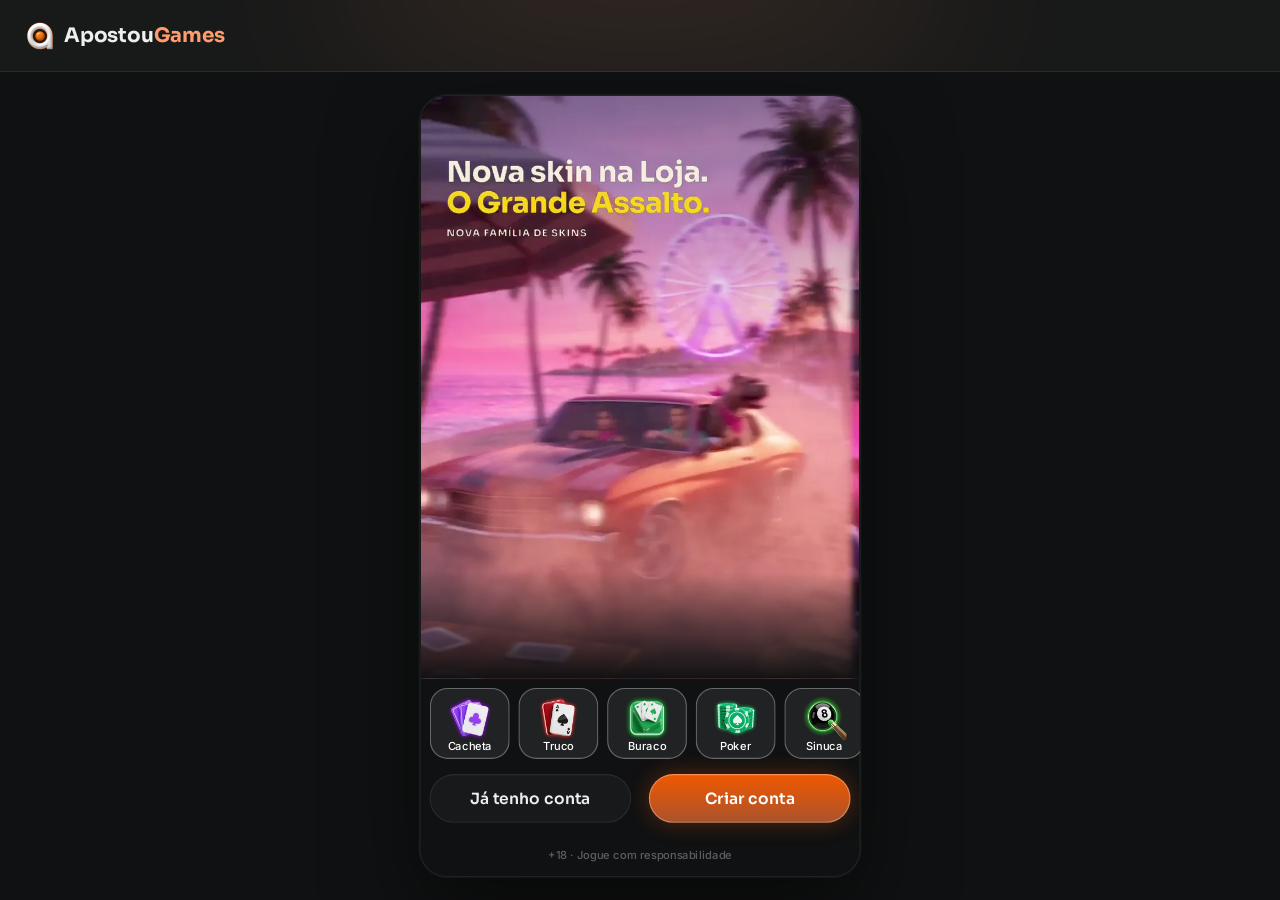
<file: index.html>
<!doctype html>
<html lang="pt-BR">
<head>
<meta charset="utf-8">
<meta name="viewport" content="width=device-width, initial-scale=1, viewport-fit=cover, user-scalable=no">
<meta name="robots" content="noindex, nofollow">
<meta name="theme-color" content="#141e2a">
<meta name="mobile-web-app-capable" content="yes">
<meta name="apple-mobile-web-app-capable" content="yes">
<meta name="apple-mobile-web-app-status-bar-style" content="black-translucent">
<title>Apostou Games · protótipo</title>
<link rel="icon" href="assets/ui/logo_icon.webp">
<link rel="preconnect" href="https://fonts.googleapis.com">
<link rel="preconnect" href="https://fonts.gstatic.com" crossorigin>
<link rel="stylesheet" href="https://fonts.googleapis.com/css2?family=Inter:wght@400;500;600;700&family=Sora:wght@600;700;800&display=swap">
<link rel="stylesheet" href="css/tokens.css?v=apostou-11261814">
<link rel="stylesheet" href="css/ui.css?v=apostou-11261814">
<link rel="stylesheet" href="css/screens.css?v=apostou-11261814">
<link rel="stylesheet" href="css/game.css?v=apostou-11261814">
<link rel="stylesheet" href="css/desk.css?v=apostou-11261814">
<link rel="stylesheet" href="css/missoes.css?v=apostou-11261814">
</head>
<body>
<svg width="0" height="0" style="position:absolute" aria-hidden="true">
  <defs><clipPath id="hexclip" clipPathUnits="objectBoundingBox"><path id="hexpath" d=""/></clipPath></defs>
  <symbol id="s-E" viewBox="0 0 16 20"><path d="M8 0C5 4 0 7.5 0 11.5C0 14 2 16 4.5 16C5.7 16 6.8 15.5 7.5 14.7C7.3 16.6 6.5 18.3 5 20H11C9.5 18.3 8.7 16.6 8.5 14.7C9.2 15.5 10.3 16 11.5 16C14 16 16 14 16 11.5C16 7.5 11 4 8 0Z"/></symbol>
  <symbol id="s-C" viewBox="0 0 20 18.4"><path d="M10 18.35L8.55 17.03C3.4 12.36 0 9.28 0 5.5C0 2.420 2.42 0 5.5 0C7.24 0 8.91 0.81 10 2.09C11.09 0.81 12.76 0 14.5 0C17.58 0 20 2.42 20 5.5C20 9.28 16.6 12.36 11.45 17.04L10 18.35Z"/></symbol>
  <symbol id="s-O" viewBox="0 0 15 20"><path d="M7.5 0L15 10L7.5 20L0 10L7.5 0Z"/></symbol>
  <symbol id="s-P" viewBox="0 0 18 18.5"><path d="M9 0C11.3 0 13.2 1.9 13.2 4.2C13.2 5 13 5.7 12.6 6.3C13 6.2 13.4 6.1 13.8 6.1C16.1 6.1 18 8 18 10.3C18 12.6 16.1 14.5 13.8 14.5C12.5 14.5 11.3 13.9 10.5 12.9C10.7 14.9 11.6 16.8 13.1 18.5H4.9C6.4 16.8 7.3 14.9 7.5 12.9C6.7 13.9 5.5 14.5 4.2 14.5C1.9 14.5 0 12.6 0 10.3C0 8 1.9 6.1 4.2 6.1C4.6 6.1 5 6.2 5.4 6.3C5 5.7 4.8 5 4.8 4.2C4.8 1.9 6.7 0 9 0Z"/></symbol>
  <symbol id="i-copy" viewBox="0 0 448 512"><path d="M208 0H332.1c12.7 0 24.9 5.1 33.9 14.1l67.9 67.9c9 9 14.1 21.2 14.1 33.9V336c0 26.5-21.5 48-48 48H208c-26.5 0-48-21.5-48-48V48c0-26.5 21.5-48 48-48zM48 128h80v64H64V448H256V416h64v48c0 26.5-21.5 48-48 48H48c-26.5 0-48-21.5-48-48V176c0-26.5 21.5-48 48-48z"/></symbol>
  <symbol id="i-share" viewBox="0 0 448 512"><path d="M352 224c53 0 96-43 96-96s-43-96-96-96s-96 43-96 96c0 4 .2 8 .7 11.9l-94.1 47C145.4 170.2 121.9 160 96 160c-53 0-96 43-96 96s43 96 96 96c25.9 0 49.4-10.2 66.6-26.9l94.1 47c-.5 3.9-.7 7.8-.7 11.9c0 53 43 96 96 96s96-43 96-96s-43-96-96-96c-25.9 0-49.4 10.2-66.6 26.9l-94.1-47c.5-3.9 .7-7.8 .7-11.9s-.2-8-.7-11.9l94.1-47C302.6 213.8 326.1 224 352 224z"/></symbol>
  <symbol id="i-wa" viewBox="0 0 448 512"><path d="M380.9 97.1C339 55.1 283.2 32 223.9 32c-122.4 0-222 99.6-222 222 0 39.1 10.2 77.3 29.6 111L0 480l117.7-30.9c32.4 17.7 68.9 27 106.1 27h.1c122.3 0 224.1-99.6 224.1-222 0-59.3-25.2-115-67.1-157zm-157 341.6c-33.2 0-65.7-8.9-94-25.7l-6.7-4-69.8 18.3L72 359.2l-4.4-7c-18.5-29.4-28.2-63.3-28.2-98.2 0-101.7 82.8-184.5 184.6-184.5 49.3 0 95.6 19.2 130.4 54.1 34.8 34.9 56.2 81.2 56.1 130.5 0 101.8-84.9 184.6-186.6 184.6zm101.2-138.2c-5.5-2.8-32.8-16.2-37.9-18-5.1-1.9-8.8-2.8-12.5 2.8-3.7 5.6-14.3 18-17.6 21.8-3.2 3.7-6.5 4.2-12 1.4-32.6-16.3-54-29.1-75.5-66-5.7-9.8 5.7-9.1 16.3-30.3 1.8-3.7.9-6.9-.5-9.7-1.4-2.8-12.5-30.1-17.1-41.2-4.5-10.8-9.1-9.3-12.5-9.5-3.2-.2-6.9-.2-10.6-.2-3.7 0-9.7 1.4-14.8 6.9-5.1 5.6-19.4 19-19.4 46.3 0 27.3 19.9 53.7 22.6 57.4 2.8 3.7 39.1 59.7 94.8 83.8 35.2 15.2 49 16.5 66.6 13.9 10.7-1.6 32.8-13.4 37.4-26.4 4.6-13 4.6-24.1 3.2-26.4-1.3-2.5-5-3.9-10.5-6.6z"/></symbol>
  <symbol id="i-pen" viewBox="0 0 512 512"><path d="M362.7 19.3L314.3 67.7 444.3 197.7l48.4-48.4c25-25 25-65.5 0-90.5L453.3 19.3c-25-25-65.5-25-90.5 0zm-71 71L58.6 323.5c-10.4 10.4-18 23.3-22.2 37.4L1 481.2C-1.5 489.7 .8 498.8 7 505s15.3 8.5 23.7 6.1l120.3-35.4c14.1-4.2 27-11.8 37.4-22.2L421.7 220.3 291.7 90.3z"/></symbol>
  <symbol id="i-plus" viewBox="0 0 448 512"><path d="M256 80c0-17.7-14.3-32-32-32s-32 14.3-32 32v144H48c-17.7 0-32 14.3-32 32s14.3 32 32 32h144v144c0 17.7 14.3 32 32 32s32-14.3 32-32V288h144c17.7 0 32-14.3 32-32s-14.3-32-32-32H256V80z"/></symbol>
  <symbol id="i-chev-l" viewBox="0 0 320 512"><path d="M9.4 233.4c-12.5 12.5-12.5 32.8 0 45.3l192 192c12.5 12.5 32.8 12.5 45.3 0s12.5-32.8 0-45.3L77.3 256 246.6 86.6c12.5-12.5 12.5-32.8 0-45.3s-32.8-12.5-45.3 0l-192 192z"/></symbol>
  <symbol id="i-chev-r" viewBox="0 0 320 512"><path d="M310.6 233.4c12.5 12.5 12.5 32.8 0 45.3l-192 192c-12.5 12.5-32.8 12.5-45.3 0s-12.5-32.8 0-45.3L242.7 256 73.4 86.6c-12.5-12.5-12.5-32.8 0-45.3s32.8-12.5 45.3 0l192 192z"/></symbol>
  <symbol id="i-chev-l-light" viewBox="0 0 320 512"><path d="M20.7 267.3c-6.2-6.2-6.2-16.4 0-22.6l192-192c6.2-6.2 16.4-6.2 22.6 0s6.2 16.4 0 22.6L54.6 256 235.3 436.7c6.2 6.2 6.2 16.4 0 22.6s-16.4 6.2-22.6 0l-192-192z"/></symbol>
  <symbol id="i-chev-r-light" viewBox="0 0 320 512"><path d="M299.3 244.7c6.2 6.2 6.2 16.4 0 22.6l-192 192c-6.2 6.2-16.4 6.2-22.6 0s-6.2-16.4 0-22.6L265.4 256 84.7 75.3c-6.2-6.2-6.2-16.4 0-22.6s16.4-6.2 22.6 0l192 192z"/></symbol>
  <symbol id="i-x" viewBox="0 0 384 512"><path d="M324.5 411.1c6.2 6.2 16.4 6.2 22.6 0s6.2-16.4 0-22.6L214.6 256 347.1 123.5c6.2-6.2 6.2-16.4 0-22.6s-16.4-6.2-22.6 0L192 233.4 59.5 100.9c-6.2-6.2-16.4-6.2-22.6 0s-6.2 16.4 0 22.6L169.4 256 36.9 388.5c-6.2 6.2-6.2 16.4 0 22.6s16.4 6.2 22.6 0L192 278.6 324.5 411.1z"/></symbol>
  <symbol id="i-search" viewBox="0 0 512 512"><path d="M384 208A176 176 0 1 0 32 208a176 176 0 1 0 352 0zM343.3 366C307 397.2 259.7 416 208 416C93.1 416 0 322.9 0 208S93.1 0 208 0S416 93.1 416 208c0 51.7-18.8 99-50 135.3L507.3 484.7c6.2 6.2 6.2 16.4 0 22.6s-16.4 6.2-22.6 0L343.3 366z"/></symbol>
  <symbol id="i-check" viewBox="0 0 512 512"><path d="M256 512A256 256 0 1 0 256 0a256 256 0 1 0 0 512zM369 209L241 337c-9.4 9.4-24.6 9.4-33.9 0l-64-64c-9.4-9.4-9.4-24.6 0-33.9s24.6-9.4 33.9 0l47 47L335 175c9.4-9.4 24.6-9.4 33.9 0s9.4 24.6 0 33.9z"/></symbol>
  <symbol id="i-eye" viewBox="0 0 576 512"><path d="M288 32c-80.8 0-145.5 36.8-192.6 80.6C48.6 156 17.3 208 2.5 243.7c-3.3 7.9-3.3 16.7 0 24.6C17.3 304 48.6 356 95.4 399.4C142.5 443.2 207.2 480 288 480s145.5-36.8 192.6-80.6c46.8-43.5 78.1-95.4 93-131.1c3.3-7.9 3.3-16.7 0-24.6c-14.9-35.7-46.2-87.7-93-131.1C433.5 68.8 368.8 32 288 32zM144 256a144 144 0 1 1 288 0 144 144 0 1 1 -288 0zm144-64c0 35.3-28.7 64-64 64c-7.1 0-13.9-1.2-20.3-3.3c-5.5-1.8-11.9 1.6-11.7 7.4c.3 6.9 1.3 13.8 3.2 20.7c13.7 51.2 66.4 81.6 117.6 67.9s81.6-66.4 67.9-117.6c-11.1-41.5-47.8-69.4-88.6-71.1c-5.8-.2-9.2 6.1-7.4 11.7c2.1 6.4 3.3 13.2 3.3 20.3z"/></symbol>
  <symbol id="i-send" viewBox="0 0 512 512"><path d="M498.1 5.6c10.1 7 15.4 19.1 13.5 31.2l-64 416c-1.5 9.7-7.4 18.2-16 23s-18.9 5.4-28 1.6L284 427.7l-68.5 74.1c-8.9 9.7-22.9 12.9-35.2 8.1S160 493.2 160 480V396.4c0-4 1.5-7.8 4.2-10.7L331.8 202.8c5.8-6.3 5.6-16-.4-22s-15.7-6.4-22-.7L106 360.8 17.7 316.6C7.1 311.3 .3 300.7 0 288.9s5.9-22.8 16.1-28.7l448-256c10.7-6.1 23.9-5.5 34 1.4z"/></symbol>
  <symbol id="i-star" viewBox="0 0 576 512"><path d="M316.9 18C311.6 7 300.4 0 288.1 0s-23.4 7-28.8 18L195 150.3 51.4 171.5c-12 1.8-22 10.2-25.7 21.7s-.7 24.2 7.9 32.7L137.8 329 113.2 474.7c-2 12 3 24.2 12.9 31.3s23 8 33.8 2.3l128.3-68.5 128.3 68.5c10.8 5.7 23.9 4.9 33.8-2.3s14.9-19.3 12.9-31.3L438.5 329 542.7 225.9c8.6-8.5 11.7-21.2 7.9-32.7s-13.7-19.9-25.7-21.7L381.2 150.3 316.9 18z"/></symbol>
  <symbol id="i-star-o" viewBox="0 0 576 512"><path d="M287.9 0c9.2 0 17.6 5.2 21.6 13.5l68.6 141.3 153.2 22.6c9 1.3 16.5 7.6 19.3 16.3s.5 18.1-5.9 24.5L433.6 328.4l26.2 155.6c1.5 9-2.2 18.1-9.7 23.5s-17.3 6-25.3 1.7l-137-73.2L151 509.1c-8.1 4.3-17.9 3.7-25.3-1.7s-11.2-14.5-9.7-23.5l26.2-155.6L31.1 218.2c-6.5-6.4-8.7-15.9-5.9-24.5s10.3-14.9 19.3-16.3l153.2-22.6L266.3 13.5C270.4 5.2 278.7 0 287.9 0zm0 79L235.4 187.2c-3.5 7.1-10.2 12.1-18.1 13.3L99 217.9 184.9 303c5.5 5.5 8.1 13.3 6.8 21L171.4 443.7l105.2-56.2c7.1-3.8 15.6-3.7 22.6 0l105.2 56.2L384.2 324.1c-1.3-7.7 1.2-15.5 6.8-21l85.9-85.1L358.6 200.5c-7.8-1.2-14.6-6.1-18.1-13.3L287.9 79z"/></symbol>
</svg>

<!-- desktop (js/desk.js): header largo, menu e chat ao vivo em volta da coluna 9:16 -->
<header class="dkh" id="dkh"></header>
<aside class="dkl" id="dkl" aria-label="Menu"></aside>
<aside class="dkr" id="dkr" aria-label="Chat ao vivo"></aside>

<div class="stage-wrap"><div class="phone" id="phone">
  <div class="status" aria-hidden="true"><span>9:41</span><span class="island"></span>
    <span class="icons"><svg width="18" height="12" viewBox="0 0 18 12" fill="#fff"><rect x="0" y="8" width="3" height="4" rx="1"/><rect x="5" y="5.5" width="3" height="6.5" rx="1"/><rect x="10" y="3" width="3" height="9" rx="1"/><rect x="15" y="0" width="3" height="12" rx="1"/></svg><svg width="16" height="12" viewBox="0 0 16 12" fill="#fff"><path d="M8 2.2c2.3 0 4.4.9 6 2.4l1.1-1.1A10 10 0 0 0 8 .6 10 10 0 0 0 .9 3.5L2 4.6a8.4 8.4 0 0 1 6-2.4zm0 3.3c1.4 0 2.7.5 3.7 1.4l1.1-1.1A7 7 0 0 0 8 3.9a7 7 0 0 0-4.8 1.9l1.1 1.1c1-.9 2.3-1.4 3.7-1.4zm0 3.3c.6 0 1.1.2 1.5.6L8 11 6.5 9.4c.4-.4.9-.6 1.5-.6z"/></svg><svg width="27" height="13" viewBox="0 0 27 13" fill="none"><rect x=".5" y=".5" width="23" height="12" rx="3.5" stroke="#fff" opacity=".4"/><rect x="2" y="2" width="20" height="9" rx="2" fill="#fff"/><rect x="25" y="4.5" width="1.6" height="4" rx=".8" fill="#fff" opacity=".4"/></svg></span>
  </div>
  <div class="app" id="app">
    <!-- telas do app (renderizadas pelo js/screens.js) -->
    <section class="scr" id="view"></section>

    <!-- tela de jogo: os motores (js/games.js) desenham dentro dela -->
    <section class="scr game-scr" id="scr-game" hidden>
      <header class="hud" id="hud"></header>
      <div class="jogo" id="jogo"><div class="board" id="board"></div></div>
      <nav class="mnav" id="mnav">
        <button data-g="voltar"><span class="back"><svg><use href="#i-chev-l-light"/></svg></span><span>Voltar</span></button>
        <button data-g="chat"><img class="ic" src="assets/icons/chat.webp" alt=""><span>Chat</span></button>
        <button data-g="mesa"><img class="ic" src="assets/icons/friends.webp" alt=""><span>Mesa</span></button>
        <button data-g="voz"><img class="ic" id="micIco" src="assets/icons/microphone-off.webp" alt=""><span>Voz</span></button>
        <button data-g="ajustes"><img class="ic" src="assets/icons/gear.webp" alt=""><span>Ajustes</span></button>
      </nav>
    </section>

    <div class="toast" id="toast"><span class="hint-pill" id="toastTxt"></span></div>
    <div id="sheet"></div>
    <div id="overlay"></div>
  </div>
</div></div>

<script src="js/core.js?v=apostou-11261814"></script>
<script src="js/ui.js?v=apostou-11261814"></script>
<script src="js/screens.js?v=apostou-11261814"></script>
<script src="js/loja.js?v=apostou-11261814"></script>
<script src="js/social.js?v=apostou-11261814"></script>
<script src="js/torneios.js?v=apostou-11261814"></script>
<script src="js/sala.js?v=apostou-11261814"></script>
<script src="js/missoes.js?v=apostou-11261814"></script>
<script src="js/games.js?v=apostou-11261814"></script>
<script src="js/sinuca.js?v=apostou-11261814"></script>
<script src="js/desk.js?v=apostou-11261814"></script>
<script src="js/boot.js?v=apostou-11261814"></script>
</body>
</html>
</file>
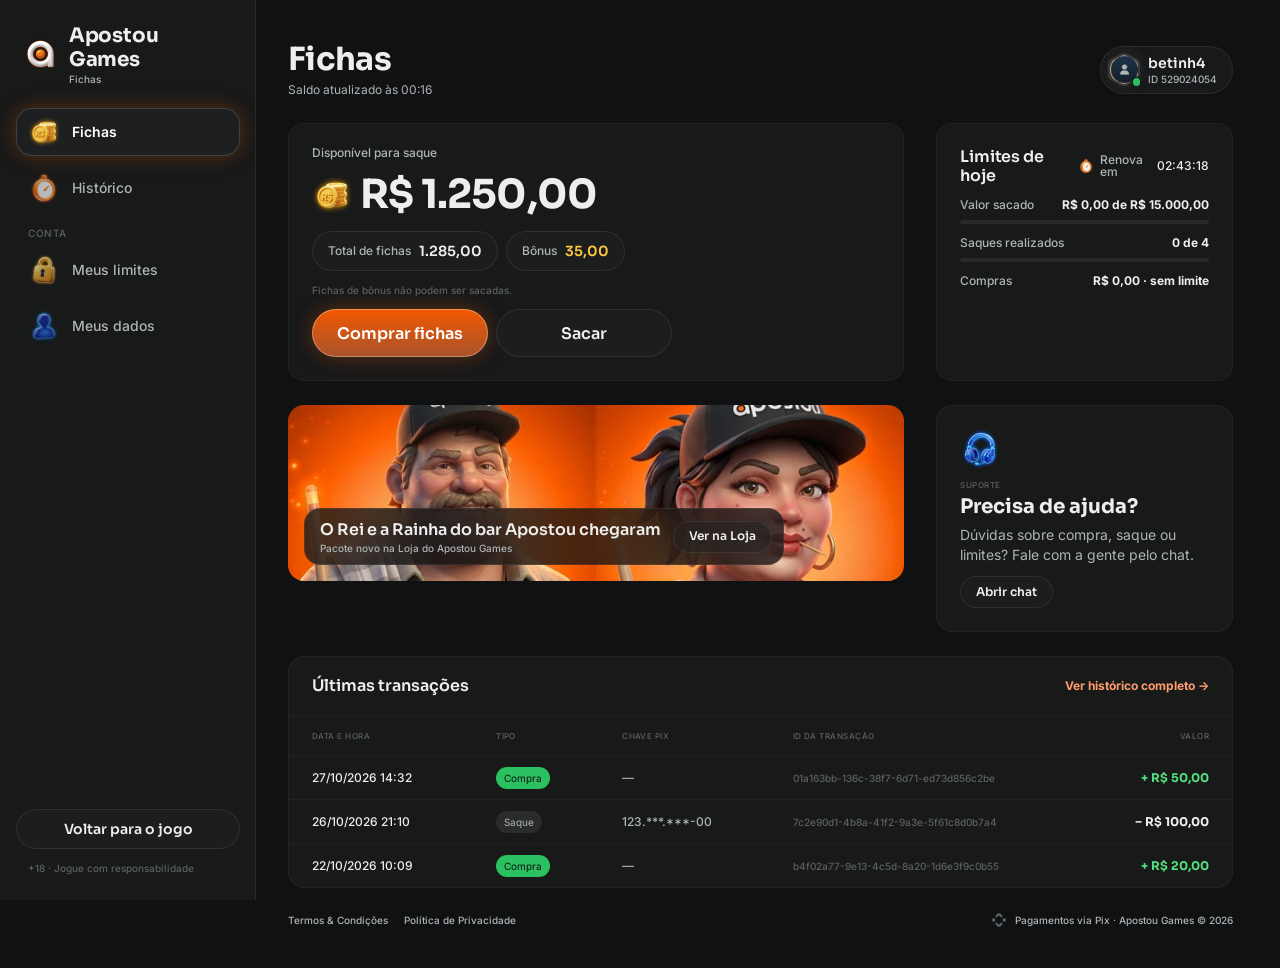
<file: fichas/index.html>
<!doctype html>
<html lang="pt-BR">
<head>
<meta charset="utf-8">
<meta name="viewport" content="width=device-width, initial-scale=1, viewport-fit=cover">
<meta name="robots" content="noindex, nofollow">
<meta name="theme-color" content="#101112">
<title>Fichas · Apostou Games</title>
<link rel="icon" href="../assets/ui/logo_icon.webp">
<link rel="preconnect" href="https://fonts.googleapis.com">
<link rel="preconnect" href="https://fonts.gstatic.com" crossorigin>
<link rel="stylesheet" href="https://fonts.googleapis.com/css2?family=Inter:wght@400;500;600;700&family=Sora:wght@600;700;800&display=swap">
<link rel="stylesheet" href="../css/tokens.css?v=20261119a">
<link rel="stylesheet" href="../css/ui.css?v=20261119a">
<link rel="stylesheet" href="fichas.css?v=20261119a">
</head>
<body>
<svg width="0" height="0" style="position:absolute" aria-hidden="true">
  <defs><clipPath id="hexclip" clipPathUnits="objectBoundingBox"><path id="hexpath" d=""/></clipPath></defs>
  <symbol id="i-chev-l-light" viewBox="0 0 320 512"><path d="M20.7 267.3c-6.2-6.2-6.2-16.4 0-22.6l192-192c6.2-6.2 16.4-6.2 22.6 0s6.2 16.4 0 22.6L54.6 256 235.3 436.7c6.2 6.2 6.2 16.4 0 22.6s-16.4 6.2-22.6 0l-192-192z"/></symbol>
  <symbol id="i-x" viewBox="0 0 384 512"><path d="M324.5 411.1c6.2 6.2 16.4 6.2 22.6 0s6.2-16.4 0-22.6L214.6 256 347.1 123.5c6.2-6.2 6.2-16.4 0-22.6s-16.4-6.2-22.6 0L192 233.4 59.5 100.9c-6.2-6.2-16.4-6.2-22.6 0s-6.2 16.4 0 22.6L169.4 256 36.9 388.5c-6.2 6.2-6.2 16.4 0 22.6s16.4 6.2 22.6 0L192 278.6 324.5 411.1z"/></symbol>
  <symbol id="i-check" viewBox="0 0 448 512"><path d="M438.6 105.4c12.5 12.5 12.5 32.8 0 45.3l-256 256c-12.5 12.5-32.8 12.5-45.3 0l-128-128c-12.5-12.5-12.5-32.8 0-45.3s32.8-12.5 45.3 0L160 338.7 393.4 105.4c12.5-12.5 32.8-12.5 45.3 0z"/></symbol>
  <symbol id="i-copy" viewBox="0 0 448 512"><path d="M208 0H332.1c12.7 0 24.9 5.1 33.9 14.1l67.9 67.9c9 9 14.1 21.2 14.1 33.9V336c0 26.5-21.5 48-48 48H208c-26.5 0-48-21.5-48-48V48c0-26.5 21.5-48 48-48zM48 128h80v64H64V448H256V416h64v48c0 26.5-21.5 48-48 48H48c-26.5 0-48-21.5-48-48V176c0-26.5 21.5-48 48-48z"/></symbol>
  <symbol id="i-pix" viewBox="0 0 24 24"><path d="M6.1 6.3 10.1 2.3a2.7 2.7 0 0 1 3.8 0l4 4-2.3 2.3-2.9-2.9a1 1 0 0 0-1.4 0L8.4 8.6 6.1 6.3zm11.8 11.4-4 4a2.7 2.7 0 0 1-3.8 0l-4-4 2.3-2.3 2.9 2.9a1 1 0 0 0 1.4 0l2.9-2.9 2.3 2.3zM2.3 10.1l1.6-1.6L7.4 12l-3.5 3.5-1.6-1.6a2.7 2.7 0 0 1 0-3.8zm19.4 0a2.7 2.7 0 0 1 0 3.8l-1.6 1.6-3.5-3.5 3.5-3.5 1.6 1.6z"/></symbol>
</svg>

<div class="fx">
  <aside class="side" id="side" aria-label="Menu"></aside>
  <div class="main">
    <header class="mtop" id="mtop"></header>
    <main class="page" id="page"></main>
    <footer class="foot" id="foot"></footer>
  </div>
</div>
<div class="veil" id="veil" hidden><section class="drawer" id="drawer" role="dialog" aria-modal="true"></section></div>
<div class="toast" id="toast"><span class="hint-pill" id="toastTxt"></span></div>

<script src="fichas.js?v=20261119a"></script>
</body>
</html>
</file>
<file: css/tokens.css>
/* Apostou Games · tokens do DS EstrelaGames (Rjx31bgpOt4m1U8DVKyWtd · modo Apostou Games), valores resolvidos 1:1 */
:root{
  color-scheme: dark;
  /* background */
  --bg-default:#101112; --bg-subtle:#181919; --bg-strong:#212223; --bg-raised:#28292a; --bg-inset:#010101; --bg-highlight:#ffffff14; --bg-chrome:#181919; --bg-divider:#28292a; --bg-band:#00000052;
  --bga-default-50:#10111280; --bga-default-75:#101112bf; --bga-subtle-50:#18191980; --bga-subtle-75:#181919bf;
  --bga-strong-25:#21222340; --bga-strong-50:#21222380; --bga-strong-75:#212223bf;
  --bga-secondary-16:#ff9c6d29; --bga-secondary-32:#ff9c6d52; --bga-accent-12:#ffc8411f;
  /* border */
  --border-muted:#ffffff14; --border-default:#212223; --border-strong:#383a3b; --border-focus:#f15800;
  --border-hl-top:#ffffff29; --border-gold-top:#ffdbc9e5; --border-gold-bottom:#f158005c;
  /* text */
  --text-default:#edeeee; --text-muted:#b0b4b6; --text-link:#ff9c6d; --text-subtle:#5d6062; --text-disabled:#454849;
  --text-brand:#ff9c6d; --text-success:#52de7e; --text-error:#ff6b6e; --text-prize:#ffc841;
  --text-on-color:#ffffff; --text-on-color-muted:#ffffffd9; --text-on-color-subtle:#ffffffb2; --text-on-light:#101112;
  /* system */
  --sys-info:#ff6500; --sys-success:#2cc160; --sys-success-strong:#8cf0a9; --sys-warning:#ffbe2e; --sys-error:#ef4452;
  --sysa-success-25:#2cc16040; --sysa-error-25:#ef445240; --sysa-info-25:#3b74f540;
  --notification-error:#ef4452;
  /* effects */
  --hl-subtle:#ffffff29; --hl:#ffffff52; --hl-strong:#ffffff7a;
  --shadow-faint:#0000001f; --shadow-subtle:#0000003d; --shadow:#00000066; --shadow-strong:#00000080;
  --glow-info:#f1580052; --glow-accent:#ffbe2e52; --glow-success:#52de7ea3; --glow-gold:#ff9c6d52; --glow-blue:#ff9c6d; --glow-red:#ff6b6e;
  /* surfaces */
  --surface-card-top:#181919; --surface-card-bottom:#101112; --surface-elevated-top:#28292a; --surface-elevated-bottom:#181919;
  /* buttons */
  --btn-primary-top:#f15800; --btn-primary-bg:#a9532c; --btn-secondary-border:#ff6500;
  --btn-disabled-top:#28292a; --btn-disabled-bg:#28292a; --btn-disabled-text:#454849;
  /* tabs */
  --tab-default-text:#b0b4b6; --tab-container:#212223; --input-border:#212223;
  --tab-padrao:#f15800; --tab-padrao-tint:#f158003d; --tab-rosa:#e93d82; --tab-rosa-tint:#e93d823d;
  /* games */
  --game-truco:#e5484d; --game-paulista:#3b74f5; --game-cacheta:#8752f2; --game-tranca:#2cc160; --game-buraco:#1f9a4a;
  --game-poker:#0fa968; --game-sinuca:#2fa35a; --game-todos:#ff6500; --game-domino:#14b8a6; --game-dama:#f76b15; --game-xadrez:#5b6cff;
  --game-paulista-tint:#3b74f53d; --game-truco-tint:#e5484d3d; --game-cacheta-tint:#8752f23d; --game-buraco-tint:#1f9a4a3d; --game-poker-tint:#0fa9683d; --game-sinuca-tint:#2fa35a3d;
  /* crew */
  --crew-engenheiro:#4fb3ff; --crew-comandante:#f5c542; --crew-piloto:#ff5a36; --crew-navegador:#e86bff; --crew-explorador:#4dffb8;
  --crew-bar:#ff9f43; --crew-reis:#34d399; --crew-nobru:#3d8bff; --crew-inhui:#ff4fb0;
  /* famílias da página Skins (mesma cor da chamada do Truco) */
  --crew-laje:#ff7f50; --crew-portaria:#3ddc84; --crew-live:#b45cff; --crew-feira:#ffa62b; --crew-navalha:#ff4fb0; --crew-varzea:#5be37d; --crew-oficina:#3db8ff; --crew-posto:#ff3b4a; --crew-fliper:#a45cff; --crew-grau:#4fa3ff; --crew-palpite:#f2b233; --crew-assalto:#ff4fa3;
  /* stake / table */
  --stake-padrao-top:#6c3015; --stake-padrao-bottom:#361b0f; --stake-iniciante-top:#1f9a4a; --stake-iniciante-bottom:#1f502c;
  --table-card-top:#1f5a4a; --table-card-bottom:#0f2e2a; --table-stake:#ffc841;
  --plus-bg:#52de7e; --plus-icon:#101112;
  --btn-success-top:#52de7e; --btn-success-bg:#1f9a4a; /* DS button-glass ☰ Type=Success (Comprar) */
  /* cards */
  --card-face:#ffffff; --card-border:#9ea2a4; --suit-red:#c72c3d; --suit-black:#141922; --back-top:#844023; --back-bottom:#4d1901;
  /* seat timer */
  --seat-timer-track:#ffffff1f; --seat-timer:#ff6500;
  /* type */
  --f-display:"Sora", "Inter", system-ui, sans-serif;
  --f-ui:"Inter", system-ui, -apple-system, sans-serif;
  --f-call:"Industry", "Sora", sans-serif;
  /* marca · Apostou Games (sobrescreve) */
  --back-top:#844023; --back-bottom:#4d1901; --btn-primary-text:#ffffff; --crew-nobru:#FF6500; --crew-inhui:#FF6500; --crew-rainhaapostou:#FF9C6D;
}
/* estilos de texto do DS */
.t-d3xl{font:700 64px/1.2 var(--f-display);letter-spacing:-.02em}
.t-d2xl{font:700 48px/1.2 var(--f-display);letter-spacing:-.02em}
.t-dxl{font:700 40px/1.2 var(--f-display);letter-spacing:-.02em}
.t-dl{font:700 32px/1.2 var(--f-display);letter-spacing:-.02em}
.t-dm{font:700 24px/1.2 var(--f-display);letter-spacing:-.01em}
.t-ds{font:700 20px/1.2 var(--f-display);letter-spacing:-.01em}
.t-dxs{font:600 16px/1.2 var(--f-display)}
.t-d2xs{font:600 14px/1.2 var(--f-display)}
.t-d3xs{font:600 12px/1.2 var(--f-display)}
.t-hm{font:700 20px/1.2 var(--f-ui)}
.t-ll{font:500 16px/1 var(--f-ui)} .t-lm{font:500 14px/1 var(--f-ui)} .t-ls{font:500 12px/1 var(--f-ui)} .t-lxs{font:500 10px/1 var(--f-ui)} .t-l2xs{font:500 8px/1 var(--f-ui)}
.t-link{font:700 12px/1.5 var(--f-ui)}
.t-p2xl{font:400 20px/1.5 var(--f-ui)} .t-pm{font:400 14px/1.5 var(--f-ui)} .t-ps{font:400 12px/1.5 var(--f-ui)}
</file>
<file: css/ui.css>
/* EstrelaGames · base + componentes do DS (Apple Gamer Style · Glass). Medidas 1:1 com o Figma (frame 375). */
*{box-sizing:border-box}
html,body{height:100%;margin:0}
body{background:#05080c;color:var(--text-default);font-family:var(--f-ui);-webkit-font-smoothing:antialiased;overflow:hidden;-webkit-text-size-adjust:100%}
button{font:inherit;color:inherit;border:0;background:none;padding:0;margin:0;cursor:pointer;-webkit-tap-highlight-color:transparent;text-align:inherit}
button:focus-visible,[role="button"]:focus-visible{outline:2px solid var(--border-focus);outline-offset:2px}
/* cards clicáveis são div[role=button]: o WebKit (iPhone) não estica os filhos de um <button> com flex */
[role="button"]{cursor:pointer;-webkit-tap-highlight-color:transparent;-webkit-user-select:none;user-select:none;outline:0}
input{font:inherit;color:inherit;border:0;background:none;outline:0;padding:0;margin:0;min-width:0}
img,video{display:block;max-width:100%;user-select:none;-webkit-user-drag:none}
video::-webkit-media-controls,video::-webkit-media-controls-start-playback-button,video::-webkit-media-controls-overlay-play-button{display:none!important;-webkit-appearance:none} /* sem botão de play: os vídeos são fundo */
svg{display:block}
[hidden]{display:none!important}
.ic{flex:none;object-fit:contain;pointer-events:none}

/* ---------- aparelho ---------- */
.stage-wrap{position:fixed;inset:0;display:flex;align-items:center;justify-content:center}
.phone{position:relative;width:375px;height:812px;background:var(--bg-subtle);overflow:hidden;border-radius:48px;box-shadow:0 0 0 10px #0c1016,0 0 0 11px #2a3340,0 40px 80px rgba(0,0,0,.6);transform-origin:center;display:flex;flex-direction:column}
.status{position:relative;flex:none;height:44px;display:flex;align-items:center;justify-content:space-between;padding:0 26px 0 32px;font:600 15px/1 var(--f-ui);background:var(--bg-subtle);z-index:60;pointer-events:none}
.status .island{position:absolute;left:50%;top:10px;width:118px;height:32px;margin-left:-59px;border-radius:20px;background:#000}
.status .icons{display:flex;gap:6px;align-items:center}
.app{position:relative;flex:1;min-height:0;overflow:hidden}
@media (max-width:520px){
  .phone{width:100vw;height:100vh;height:100dvh;border-radius:0;box-shadow:none;transform:none!important}
  .status{display:none}
  .app{padding-top:env(safe-area-inset-top,0px)}
}
.scr{position:absolute;inset:0;display:flex;flex-direction:column;background:var(--bg-subtle);overflow:hidden}
.app>.scr{top:env(safe-area-inset-top,0px)}
@media (min-width:521px){.app>.scr{top:0}}
.scroll{flex:1;min-height:0;overflow-y:auto;overflow-x:hidden;-webkit-overflow-scrolling:touch;scrollbar-width:none;overscroll-behavior:contain}
.scroll::-webkit-scrollbar,.hscroll::-webkit-scrollbar{display:none}
/* linha com rolagem lateral: sem clip, sangra até a borda da tela (regra Oct 26) */
.hscroll{display:flex;overflow-x:auto;overflow-y:visible;scrollbar-width:none;margin:0 -8px;padding:0 8px;scroll-padding:0 8px;-webkit-overflow-scrolling:touch}

/* ---------- ícones 3D ---------- */
.i16{width:16px;height:16px}.i20{width:20px;height:20px}.i24{width:24px;height:24px}.i28{width:28px;height:28px}.i32{width:32px;height:32px}.i36{width:36px;height:36px}.i40{width:40px;height:40px}.i48{width:48px;height:48px}

/* ---------- header-game (Mobile · Glass) ---------- */
.hdr{position:relative;flex:none;height:64px;display:flex;align-items:center;gap:4px;padding:8px 12px;background:var(--bg-subtle);overflow:hidden;z-index:20}
.hdr::before{content:"";position:absolute;left:48px;top:-70px;width:280px;height:140px;border-radius:50%;background:var(--glow-blue);filter:blur(60px);opacity:.15;pointer-events:none}
.hdr .side{position:relative;flex:1;min-width:0;display:flex;align-items:center;gap:4px}
.hdr .logo{width:24px;height:36px;display:grid;place-items:center;flex:none}
.hdr .logo img{width:25px;height:24px}
.cpill{flex:1;min-width:0;height:34px;display:flex;align-items:center;gap:2px;padding:4px;border-radius:999px;background:linear-gradient(90deg,#52de7e1a,#21222306),var(--bga-strong-50);box-shadow:inset 0 0 0 1px var(--border-muted);overflow:hidden}
.cpill.bonus{padding:4px 8px 4px 4px;background:linear-gradient(90deg,#21222306,#ffc8411a),var(--bga-strong-50)}
.cpill .ic{width:24px;height:24px}
.cpill .t{flex:1;min-width:0;display:flex;flex-direction:column;gap:2px;text-align:left}
.cpill .t small{font:500 8px/1 var(--f-ui);color:var(--text-muted)}
.cpill .t b{font:700 12px/10px var(--f-ui);color:var(--text-default);white-space:nowrap;overflow:hidden;text-overflow:ellipsis}
.cpill.bonus .t b{color:var(--text-prize)}
.cpill .plus{width:20px;height:20px;border-radius:10px;background:var(--plus-bg);display:grid;place-items:center;flex:none}
.cpill .plus svg{width:12px;height:12px;fill:var(--plus-icon)}
/* saldo com seta: abre o dropdown (DS header-game ◉ Expanded) */
.cpill .chev{width:20px;height:20px;display:grid;place-items:center;flex:none}
.cpill .chev svg{width:10px;height:10px;fill:var(--text-muted);transform:rotate(90deg);transition:transform .2s}
.cpill.open{box-shadow:inset 0 0 0 1px var(--border-strong)} .cpill.open .chev svg{transform:rotate(-90deg)}
.hdr .hbuy{flex:1;min-width:0}
/* dropdown do saldo (DS balance-panel) · celular: preso embaixo do header */
.baldrop{position:absolute;left:0;right:0;top:64px;bottom:0;z-index:45;background:var(--bga-default-75);animation:fade .15s both}
.balp{display:flex;flex-direction:column;gap:16px;max-height:100%;overflow:auto;padding:16px 16px 24px;background:var(--bg-subtle);border-radius:0 0 24px 24px;box-shadow:inset 0 -1px 0 var(--hl-subtle),0 16px 40px rgba(0,0,0,.4);animation:balIn .22s cubic-bezier(.2,.8,.2,1) both}
@keyframes balIn{from{transform:translateY(-12px);opacity:0}}
.balp .top{display:flex;justify-content:space-between;align-items:center}
.balp .top small{font:500 12px/1.2 var(--f-ui);color:var(--text-muted)}
.balp .tv{display:flex;align-items:center;gap:4px}
.balp .eye,.balp .x{display:grid;place-items:center;width:28px;height:28px}
.balp .eye svg{width:20px;height:20px;fill:var(--text-muted)}
.balp .x svg{width:12px;height:12px;fill:var(--text-muted);transform:rotate(-90deg)}
.balp .rows{display:flex;flex-direction:column;gap:12px}
.balp .kv{display:flex;justify-content:space-between;gap:12px;font:400 14px/1.4 var(--f-ui);color:var(--text-muted)}
.balp .kv b{font-weight:400;color:var(--text-default);font-variant-numeric:tabular-nums;text-align:right}
.balp hr{border:0;height:1px;background:var(--border-muted);margin:0}
.balp .acts{display:flex;gap:12px} .balp .acts .btn{flex:1}
/* Bônus Fidelidade (DS _loyalty-bonus): Resgatar quando tem valor · Juntando com a seta que abre as regras */
.fid{display:flex;flex-direction:column;gap:12px;padding:8px 12px 8px 8px;border-radius:24px;background:var(--bga-strong-50);box-shadow:inset 0 0 0 1px var(--border-muted)}
.fid.ready{flex-direction:row;align-items:center;gap:8px}
.fid .ic{width:28px;height:28px;flex:none}
.fid .t{flex:1;min-width:0;display:flex;flex-direction:column;gap:2px;text-align:left}
.fid .t b{font:400 14px/1.3 var(--f-ui);color:var(--text-default)}
.fid .t small{font:500 10px/1.2 var(--f-ui);color:var(--text-muted)}
.fid .v{font:400 14px/1 var(--f-ui);font-variant-numeric:tabular-nums}
.fid .row{display:flex;align-items:center;gap:8px;width:100%}
.fid .chev{width:20px;height:20px;display:grid;place-items:center;flex:none}
.fid .chev svg{width:10px;height:10px;fill:var(--text-muted);transform:rotate(90deg);transition:transform .2s}
.fid.open{border-radius:16px;padding:8px 12px 12px 8px} .fid.open .chev svg{transform:rotate(-90deg)}
.fid .more{display:flex;flex-direction:column;gap:12px}
.fid .wk{display:flex;flex-direction:column;gap:4px;padding:12px;border-radius:12px;background:var(--bga-default-50);box-shadow:inset 0 0 0 1px var(--border-muted)}
.fid .wk small{font:500 12px/1.2 var(--f-ui);color:var(--text-muted)}
.fid .wk b{font:700 20px/1.2 var(--f-display);color:var(--text-prize);font-variant-numeric:tabular-nums}
.fid p{margin:0;font:400 12px/1.5 var(--f-ui);color:var(--text-muted)}
.fid .kv{font-size:12px}
.hbell{position:relative;width:36px;height:36px;border-radius:18px;background:var(--bga-strong-50);box-shadow:inset 0 0 0 1px var(--border-muted);display:grid;place-items:center;flex:none}
.hbell .ic{width:28px;height:28px}
.hbell i{position:absolute;left:28px;top:0;width:8px;height:8px;border-radius:50%;background:var(--notification-error)}
.hbell i[hidden]{display:none}

/* ---------- header-avatar (hexágono com borda da tripulação) ---------- */
.hav{position:relative;display:inline-block;flex:none;width:var(--w,44px);height:var(--h,48px)}
.hav .gl{position:absolute;left:-4.5%;top:0;width:109%;aspect-ratio:1;border-radius:50%;background:var(--cc);filter:blur(calc(var(--w,44px) * .16));opacity:.45;pointer-events:none}
.hav .hx{position:absolute;inset:0;-webkit-clip-path:url(#hexclip);clip-path:url(#hexclip);background:var(--cc)}
.hav .hx img{position:absolute;inset:2px;width:calc(100% - 4px);height:calc(100% - 4px);object-fit:cover;object-position:center top;-webkit-clip-path:url(#hexclip);clip-path:url(#hexclip);background:var(--bg-raised)}
.hav .on{position:absolute;left:77%;top:75%;width:23%;aspect-ratio:1;border-radius:50%;background:var(--sys-success);box-shadow:0 0 0 1.5px var(--bg-subtle)}
.hav.xs{--w:24px;--h:26px}.hav.s{--w:32px;--h:35px}.hav.m{--w:44px;--h:48px}.hav.l{--w:56px;--h:60px}
.hav.xs .hx img,.hav.s .hx img{inset:1.5px;width:calc(100% - 3px);height:calc(100% - 3px)}
.hav.empty{height:var(--w)}
.hav.empty .av0{position:absolute;inset:4.5%;width:91%;height:91%}
.hav.empty .add{position:absolute;left:63.6%;top:63.6%;width:27.3%;height:27.3%;border-radius:50%;background:var(--plus-bg);box-shadow:0 0 0 1.2px var(--bg-subtle);display:grid;place-items:center}
.hav.empty .add svg{width:58%;height:58%;fill:var(--plus-icon)}

/* ---------- avatar circular (avatar-estrela-games) ---------- */
.av{position:relative;display:inline-block;vertical-align:middle;flex:none;width:var(--s,48px);height:var(--s,48px);border-radius:50%;background:linear-gradient(180deg,var(--surface-elevated-top),var(--surface-elevated-bottom));box-shadow:inset 0 0 0 var(--bw,2px) #ffffff29}
.av img{position:absolute;inset:var(--bw,2px);width:calc(100% - 2*var(--bw,2px));height:calc(100% - 2*var(--bw,2px));border-radius:50%;object-fit:cover;object-position:center top}
.av.s{--s:32px;--bw:1px}.av.m{--s:48px;--bw:2px}.av.l{--s:80px;--bw:3px}.av.xl{--s:120px;--bw:4px}
.av .lvl{position:absolute;left:50%;bottom:-4px;transform:translateX(-50%);padding:1px 6px;border-radius:999px;background:var(--bg-raised);box-shadow:0 0 0 2px var(--bg-default);font:600 12px/14px var(--f-display);white-space:nowrap}
.av.empty .ph{position:absolute;inset:25%;width:50%;height:50%;fill:#ffffff52}
.av .addb{position:absolute;left:63.3%;top:63.3%;width:36.7%;height:36.7%;border-radius:50%;background:var(--plus-bg);display:grid;place-items:center;box-shadow:0 0 0 3px var(--bg-subtle)}
.av .addb svg{width:50%;height:50%;fill:#fff}

/* ---------- navbar-glass ---------- */
.nav{position:absolute;left:16px;right:16px;bottom:calc(12px + env(safe-area-inset-bottom,0px));height:64px;display:flex;align-items:stretch;padding:4px;border-radius:24px;background:var(--bga-strong-75);box-shadow:inset 0 0 0 1px var(--border-muted);-webkit-backdrop-filter:blur(24px);backdrop-filter:blur(24px);z-index:30}
.nav>button{position:relative;flex:1;min-width:0;display:flex;flex-direction:column;align-items:center;justify-content:center;border-radius:20px}
.nav>button .ic{width:32px;height:32px;opacity:.75}
.nav>button>span{font:500 10px/1 var(--f-ui);color:var(--text-subtle);white-space:nowrap}
.nav>button.on{flex:none;width:104px;justify-content:flex-end;gap:2px;padding-bottom:6px;background:var(--bga-secondary-16);box-shadow:inset 0 0 0 1px var(--hl-subtle),0 0 20px var(--glow-info)}
.nav>button.on .ic{position:absolute;left:28px;top:-14px;width:48px;height:48px;opacity:1}
.nav>button.on .lr{width:100%;display:flex;align-items:center;justify-content:space-between;padding:0 8px}
.nav>button.on .lr span{font:500 10px/1 var(--f-ui);color:var(--text-on-color)}
.nav .lr i{width:16px;height:16px;display:grid;place-items:center}
.nav .lr svg{width:10px;height:16px;fill:var(--text-on-color)}

/* ---------- game-block ---------- */
.gb{position:relative;flex:none;width:72px;height:64px;border-radius:16px;display:flex;flex-direction:column;align-items:center;justify-content:center;padding:4px 0;background:var(--tab-container);box-shadow:inset 0 0 0 1px var(--hl);font:500 10px/1 var(--f-ui);color:var(--text-on-color);white-space:nowrap}
.gb .ic{width:40px;height:40px}
.gb.on{justify-content:flex-end;padding:0 0 6px;background:var(--gc);box-shadow:0 4px 12px var(--gs,transparent)}
.gb.on .ic{position:absolute;left:50%;top:-12px;width:60px;height:60px;margin-left:-30px}
.gb .lk{position:absolute;right:4px;top:4px;width:14px;height:14px;opacity:.8}
.gb.on .lk{display:none}
.games-row{gap:8px;padding-top:12px;margin-top:-12px}
.games-row .gb{width:72px}

/* ---------- tabs ---------- */
.tabs{display:flex;gap:2px;height:44px;padding:4px;border-radius:12px;background:var(--bg-raised);box-shadow:inset 0 0 0 1px var(--input-border)}
.tabs>button{position:relative;flex:1;min-width:0;height:34px;border-radius:8px;display:flex;align-items:center;justify-content:center;padding:8px 16px;font:500 12px/1 var(--f-ui);color:var(--tab-default-text);white-space:nowrap}
.tabs>button.on{background:var(--tc-tint);font:700 12px/18px var(--f-ui);color:var(--text-default)}
.tabs>button.on::after{content:"";position:absolute;left:50%;bottom:0;width:24px;height:3px;margin-left:-12px;border-radius:2px;background:var(--tc);box-shadow:0 0 8px var(--tc)}
.tabs>button .lk{font:500 9px/1 var(--f-ui);margin-left:4px;opacity:.7}
.tabs{--tc:var(--tab-padrao);--tc-tint:var(--tab-padrao-tint)}
.tabs.t-azul{--tc:var(--game-paulista);--tc-tint:var(--game-paulista-tint)}
.tabs.t-vermelha{--tc:var(--game-truco);--tc-tint:var(--game-truco-tint)}
.tabs.t-roxa{--tc:var(--game-cacheta);--tc-tint:var(--game-cacheta-tint)}
.tabs.t-verde{--tc:var(--game-buraco);--tc-tint:var(--game-buraco-tint)}
.tabs.t-rosa{--tc:var(--tab-rosa);--tc-tint:var(--tab-rosa-tint)}

/* ---------- button-glass ---------- */
.btn{display:inline-flex;align-items:center;justify-content:center;gap:8px;white-space:nowrap;transition:transform .12s,filter .12s;flex:none}
.btn:active{transform:scale(.97)}
.btn.l{height:48px;padding:0 24px;border-radius:24px;font:600 16px/1.2 var(--f-display)}
.btn.m{height:40px;padding:0 20px;border-radius:20px;font:600 14px/1.2 var(--f-display)}
.btn.s{height:32px;padding:0 16px;border-radius:16px;font:600 12px/1.2 var(--f-display)}
.btn.xl{height:56px;padding:0 24px;border-radius:28px;font:600 16px/1.2 var(--f-display)}
.btn.m44{height:44px;border-radius:22px}
.btn.pri{background:linear-gradient(180deg,var(--btn-primary-top),var(--btn-primary-bg));box-shadow:inset 0 0 0 1px var(--hl),0 0 20px var(--glow-info);color:var(--btn-primary-text)}
.btn.sec{background:var(--bga-strong-50);box-shadow:inset 0 0 0 1px var(--border-muted);color:var(--text-default)}
.btn.ok{background:linear-gradient(180deg,var(--btn-success-top),var(--btn-success-bg));box-shadow:inset 0 0 0 1px var(--hl),0 0 20px var(--glow-success);color:#fff}
.btn:disabled,.btn.dis{background:var(--btn-disabled-bg);box-shadow:none;color:var(--btn-disabled-text);pointer-events:none}
.btn.danger-txt{background:none;box-shadow:none;color:var(--text-error);font:500 14px/1 var(--f-ui)}
.btn.fill{flex:1;min-width:0}
.btn.wide{width:100%}
.btn .ic{width:20px;height:20px}

/* ---------- button-icon ---------- */
.bicon{width:40px;height:40px;border-radius:20px;display:grid;place-items:center;flex:none;background:var(--bga-strong-50);box-shadow:inset 0 0 0 1px var(--border-muted)}
.bicon .ic{width:24px;height:24px}
.bicon.s{width:32px;height:32px;border-radius:16px}.bicon.s .ic{width:20px;height:20px}
.bicon svg{width:14px;height:14px;fill:var(--text-default)}
.bicon.s28{width:28px;height:28px;border-radius:14px}.bicon.s28 svg{width:16px;height:16px}

/* ---------- tag ---------- */
.tag{display:inline-flex;align-items:center;gap:4px;padding:2px 8px;border-radius:999px;font:400 12px/18px var(--f-ui);white-space:nowrap;flex:none}
.tag.neutral{background:#ffffff14;color:var(--text-muted)}
.tag.gold{padding:3px 8px;background:#ff9c6d29;color:#fff;box-shadow:inset 0 0 0 1px #ffdbc98c}
.tag.success{background:var(--sys-success);color:var(--bg-default)}
.tag.danger{background:var(--sys-error);color:var(--text-default)}
.tag.info{background:var(--sys-info);color:var(--text-default)}
.tag.live{background:var(--sys-error);color:var(--text-default)}
.tag.beginner{background:var(--game-buraco);color:var(--text-default)}

/* ---------- section-title ---------- */
.stitle{display:flex;align-items:center;justify-content:space-between;gap:16px}
.stitle .tx{flex:1;min-width:0;display:flex;flex-direction:column;gap:2px}
.stitle b{font:700 20px/1.2 var(--f-display);letter-spacing:-.01em}
.stitle small{font:500 12px/1 var(--f-ui);color:var(--text-muted)}
.trow{display:flex;align-items:center;justify-content:space-between;gap:8px}
.trow b{font:600 14px/1.2 var(--f-display)}
.trow small{font:500 10px/1 var(--f-ui);color:var(--text-subtle)}

/* ---------- page-top ---------- */
.ptop{flex:none;display:flex;align-items:center;justify-content:space-between;gap:8px;padding:8px;min-height:45px}
.ptop .l{display:flex;align-items:center;gap:8px;min-width:0}
.ptop .back{width:28px;height:28px;border-radius:14px;display:grid;place-items:center;background:var(--bga-strong-50);box-shadow:inset 0 0 0 1px var(--border-muted);flex:none}
.ptop .back svg{width:10px;height:16px;fill:var(--text-default)}
.ptop .tx{display:flex;flex-direction:column;min-width:0}
.ptop .tx b{font:600 16px/1.2 var(--f-display);white-space:nowrap;overflow:hidden;text-overflow:ellipsis}
.ptop .tx small{display:flex;align-items:center;gap:4px;font:500 10px/1 var(--f-ui);color:var(--text-muted)}
.ptop .tx small i{width:6px;height:6px;border-radius:50%;background:var(--sys-success)}

/* ---------- input-search / input ---------- */
.search{display:flex;align-items:center;gap:8px;height:40px;padding:0 16px 0 12px;border-radius:20px;background:var(--bga-strong-50);box-shadow:inset 0 0 0 1px var(--border-muted)}
.search svg{width:16px;height:16px;fill:var(--text-muted);flex:none}
.search input{flex:1;font:500 12px/1 var(--f-ui);color:var(--text-default)}
.search input::placeholder{color:var(--text-muted)}
.field{display:flex;flex-direction:column;gap:8px}
.field>label{font:500 14px/1 var(--f-ui);color:var(--text-default)}
.field .box{display:flex;align-items:center;gap:8px;height:40px;padding:8px 12px;border-radius:12px;background:var(--bga-strong-50);box-shadow:inset 0 0 0 1px var(--border-muted)}
.field .box:focus-within{box-shadow:inset 0 0 0 1px var(--border-focus)}
.field .box input{flex:1;font:400 14px/1.5 var(--f-ui);color:var(--text-default)}
.field .box input::placeholder{color:var(--text-disabled)}
.field .box button svg{width:20px;height:20px;fill:var(--text-muted)}

/* ---------- otp ---------- */
.otp{display:flex;gap:8px;justify-content:center}
.otp .bx{width:48px;height:56px;border-radius:12px;background:#ffffff14;display:grid;place-items:center;font:700 24px/1.2 var(--f-display);color:var(--text-default);box-shadow:inset 0 0 0 1px var(--border-muted)}
.otp .bx.act{background:#ffffff1f;box-shadow:inset 0 0 0 2px var(--border-focus),0 0 12px var(--glow-info)}
.otp .bx.act::after{content:"";width:2px;height:24px;background:var(--border-focus);animation:blink 1s steps(1) infinite}
@keyframes blink{50%{opacity:0}}
.otp-in{position:absolute;opacity:0;pointer-events:none;width:1px;height:1px}

/* ---------- progress ---------- */
.prog{height:4px;border-radius:999px;background:#ffffff1f;overflow:hidden;flex:1}
.prog i{display:block;height:100%;border-radius:inherit;background:var(--tab-padrao);transition:width .3s}

/* ---------- stake-pill ---------- */
.stakes{position:relative;height:128px;overflow:hidden;margin:0 -8px}
.stakes .track{position:absolute;top:8px;left:50%;transform:translateX(-50%);display:flex;align-items:center;gap:8px;height:112px}
.sp{position:relative;flex:none;display:flex;flex-direction:column;border-radius:16px;padding:4px 4px 0;background:linear-gradient(180deg,var(--surface-elevated-top),var(--surface-card-bottom));box-shadow:inset 0 0 0 1px #ffffff29,0 16px 40px var(--shadow);transition:width .25s,height .25s}
.sp .st{position:relative;flex:1;align-self:stretch;border-radius:12px;display:flex;flex-direction:column;align-items:center;justify-content:center;gap:4px;background:linear-gradient(180deg,var(--stake-padrao-top),var(--stake-padrao-bottom));box-shadow:inset 0 0 0 1px var(--hl-subtle),inset 0 2px 8px var(--shadow)}
.sp .v{display:flex;align-items:center;gap:4px;font:600 14px/1.2 var(--f-display);white-space:nowrap}
.sp .v .ic{width:14px;height:14px}
.sp .q{position:absolute;top:4px;right:4px;display:flex;align-items:center;gap:3px;padding:2px 5px;border-radius:8px;background:var(--bga-strong-50);font:500 8px/1 var(--f-ui);white-space:nowrap}
.sp .q::before{content:"";width:5px;height:5px;border-radius:50%;background:var(--sys-success)}
.sp .tg{padding:2px 6px;border-radius:6px;background:var(--bga-strong-50);font:500 8px/1 var(--f-ui);color:var(--text-success)}
.sp .ft{flex:none;display:flex;align-items:center;justify-content:center;gap:3px;padding:4px 0 5px;white-space:nowrap}
.sp .ft small{font:500 8px/1 var(--f-ui);color:var(--text-muted)}
.sp .ft b{font:500 8px/1 var(--f-ui)}
.sp.ini .st{background:linear-gradient(180deg,var(--stake-iniciante-top),var(--stake-iniciante-bottom))}
.sp.S{width:68px;height:68px;padding:4px}
.sp.S .q,.sp.S .ft,.sp.S .tg{display:none}
.sp.M{width:88px;height:88px}
.sp.M .v{font:600 16px/1.2 var(--f-display)} .sp.M .v .ic{width:18px;height:18px}
.sp.L{width:112px;height:112px}
.sp.L .v{font:700 20px/1.2 var(--f-display);letter-spacing:-.01em} .sp.L .v .ic{width:24px;height:24px}
.sp.L .ft b{font:500 10px/1 var(--f-ui)}
.sp.on{box-shadow:inset 0 0 0 2px var(--btn-secondary-border),0 0 20px var(--glow-info)}
.sp.on .st{background:linear-gradient(180deg,var(--btn-primary-top),var(--btn-primary-bg))}
.sp.on.ini .st{background:linear-gradient(180deg,var(--stake-iniciante-top),var(--stake-iniciante-bottom))}
.stake-grid{display:grid;grid-template-columns:repeat(3,minmax(0,1fr));gap:12px}
.stake-grid .sp{width:auto;height:88px}

/* ---------- table-glass (mesa aberta) ---------- */
.tg-row{display:grid;grid-template-columns:repeat(2,minmax(0,1fr));gap:16px 8px}
.tgl{position:relative;height:92px;border-radius:46px;padding:4px;display:flex;background:linear-gradient(180deg,var(--surface-elevated-top),var(--surface-card-bottom));box-shadow:inset 0 0 0 1px #ffffff29,0 16px 40px var(--shadow);text-align:left}
.tgl .felt{flex:1;align-self:stretch;min-width:0;display:flex;align-items:center;padding:10px 12px 6px 70px;border-radius:41px;background:linear-gradient(180deg,var(--table-card-top),var(--table-card-bottom));box-shadow:inset 0 0 0 1px var(--hl-subtle),inset 0 2px 8px var(--shadow)}
.tgl .vals{display:flex;flex-direction:column;gap:4px;min-width:0}
.tgl .vals b{font:600 14px/1.2 var(--f-display);color:var(--table-stake);white-space:nowrap}
.tgl .vals small{font:500 10px/1 var(--f-ui);color:#ffffffb2;white-space:nowrap}
.tgl .seats{display:flex;align-items:center;gap:2px;height:20px}
.tgl .seats .pl{display:flex}
.tgl .seats .pl span{width:20px;height:20px;border-radius:10px;overflow:hidden;background:var(--cc);margin-right:-6px;box-shadow:0 0 0 1px var(--table-card-bottom)}
.tgl .seats .pl span img{width:100%;height:100%;object-fit:cover;object-position:center top}
.tgl .seats em{font:600 12px/14px var(--f-display);font-style:normal;margin-left:8px}
.tgl .tab{position:absolute;left:50%;top:-8px;transform:translateX(-50%);padding:2px 8px;border-radius:8px;background:var(--surface-elevated-top);box-shadow:inset 0 0 0 1px var(--border-muted);font:500 10px/12px var(--f-ui);color:var(--text-subtle);white-space:nowrap}
.tgl .deck{position:absolute;left:14px;top:25px;width:52px;height:52px}
.tgl.locked .felt>*{opacity:.55}
.tgl.pool{border-radius:16px}
.tgl.pool .felt{border-radius:12px;position:relative;overflow:hidden;background:linear-gradient(180deg,#2fa35a,#145c32)}
.tgl.pool .felt::before{content:"";position:absolute;left:30%;top:0;bottom:0;border-left:1px solid #ffffff29}
.tgl.pool .pk{position:absolute;width:10px;height:10px;border-radius:50%;background:#000000b2;box-shadow:inset 0 0 0 1px #ffffff1f}

/* ---------- action-tile ---------- */
.atile{width:80px;height:64px;border-radius:16px;display:flex;flex-direction:column;align-items:center;justify-content:center;background:var(--bga-strong-50);box-shadow:inset 0 0 0 1px var(--border-muted);font:600 14px/1.2 var(--f-display);flex:none}
.atile .ic{width:28px;height:28px}

/* ---------- bottom sheet (sheet glass) ---------- */
.veil{position:absolute;inset:0;z-index:50;background:var(--bga-default-75);display:flex;align-items:flex-end;animation:fade .2s both}
.bsheet{position:relative;width:100%;max-height:calc(100% - 24px);display:flex;flex-direction:column;align-items:stretch;gap:12px;padding:8px 12px calc(24px + env(safe-area-inset-bottom,0px));border-radius:24px 24px 0 0;background:var(--bg-subtle);box-shadow:inset 0 1px 0 var(--hl-subtle),0 16px 40px var(--shadow);animation:up .28s cubic-bezier(.2,.9,.3,1) both;overflow:hidden}
.bsheet.g16{gap:16px}
.bsheet .handle{width:36px;height:4px;border-radius:2px;background:var(--border-muted);align-self:center;flex:none}
.bsheet .scroll{margin:0 -12px;padding:0 12px}
.sh-h{display:flex;align-items:center;gap:12px;flex:none}
.sh-h>.ic{width:36px;height:36px}
.sh-h .tx{flex:1;min-width:0;display:flex;flex-direction:column;gap:2px}
.sh-h .tx b{font:600 16px/1.2 var(--f-display)}
.sh-h .tx small{font:500 10px/1.2 var(--f-ui);color:var(--text-subtle)}
.sh-h .tx small.ok{display:flex;align-items:center;gap:6px;color:var(--sys-success)}
.sh-h .tx small.ok::before{content:"";width:8px;height:8px;border-radius:50%;background:var(--sys-success)}
.xbtn{width:32px;height:32px;border-radius:16px;display:grid;place-items:center;background:var(--bga-strong-50);box-shadow:inset 0 0 0 1px var(--border-muted);flex:none}
.xbtn svg{width:14px;height:14px;fill:var(--text-default)}
@keyframes up{from{transform:translateY(100%)}to{transform:none}}
@keyframes fade{from{opacity:0}}
@keyframes pop{from{transform:scale(.3);opacity:0}}

/* ---------- hint (pílula) / toast ---------- */
.hint-pill{display:inline-flex;align-items:center;gap:4px;padding:4px 12px;border-radius:999px;background:var(--bga-strong-75);box-shadow:inset 0 0 0 1px var(--hl-subtle);font:500 10px/1.2 var(--f-ui);color:var(--text-default);white-space:nowrap;-webkit-backdrop-filter:blur(12px);backdrop-filter:blur(12px)}
.toast{position:absolute;left:50%;top:72px;transform:translate(-50%,-8px);opacity:0;transition:opacity .2s,transform .2s;z-index:90;pointer-events:none;max-width:calc(100% - 32px)}
.toast .hint-pill{font-size:11px;padding:6px 14px;white-space:normal;text-align:center}
.toast.show{opacity:1;transform:translate(-50%,0)}

/* ---------- list / cells ---------- */
.cell{display:flex;flex-direction:column;gap:2px;padding:8px;border-radius:12px;background:var(--bga-strong-50);box-shadow:inset 0 0 0 1px var(--border-muted);min-width:0;flex:1}
.cell small{font:500 10px/1 var(--f-ui);color:var(--text-subtle)}
.cell b{font:600 14px/1.2 var(--f-display);white-space:nowrap}
.card-raised{border-radius:16px;background:var(--bg-raised)}
.muted{color:var(--text-muted)}.subtle{color:var(--text-subtle)}.prize{color:var(--text-prize)}.ok{color:var(--text-success)}.err{color:var(--text-error)}

@media (prefers-reduced-motion: reduce){*,*::before,*::after{animation-duration:.01ms!important;animation-iteration-count:1!important;transition-duration:.01ms!important}}
</file>
<file: css/screens.css>
/* EstrelaGames · layout das telas (frames do Figma · arquivo WkFIFdpiEMFdsQUZqbs5JA) */

/* ---------- Onboarding · M01 Boas-vindas ---------- */
.ob1{background:var(--bg-default)}
.ob1 .hero{position:relative;flex:1;min-height:0;overflow:hidden;background:#05080c}
.ob1 .hero video{position:absolute;inset:0;width:100%;height:100%;object-fit:cover;object-position:center top}
.ob1 .hero::after{content:"";position:absolute;left:0;right:0;bottom:0;height:96px;background:linear-gradient(180deg,#10111200,var(--bg-default));pointer-events:none}
.ob1 .bottom{flex:none;display:flex;flex-direction:column;gap:2px;padding-bottom:env(safe-area-inset-bottom,0px)}
.ob1 .copy{padding:8px 8px 0}
.ob1 .copy .hscroll{gap:8px}
.ob1 .acts{display:flex}
.ob1 .acts>div{flex:1;min-width:0;padding:12px 8px;display:flex}
.ob1 .acts .btn{flex:1}
.ob1 .legal{margin:0;padding:10px 0 14px;text-align:center;font:500 10px/1 var(--f-ui);color:var(--text-subtle)}

/* ---------- Onboarding · M02–M05 cadastro ---------- */
.ob{padding:12px 8px calc(24px + env(safe-area-inset-bottom,0px));gap:24px}
.ob .obtop{flex:none;display:flex;align-items:center;gap:12px}
.ob .obtop .back{width:32px;height:32px;border-radius:16px;display:grid;place-items:center;background:var(--bga-strong-50);box-shadow:inset 0 0 0 1px var(--border-muted);flex:none}
.ob .obtop .back svg{width:10px;height:16px;fill:var(--text-default)}
.ob .obtop span{font:500 12px/1 var(--f-ui);color:var(--text-muted);flex:none}
.ob .obc{flex:1;min-height:0;display:flex;flex-direction:column;justify-content:space-between;gap:24px;overflow-y:auto;scrollbar-width:none}
.ob .obc::-webkit-scrollbar{display:none}
.ob .obtx{display:flex;flex-direction:column;gap:8px}
.ob h1{margin:0;font:700 32px/1.2 var(--f-display);letter-spacing:-.02em}
.ob .obtx p{margin:0;font:400 14px/1.5 var(--f-ui);color:var(--text-muted)}
.ob .form{display:flex;flex-direction:column;gap:20px}
.ob .obft{display:flex;flex-direction:column;gap:12px;flex:none}
.ob .note{margin:0;font:500 10px/1.4 var(--f-ui);color:var(--text-subtle);text-align:center}
.ob .note a{color:var(--text-link);text-decoration:none}
.ob .resend{display:flex;align-items:center;justify-content:space-between;gap:8px;font:500 14px/1 var(--f-ui);color:var(--text-muted)}
.ob .checks{display:flex;flex-direction:column;gap:10px}
.ob .checks div{display:flex;align-items:center;gap:8px;font:500 12px/1 var(--f-ui);color:var(--text-subtle)}
.ob .checks svg{width:16px;height:16px;fill:var(--text-disabled)}
.ob .checks div.on{color:var(--text-default)}
.ob .checks div.on svg{fill:var(--sys-success)}
.ob .avatar-pick{display:flex;justify-content:center}
.ob .avatar-pick .av{box-shadow:inset 0 0 0 3px var(--btn-secondary-border),0 0 20px var(--glow-info)}
.ob .avail{display:flex;align-items:center;gap:6px;font:500 12px/1 var(--f-ui);color:var(--text-success)}
.ob .avail svg{width:14px;height:14px;fill:currentColor}
.ob .avail.err{color:var(--text-error)}
.ob .sugs{display:flex;flex-wrap:wrap;align-items:center;gap:8px}
.ob .sugs .sl{font:500 10px/1 var(--f-ui);color:var(--text-muted)}
.ob .sugs .tag{cursor:pointer;font:600 12px/14px var(--f-display);padding:4px 10px}

/* ---------- Lobby (Home sem skin) ---------- */
.lobby .glowtop{position:absolute;left:48px;top:-70px;width:280px;height:140px;border-radius:50%;background:var(--glow-blue);filter:blur(60px);opacity:.22;pointer-events:none;z-index:0}
.lobby .content{position:relative;display:flex;flex-direction:column;gap:12px;padding:12px 8px 96px}
.lobby .modos{display:flex;align-items:center;gap:8px}
.lobby .modos .tabs{flex:1;min-width:0}
.lobby .sec{display:flex;flex-direction:column;gap:8px}
.lobby .sec.open{gap:16px}
.lobby .soon-note{margin:-4px 0 0;font:500 12px/1.4 var(--f-ui);color:var(--text-subtle);text-align:center;padding:0 16px}

/* ---------- Home com skin (Jogos) ---------- */
.home{gap:12px}
.home .stage{position:relative;flex:1;min-height:0;margin:0 8px;border-radius:12px;overflow:hidden;background:#0b1220;box-shadow:inset 0 0 0 1px var(--border-strong)}
.home .stage video{position:absolute;inset:0;width:100%;height:100%;object-fit:cover;object-position:center top}
.home .stage .shade{position:absolute;left:0;right:0;bottom:0;height:320px;background:linear-gradient(180deg,#18191900,var(--bg-subtle));pointer-events:none}
.home .stage .ct{position:absolute;inset:0;display:flex;flex-direction:column;justify-content:space-between;gap:8px;padding:8px 8px calc(90px + env(safe-area-inset-bottom,0px))}
.home .stage .gl{display:flex;flex-direction:column;gap:8px;width:70px;min-height:0;overflow-y:auto;padding-top:12px;margin-top:-12px;scrollbar-width:none}
.home .stage .gl::-webkit-scrollbar{display:none}
.home .stage .gl .gb{width:70px;flex:none}
.home .stage .gl .gb:not(.on){background:#212223b8;-webkit-backdrop-filter:blur(12px);backdrop-filter:blur(12px)}
.home .stage .acts{display:flex;gap:8px;align-items:center}
.home .stage .acts .btn{flex:1;height:64px;border-radius:24px;font:600 16px/1.2 var(--f-display)}
.home .stage .acts .atile{-webkit-backdrop-filter:blur(12px);backdrop-filter:blur(12px)}
/* lobby (sem skin): Treino ao lado do Jogar, igual à Home com skin (Figma M01/D01, 03/11) */
.lobby .sec .acts{display:flex;gap:8px;align-items:center}
.lobby .sec .acts .btn{flex:1;height:64px;border-radius:24px;font:600 16px/1.2 var(--f-display)}
.home .rw-hint{position:absolute;left:50%;top:72px;transform:translateX(-50%);z-index:25}

/* ---------- fila (partida rápida / mesa) ---------- */
.qslots{display:grid;gap:8px}
.qslot{height:96px;border-radius:12px;background:var(--bga-strong-50);box-shadow:inset 0 0 0 1px var(--border-muted);display:flex;flex-direction:column;align-items:center;justify-content:center;gap:6px;font:500 10px/1 var(--f-ui);color:var(--text-subtle);min-width:0;padding:0 4px;text-align:center}
.qslot.filled{color:var(--text-default)}
.qslot .spin{width:28px;height:28px;border-radius:50%;border:3px solid var(--border-muted);border-top-color:var(--btn-primary-top);animation:spin 1s linear infinite}
.qslot b{font:500 10px/1.2 var(--f-ui);max-width:100%;overflow:hidden;text-overflow:ellipsis;white-space:nowrap}
@keyframes spin{to{transform:rotate(360deg)}}
.qcount{font:700 64px/1 var(--f-display);text-align:center;text-shadow:0 0 24px var(--glow-info)}
.qinfo{margin:0;font:500 12px/1.4 var(--f-ui);color:var(--text-muted);text-align:center}

/* ---------- Loja ---------- */
.pg-top{flex:none;display:flex;flex-direction:column;gap:2px}
.loja .content,.pack .content,.diamantes .content{display:flex;flex-direction:column;gap:16px;padding:0 8px calc(24px + env(safe-area-inset-bottom,0px))} /* sem navbar: a Loja abre pelo botão da Home */
.chips{gap:8px;padding:4px 8px}
.chip{flex:none;height:36px;display:flex;align-items:center;gap:6px;padding:0 12px 0 8px;border-radius:12px;background:var(--bga-strong-50);box-shadow:inset 0 0 0 1px var(--border-muted);font:500 12px/1 var(--f-ui);color:var(--text-default);white-space:nowrap}
.chip .ic{width:20px;height:20px}
.chip.on{background:var(--bga-secondary-16);box-shadow:inset 0 0 0 1.5px var(--btn-secondary-border),0 0 12px var(--glow-info);color:var(--text-on-color)}
.chip.big{height:40px}.chip.big .ic{width:24px;height:24px}
/* skin-pack-card */
.spk{position:relative;display:flex;flex-direction:column;text-align:left;width:100%}
.spk.L{height:176px;justify-content:space-between;padding:12px;border-radius:20px;overflow:hidden;background-color:var(--skin-art-base,#28292a);background-size:cover;box-shadow:inset 0 0 0 1px var(--border-muted)}
.spk.L::before{content:"";position:absolute;inset:0;background:linear-gradient(180deg,#28292a00 45%,#28292a 100%);pointer-events:none}
.spk.L>*{position:relative}
.spk.L .top{display:flex;gap:8px}
.spk.L .info{display:flex;align-items:center;justify-content:space-between;gap:12px}
.spk.L .info .tx{display:flex;flex-direction:column;min-width:0}
.spk.L .info b{font:600 16px/1.2 var(--f-display)}
.spk.L .info small{font:500 10px/1 var(--f-ui);color:var(--text-muted)}
.spk .tag{font-size:12px}
.spk.S{gap:6px}
.spk.S .art{position:relative;height:96px;border-radius:16px;overflow:hidden;background-color:#28292a;background-size:cover;box-shadow:inset 0 0 0 1px var(--border-muted)}
.spk.S .art::before{content:"";position:absolute;inset:0;background:linear-gradient(180deg,#28292a00 45%,#28292ad9 100%)}
.spk.S .art .tag{position:absolute;left:6px;top:6px;padding:2px 8px}
.spk.S .art .price{position:absolute;right:6px;bottom:6px;padding:3px 8px;border-radius:999px;background:var(--bga-strong-75);box-shadow:inset 0 0 0 1px var(--border-muted);font:500 10px/1 var(--f-ui);-webkit-backdrop-filter:blur(12px);backdrop-filter:blur(12px)}
.spk.S .art .lock{position:absolute;left:50%;top:28px;width:40px;height:40px;margin-left:-20px}
.spk.S.blocked .art{background:var(--bga-strong-75)}
.spk.S.blocked.t1 .art{background:linear-gradient(180deg,#e93d8214,#3a2a6440),var(--bga-strong-75)}
.spk.S.blocked.t2 .art{background:linear-gradient(180deg,#1fb6e814,#28292a40),var(--bga-strong-75)}
.spk.S.blocked .art::before{display:none}
.spk.S .tx{display:flex;flex-direction:column;padding-left:2px}
.spk.S .tx b{font:700 12px/1.5 var(--f-ui)}
.spk.S .tx small{font:500 8px/1 var(--f-ui);color:var(--text-muted)}
.packs{display:flex;flex-direction:column;gap:12px;padding:4px 0 8px}
.pgrid{display:grid;grid-template-columns:repeat(3,minmax(0,1fr));gap:12px 8px}
.loja .note{margin:0;font:500 12px/1 var(--f-ui);color:var(--text-muted);line-height:1.3}
.decks{display:grid;grid-template-columns:repeat(2,minmax(0,1fr));gap:12px}
.deckc{display:flex;flex-direction:column;align-items:center;gap:12px;padding:16px 12px;border-radius:16px;background:var(--bga-strong-50);box-shadow:inset 0 0 0 1px var(--border-muted)}
.deckc.on{box-shadow:inset 0 0 0 2px var(--btn-secondary-border),0 0 12px var(--glow-info)}
.deckc .dk{position:relative;width:64px;height:88px}
.deckc b{font:600 14px/1.2 var(--f-display);text-align:center}
/* página do pacote */
.pk-box{display:flex;flex-direction:column;gap:16px;padding:20px 16px;border-radius:16px;background:var(--bg-subtle)}
.pk-box.unl{gap:12px;padding-bottom:24px}
.crew-rows{display:flex;flex-direction:column;gap:16px}
.crew-row{display:flex;gap:4px}
.crew-row>div{flex:1;min-width:0;display:flex;flex-direction:column;align-items:center;gap:6px}
.crew-row>div small{font:500 10px/1 var(--f-ui);color:var(--text-muted);white-space:nowrap;overflow:hidden;text-overflow:ellipsis;max-width:100%}
.crew-row.duo{gap:12px}
.crew-row.duo>div{gap:8px}
.crew-row.duo>div small{font:500 12px/1 var(--f-ui)}
.uopt{display:flex;align-items:center;gap:12px;padding:12px 16px 12px 12px;border-radius:12px;background:var(--bg-raised);text-align:left;width:100%}
.uopt .ic{width:40px;height:40px}
.uopt .tx{flex:1;min-width:0;display:flex;flex-direction:column;gap:2px}
.uopt .tx b{font:500 14px/1 var(--f-ui)}
.uopt .tx small{font:500 10px/1.2 var(--f-ui);color:var(--text-muted)}
.uopt .pr{font:600 16px/1.2 var(--f-display)}
.uopt .pg{display:flex;flex-direction:column;align-items:flex-end;gap:6px;width:72px}
.uopt .pg b{font:600 14px/1.2 var(--f-display)}
.uopt .pg .tr{width:72px;height:6px;border-radius:3px;background:var(--bg-inset);overflow:hidden}
.uopt .pg .tr i{display:block;height:100%;border-radius:3px;background:var(--sys-success)}
.uopt.owned{box-shadow:inset 0 0 0 1px var(--sys-success)}
/* sheet desbloqueado / você ganhou */
.unlock{align-items:center;gap:16px;padding:8px 16px calc(32px + env(safe-area-inset-bottom,0px))}
.unlock .hero{position:relative;width:343px;max-width:100%;height:208px;flex:none}
.unlock .hero .av{position:absolute;margin-left:calc(var(--s) / -2)} /* left = 50% + deslocamento: centro da imagem, em qualquer largura */
.unlock h2{margin:0;font:700 24px/1.2 var(--f-display);letter-spacing:-.01em;text-align:center}
.unlock p{margin:0;font:500 14px/1.15 var(--f-ui);color:var(--text-muted);text-align:center}
.unlock .row{display:flex;gap:12px;width:100%}
.unlock .row .btn{flex:1}
/* character picker */
.picker{padding:0 8px calc(16px + env(safe-area-inset-bottom,0px));gap:12px}
.picker .stg{position:relative;flex:1;min-height:200px;border-radius:20px;overflow:hidden;background:#0b1220;box-shadow:inset 0 0 0 1px var(--border-muted);display:flex;flex-direction:column;justify-content:flex-end;padding:12px}
.picker .stg video{position:absolute;inset:0;width:100%;height:100%;object-fit:cover;object-position:center top}
.picker .stg::before{content:"";position:absolute;inset:0;background:linear-gradient(180deg,#21222300 50%,var(--bg-subtle) 100%);pointer-events:none;z-index:1}
.picker .arrow{position:absolute;top:50%;width:36px;height:36px;margin-top:-18px;border-radius:18px;display:grid;place-items:center;background:var(--bga-strong-75);box-shadow:inset 0 0 0 1px var(--border-muted);-webkit-backdrop-filter:blur(12px);backdrop-filter:blur(12px);z-index:2}
.picker .arrow svg{width:10px;height:16px;fill:var(--text-default)}
.picker .arrow.p{left:8px}.picker .arrow.n{right:8px}
.picker .ident{position:relative;z-index:2;display:flex;flex-direction:column;gap:2px}
.picker .ident b{font:700 20px/1.2 var(--f-display);letter-spacing:-.01em;text-transform:uppercase}
.picker .ident small{display:flex;align-items:center;gap:6px;font:500 10px/1.2 var(--f-ui);color:var(--text-muted)}
.picker .ident small i{width:8px;height:8px;border-radius:50%;background:var(--btn-secondary-border);flex:none}
.picker .crew{flex:none;display:flex;align-items:center;justify-content:center;gap:12px;height:56px}
.picker .crew button{width:48px;height:48px;border-radius:24px;overflow:hidden;background:var(--cc);box-shadow:inset 0 0 0 1px var(--border-muted);opacity:.55;flex:none;transition:all .2s}
.picker .crew button img{width:100%;height:100%;object-fit:cover;object-position:center top}
.picker .crew button.on{width:56px;height:56px;border-radius:28px;opacity:1;box-shadow:0 0 0 2.5px var(--btn-secondary-border),0 0 14px var(--glow-info)} /* seleção = ação: azul do DS, igual ao Figma */
.picker .acts{flex:none;display:flex;gap:8px}
.picker .acts .btn{flex:1}

/* ---------- Batalhas ---------- */
/* ---------- Torneios (opt-in) ---------- */
.tor .content{display:flex;flex-direction:column;gap:16px;padding:16px 16px 112px}
.tor .ttl{display:flex;flex-direction:column;gap:4px}
.tor .ttl h1{margin:0;font:700 24px/1.2 var(--f-display);letter-spacing:-.01em}
.tor .ttl p{margin:0;font:500 14px/1.15 var(--f-ui);color:var(--text-muted)}
.tor .hscroll{margin:0 -16px;padding:12px 16px 0;margin-top:-12px;gap:8px}
.tlist{display:flex;flex-direction:column;gap:16px}
/* tournament-card-estrela-games · borda e pano da table-glass, abas na borda de cima (prêmio no meio, status à esquerda, Infos à direita) */
.tcard{position:relative;display:flex;width:100%;padding:4px;border-radius:40px;background:linear-gradient(180deg,var(--surface-elevated-top),var(--surface-card-bottom));box-shadow:inset 0 0 0 1px #ffffff29,0 16px 40px var(--shadow);text-align:left}
.tcard .felt{flex:1;min-width:0;height:72px;display:flex;align-items:center;gap:12px;padding:8px 16px 8px 20px;border-radius:36px;background:linear-gradient(180deg,var(--table-card-top),var(--table-card-bottom));box-shadow:inset 0 0 0 1px var(--hl-subtle),inset 0 2px 8px var(--shadow)}
.tcard .jg{display:flex;flex-direction:column;align-items:center;gap:2px;flex:none}
.tcard .jg>.ic{width:40px;height:40px}
.tcard .jg small{display:flex;align-items:center;gap:2px;font:500 10px/1 var(--f-ui);color:var(--text-on-color-subtle)}
.tcard .jg small .ic,.tcard .tm .ic{width:12px;height:12px}
.tcard .info{flex:1;min-width:0;display:flex;flex-direction:column;gap:2px}
.tcard .info>b{font:600 14px/1.2 var(--f-display);white-space:nowrap;overflow:hidden;text-overflow:ellipsis}
.tcard .info>small{font:500 12px/1.2 var(--f-ui);color:var(--text-on-color-subtle);white-space:nowrap;overflow:hidden;text-overflow:ellipsis}
.tcard .tm{display:flex;align-items:center;gap:4px;font:500 12px/1.2 var(--f-ui);color:var(--text-on-color-subtle);white-space:nowrap}
.tcard .tm b{font:600 12px/14px var(--f-display);color:var(--text-default);font-variant-numeric:tabular-nums}
.tcard .tm b.live{color:var(--text-error)}
.tcard .ac{display:flex;flex-direction:column;align-items:center;gap:4px;flex:none}
.tcard .ac small{font:500 10px/1 var(--f-ui);color:var(--text-on-color-subtle);white-space:nowrap}
.tcard .ac small b{font-weight:500;color:var(--text-success)}
.tcard .tb{position:absolute;top:-10px;display:flex;align-items:center;gap:4px;padding:2px 12px;border-radius:10px;background:var(--surface-elevated-top);box-shadow:inset 0 0 0 1px var(--border-muted);font:500 12px/16px var(--f-ui);color:var(--text-on-color-subtle);white-space:nowrap}
.tcard .tb.pz{left:50%;transform:translateX(-50%)}
.tcard .tb.pz b{font:600 12px/16px var(--f-display);color:var(--table-stake)}
.tcard .tb.inf{right:40px;padding:2px 8px;color:var(--text-link)}
.tcard .st{position:absolute;left:40px;top:-11px;display:flex}
.tcard.end .jg>.ic{opacity:.56}
.tcard.end .info>b{color:var(--text-on-color-subtle)}
.tag.live i{width:6px;height:6px;border-radius:50%;background:currentColor}
.tempty .ec{width:96px;height:96px;border-radius:50%;display:grid;place-items:center;background:var(--bga-strong-50)}
.tempty .ec .ic{width:56px;height:56px}
/* sheet do torneio · Regras / Prêmios / Ranking */
.tsh .thead{display:flex;align-items:center;gap:12px}
.tsh .thead .gm{width:56px;height:56px;border-radius:16px;display:grid;place-items:center;background:var(--gt);flex:none}
.tsh .thead .gm .ic{width:40px;height:40px}
.tsh .thead .tx{flex:1;min-width:0;display:flex;flex-direction:column;gap:4px}
.tsh .thead b{font:700 20px/1.2 var(--f-display);letter-spacing:-.01em}
.tsh .thead small{font:500 12px/1.2 var(--f-ui);color:var(--text-muted)}
.tcd{display:flex;flex-direction:column;gap:8px;align-self:stretch}
.tcd>small{font:500 12px/1 var(--f-ui);color:var(--text-muted)}
.tcd .cells{display:flex;gap:8px}
.tcd .cells span{flex:1;display:flex;flex-direction:column;align-items:center;padding:8px;border-radius:12px;background:var(--bg-raised);box-shadow:inset 0 0 0 1px var(--border-muted)}
.tcd .cells b{font:700 20px/1.2 var(--f-display);font-variant-numeric:tabular-nums}
.tcd .cells small{font:500 10px/1 var(--f-ui);color:var(--text-muted)}
.tstats{display:flex;gap:8px}
.tstats .c{flex:1;min-width:0;display:flex;align-items:center;gap:12px;height:60px;padding:12px 16px;background:var(--bg-raised)}
.tstats .c .ic{width:36px;height:36px}
.tstats .c span{display:flex;flex-direction:column;min-width:0}
.tstats .c b{font:700 20px/1.2 var(--f-display);letter-spacing:-.01em;white-space:nowrap}
.tstats .c small{font:500 10px/1 var(--f-ui);color:var(--text-subtle)}
.trules{display:flex;flex-direction:column;gap:12px}
.trules div{display:flex;align-items:flex-start;gap:8px}
.trules .ic{width:16px;height:16px;flex:none;margin-top:1px}
.trules span{font:500 14px/1.3 var(--f-ui)}
.tprz,.trank{display:flex;flex-direction:column;gap:8px}
.tprz div{display:flex;align-items:center;gap:12px;padding:12px;border-radius:16px;background:linear-gradient(180deg,var(--surface-card-top),var(--surface-card-bottom));box-shadow:inset 0 0 0 1px var(--border-muted)}
.tprz b{flex:1;min-width:0;font:500 16px/1 var(--f-ui)}
.tprz em{font:500 14px/1 var(--f-ui);font-style:normal;color:var(--text-prize)}
.trank .rrow,.trank .rrow+.rrow{border-radius:16px;background:linear-gradient(180deg,var(--surface-card-top),var(--surface-card-bottom));box-shadow:inset 0 0 0 1px var(--border-muted)}
.trank .rrow.me{background:#ff65002e;box-shadow:inset 0 0 0 1px var(--btn-primary-top)}
.trank .rrow.top>em{color:var(--text-brand)}
.trank .rrow .pts small.pz{color:var(--text-prize)}
.tcta{display:flex;flex-direction:column;gap:8px}
.tcta .qinfo,.task .qinfo{font-size:10px}
/* sheets de confirmação · confirmar, saldo insuficiente, cancelar, aviso de início */
.task{display:flex;flex-direction:column;align-items:center;gap:16px}
.task>.ic.hero{width:80px;height:80px}
.task .tx{display:flex;flex-direction:column;gap:8px;text-align:center}
.task h2{margin:0;font:700 24px/1.2 var(--f-display);letter-spacing:-.01em}
.task p{margin:0;font:500 14px/1.3 var(--f-ui);color:var(--text-muted)}
.task .tsum{align-self:stretch;display:flex;flex-direction:column;gap:8px;padding:12px 16px;border-radius:16px;background:var(--bg-raised);box-shadow:inset 0 0 0 1px var(--border-muted)}
.task .tsum div{display:flex;justify-content:space-between;align-items:center;font:500 14px/1 var(--f-ui);color:var(--text-muted)}
.task .tsum b{font:600 14px/1.2 var(--f-display);color:var(--text-default)}
.task .tsum b.err{color:var(--text-error)}
.task .tsum i{height:1px;background:var(--border-muted)}
.task .row{align-self:stretch;display:flex;gap:12px}
/* sheets da mesa (jogadores, chat da mesa) */
.room-list{display:flex;flex-direction:column;border-radius:8px;background:var(--bga-strong-50);overflow:hidden}
.room-list .pr{display:flex;align-items:center;gap:10px;padding:8px 12px;min-height:48px}
.room-list .pr b{flex:1;min-width:0;font:500 14px/1 var(--f-ui)}
.room-list .pr small{font:500 10px/1 var(--f-ui);color:var(--text-subtle)}
.room-list .pr small.ok{color:var(--sys-success)}
.room-list .pr.free b{color:var(--text-subtle)}
.room-info{display:flex;gap:8px}
.room-h{display:flex;justify-content:space-between;font:500 12px/1 var(--f-ui);color:var(--text-muted)}
.leave-btn{padding:12px 0;text-align:center;font:500 14px/1 var(--f-ui);color:var(--text-error);width:100%}
.room-chat{display:flex;flex-direction:column;gap:8px;max-height:132px;overflow-y:auto;scrollbar-width:none}
.room-chat::-webkit-scrollbar{display:none}

/* ---------- Chat ---------- */
.chat .gtabs{flex:none;gap:8px;padding:20px 8px 8px;margin:-12px 0 0}
.chat .feed{flex:1;min-height:0;overflow-y:auto;display:flex;flex-direction:column;padding:8px 0;scrollbar-width:none}
.chat .feed::-webkit-scrollbar{display:none}
.chat .feed .spacer{flex:1}
.chat .sys{padding:4px 0 8px;text-align:center;font:500 10px/1 var(--f-ui);color:var(--text-subtle)}
.cmsg{display:flex;flex-direction:column;gap:8px;padding:4px 16px}
.cmsg .row{display:flex;align-items:flex-start;gap:8px}
.cmsg .ln{flex:1;min-width:0;display:flex;flex-wrap:wrap;align-items:flex-start;gap:6px;padding-top:6px;font:500 14px/1.3 var(--f-ui);color:var(--text-default)}
.cmsg .ln .tx{flex:1;min-width:0;word-wrap:break-word}
.cmsg .ln b{font-weight:500}
.cmsg.of{background:#ff65001f;box-shadow:inset 3px 0 0 #ff6500}
.cmsg.es{background:#ffc8411f;box-shadow:inset 3px 0 0 #ffc841}
.cmsg .badge{flex:none;display:inline-flex;align-items:center;gap:4px;height:18px;padding:2px 8px 2px 4px;border-radius:999px;font:500 10px/1 var(--f-ui);margin-top:-1px}
.cmsg .badge .ic{width:14px;height:14px}
.cmsg .badge.of{background:#ff6500;color:var(--btn-primary-text)}
.cmsg .badge.es{background:#ffc841;color:#101112}
.av.s.of img{object-fit:contain;padding:5px;background:var(--bg-raised)}
.ccard{display:flex;align-items:center;gap:12px;padding:12px;margin-left:40px;border-radius:16px;background:var(--bga-strong-50);box-shadow:inset 0 0 0 1px var(--border-muted)}
.ccard .ic{width:40px;height:40px}
.ccard .tx{flex:1;min-width:0;display:flex;flex-direction:column}
.ccard .tx small{font:500 8px/1 var(--f-ui);color:var(--text-muted);text-transform:uppercase;letter-spacing:.02em}
.ccard .tx b{font:600 16px/1.2 var(--f-display)}
.ccard .tx span{font:500 10px/1 var(--f-ui);color:var(--text-muted)}
.ccard .btn{flex:none}
.composer{flex:none;display:flex;flex-direction:column;gap:8px;padding:8px 12px calc(88px + env(safe-area-inset-bottom,0px))}
.composer .chint{display:flex;justify-content:space-between;font:500 10px/1 var(--f-ui);color:var(--text-muted)}
.composer .row{display:flex;align-items:center;gap:8px}
.composer .row .bicon svg{width:16px;height:16px;fill:var(--text-default)}
.composer .in{flex:1;min-width:0;height:40px;padding:0 16px;border-radius:20px;background:var(--bga-strong-50);box-shadow:inset 0 0 0 1px var(--border-muted);display:flex;align-items:center}
.composer .in input{flex:1;font:500 12px/1 var(--f-ui)}
.composer .in input::placeholder{color:var(--text-muted)}
.composer .send{width:40px;height:40px;border-radius:20px;display:grid;place-items:center;background:linear-gradient(180deg,var(--btn-primary-top),var(--btn-primary-bg));box-shadow:0 0 20px var(--glow-info);flex:none}
.composer .send svg{width:16px;height:16px;fill:#fff}
.amt-grid{display:grid;grid-template-columns:repeat(4,minmax(0,1fr));gap:8px}
.amt{height:44px;text-align:center;border-radius:12px;background:var(--bga-strong-50);box-shadow:inset 0 0 0 1px var(--border-muted);font:600 14px/1.2 var(--f-display)}
.amt.on{background:var(--bga-secondary-16);box-shadow:inset 0 0 0 1.5px var(--btn-secondary-border),0 0 12px var(--glow-info)}
.total{display:flex;align-items:center;justify-content:space-between;padding:12px 16px;border-radius:12px;background:var(--bg-raised)}
.total small{font:500 12px/1 var(--f-ui);color:var(--text-muted)}
.total b{font:700 20px/1.2 var(--f-display)}
.stepper{display:flex;align-items:center;justify-content:space-between;padding:4px 4px 4px 16px;border-radius:12px;background:var(--bga-strong-50);box-shadow:inset 0 0 0 1px var(--border-muted);font:600 14px/1.2 var(--f-display)}
.stepper div{display:flex;gap:4px}
.gtoast-card{position:absolute;left:16px;right:16px;top:102px;z-index:45;display:flex;align-items:center;gap:12px;padding:12px 16px 12px 12px;border-radius:16px;background:var(--bga-strong-75);-webkit-backdrop-filter:blur(24px);backdrop-filter:blur(24px);box-shadow:0 0 16px var(--sys-success);animation:fade .25s both}
.gtoast-card .ic{width:32px;height:32px}
.gtoast-card div{display:flex;flex-direction:column;gap:2px}
.gtoast-card b{font:600 14px/1.2 var(--f-display)}
.gtoast-card small{font:500 10px/1 var(--f-ui);color:var(--text-muted)}
/* Fichas · o + do saldo mostra "Redirecionando…" e abre a página de Fichas (M01/D01); na volta, o toast do saldo (M02/D02) */
.gtoast-card.fx{top:76px}
.redir{position:absolute;inset:0;z-index:130;display:grid;place-items:center;padding:0 32px;background:var(--bga-default-75);animation:fade .2s both}
.redir .card{width:100%;display:flex;flex-direction:column;align-items:center;gap:16px;padding:24px;border-radius:24px;background:var(--bga-strong-75);-webkit-backdrop-filter:blur(24px);backdrop-filter:blur(24px);box-shadow:0 0 24px var(--sys-info);text-align:center}
.redir .card>.ic{width:64px;height:64px}
.redir .tx{display:flex;flex-direction:column;gap:8px}
.redir .tx b{font:700 20px/1.2 var(--f-display);letter-spacing:-.01em}
.redir .tx span{font:500 12px/1.4 var(--f-ui);color:var(--text-muted)}
.redir .bar{display:block;width:100%;height:4px;border-radius:2px;background:var(--bg-inset);overflow:hidden}
.redir .bar i{display:block;width:0;height:100%;border-radius:2px;background:var(--tab-padrao);animation:redir 1.3s cubic-bezier(.3,.6,.4,1) forwards}
@keyframes redir{to{width:100%}}

/* ---------- Notificações (dropdown do sino) ---------- */
.ndrop{position:absolute;inset:calc(64px + env(safe-area-inset-top,0px)) 0 0;z-index:48;background:var(--bga-default-75);animation:fade .18s both}
.ndrop .panel{position:absolute;left:8px;right:8px;top:4px;max-height:calc(100% - 100px);display:flex;flex-direction:column;gap:12px;padding:12px;border-radius:20px;background:var(--bg-subtle);box-shadow:inset 0 0 0 1px var(--hl-subtle),0 16px 40px var(--shadow);animation:drop .22s cubic-bezier(.2,.9,.3,1) both}
@keyframes drop{from{transform:translateY(-12px);opacity:0}}
.ndrop .nh{display:flex;align-items:center;justify-content:space-between}
.ndrop .nh b{font:600 16px/1.2 var(--f-display)}
.ndrop .nh button{font:700 12px/1.5 var(--f-ui);color:var(--text-link)}
.nlist{display:flex;flex-direction:column;gap:8px;overflow-y:auto;scrollbar-width:none;min-height:0}
.nlist::-webkit-scrollbar{display:none}
.nitem{display:flex;align-items:flex-start;gap:12px;padding:12px;border-radius:16px;background:var(--bga-strong-50);box-shadow:inset 0 0 0 1px var(--border-muted);text-align:left;width:100%;cursor:pointer}
.nitem .itile{border-radius:12px;background:var(--bga-strong-50)}.nitem .itile .ic{width:28px;height:28px}
.nitem .tr{display:flex;align-items:center;gap:8px}
.nitem .tr i{width:8px;height:8px;border-radius:50%;background:var(--tab-padrao);flex:none}
.nitem .fav{flex:none;width:16px;height:16px}.nitem .fav .ic{width:16px;height:16px;opacity:.3}.nitem .fav.on .ic{opacity:1}
.nitem .tx{flex:1;min-width:0;display:flex;flex-direction:column;gap:4px}
.nitem .tx .tr b{flex:1;min-width:0;font:600 14px/1.2 var(--f-display)}
.nitem .tx>span:not(.tr){font:500 12px/1.2 var(--f-ui);color:var(--text-muted)}
.nitem .tx small{font:500 10px/1 var(--f-ui);color:var(--text-subtle)}
.nempty{display:flex;flex-direction:column;align-items:center;gap:8px;padding:24px 16px;text-align:center}
.nempty .ic{width:64px;height:64px}
.nempty b{font:600 16px/1.2 var(--f-display)}
.nempty span{font:500 12px/1.4 var(--f-ui);color:var(--text-muted)}

/* ---------- Perfil / Ajustes / Ranking / Histórico ---------- */
.pcontent{display:flex;flex-direction:column;gap:16px;padding:4px 8px 104px}
.phero{display:flex;align-items:center;gap:12px;padding:12px;border-radius:16px;background:var(--bga-strong-50);box-shadow:inset 0 0 0 1px var(--border-muted);min-height:96px}
.phero .hav .on{width:14px;height:14px;left:50px;top:54px;box-shadow:0 0 0 2px var(--bg-subtle)}
.phero .tx{flex:1;min-width:0;display:flex;flex-direction:column;gap:2px}
.phero .tx b{font:700 20px/1.2 var(--f-display);text-transform:uppercase;letter-spacing:-.01em;white-space:nowrap;overflow:hidden;text-overflow:ellipsis}
.phero .tx span{display:flex;align-items:center;gap:6px;font:500 10px/1 var(--f-ui);color:var(--text-muted)}
.phero .tx span i{width:8px;height:8px;border-radius:50%;background:var(--cc);flex:none}
.phero .tx small{font:500 8px/1 var(--f-ui);color:var(--text-subtle)}
.gcard{display:flex;flex-direction:column;border-radius:16px;background:var(--bga-strong-50);box-shadow:inset 0 0 0 1px var(--border-muted);overflow:hidden}
.stats{padding:4px 0}
.stats .r{display:flex}
.stats .c{flex:1;display:flex;align-items:center;gap:12px;height:60px;padding:14px 16px}
.stats .c .ic{width:36px;height:36px}
.stats .c span{display:flex;flex-direction:column}
.stats .c b{font:700 20px/1.2 var(--f-display);letter-spacing:-.01em}
.stats .c small{font:500 10px/1 var(--f-ui);color:var(--text-subtle)}
.li{display:flex;align-items:center;gap:12px;min-height:64px;padding:12px;text-align:left;width:100%}
.itile{width:40px;height:40px;border-radius:10px;display:grid;place-items:center;flex:none;background:linear-gradient(180deg,var(--surface-elevated-top),var(--surface-elevated-bottom))}
.itile .ic{width:32px;height:32px}
.li+.li{box-shadow:inset 0 1px 0 var(--border-muted)}
.li .tx{flex:1;min-width:0;display:flex;flex-direction:column;gap:4px}
.li .tx b{font:500 16px/1 var(--f-ui)}
.li .tx small{font:500 10px/1.2 var(--f-ui);color:var(--text-subtle)}
.li .val{font:500 14px/1 var(--f-ui);color:var(--text-muted);white-space:nowrap}
.li .val.warn{color:var(--sys-warning)}
.li .val.link{color:var(--text-link)}
.li>svg{width:8px;height:14px;fill:var(--text-subtle);flex:none}
.li .ic{width:28px;height:28px}
.tgl-sw{width:44px;height:26px;border-radius:13px;background:var(--bg-strong);position:relative;flex:none;transition:background .2s}
.tgl-sw::after{content:"";position:absolute;left:3px;top:3px;width:20px;height:20px;border-radius:50%;background:#fff;transition:transform .2s}
.tgl-sw.on{background:var(--sys-success)}
.tgl-sw.on::after{transform:translateX(18px)}
.grp{display:flex;flex-direction:column;gap:6px}
.grp>small{padding:0 4px;font:500 10px/1 var(--f-ui);color:var(--text-subtle);letter-spacing:.04em}
.logout{height:55px;text-align:center;border-radius:16px;background:var(--bga-strong-50);box-shadow:inset 0 0 0 1px var(--border-muted);font:600 14px/1.2 var(--f-display);color:var(--text-error);width:100%}
.hfilters{gap:8px}
.hsum{display:flex;gap:12px}
.hsum>div{flex:1;min-width:0;display:flex;flex-direction:column;gap:4px;padding:12px;border-radius:12px;background:linear-gradient(180deg,var(--surface-card-top),var(--surface-card-bottom))}
.hsum small{font:500 10px/1 var(--f-ui);color:var(--text-subtle)}
.hsum b{font:600 14px/1.2 var(--f-display)}
.hday{font:500 10px/1 var(--f-ui);color:var(--text-subtle);letter-spacing:.04em}
.hlist{display:flex;flex-direction:column;gap:8px}
.hrow{display:flex;align-items:center;gap:12px;padding:10px 12px;border-radius:12px;background:linear-gradient(180deg,var(--surface-card-top),var(--surface-card-bottom));box-shadow:inset 0 1px 0 #ffffff29}
.hrow>i{width:10px;height:10px;border-radius:50%;background:var(--gc);flex:none}
.hrow .tx{flex:1;min-width:0;display:flex;flex-direction:column;gap:2px}
.hrow .tx b{font:500 16px/1 var(--f-ui);white-space:nowrap;overflow:hidden;text-overflow:ellipsis}
.hrow .tx small{font:500 10px/1 var(--f-ui);color:var(--text-subtle)}
/* ranking */
.rk .content{display:flex;flex-direction:column;gap:12px;padding:4px 8px 16px}
.rrace{position:relative;height:240px;flex:none}
.rrace .glw{position:absolute;left:40px;top:24px;width:280px;height:180px;border-radius:50%;background:var(--gc,var(--game-todos));filter:blur(60px);opacity:.35}
.podium{position:absolute;left:8px;right:8px;top:4px;bottom:0;display:flex;align-items:flex-end;justify-content:center;gap:8px}
.podium .p{flex:1;display:flex;flex-direction:column;align-items:center;gap:6px;min-width:0}
.podium .p b{font:600 14px/1.2 var(--f-display);white-space:nowrap;overflow:hidden;text-overflow:ellipsis;max-width:100%}
.podium .p small{font:500 10px/1 var(--f-ui);color:var(--text-muted)}
.podium .p .blk{width:100%;border-radius:12px;background:var(--bga-strong-50);box-shadow:inset 0 0 0 1px var(--border-muted);display:grid;place-items:center;font:700 32px/1.2 var(--f-display);letter-spacing:-.02em}
.podium .p.n1 .blk{height:104px;background:linear-gradient(180deg,var(--btn-primary-top),var(--btn-primary-bg));box-shadow:0 0 20px var(--glow-info)}.podium .p.n2 .blk{height:72px}.podium .p.n3 .blk{height:56px}
.rlist{border-radius:16px;background:var(--bga-strong-50);box-shadow:inset 0 0 0 1px var(--border-muted);overflow:hidden;flex:none}
.rrow{display:flex;align-items:center;gap:12px;padding:10px 12px;min-height:53px;width:100%;text-align:left}
.rrow+.rrow{box-shadow:inset 0 1px 0 var(--border-muted)}
.rrow>em{width:22px;font:700 14px/1 var(--f-display);font-style:normal;text-align:center;color:var(--text-muted)}
.rrow .tx{flex:1;min-width:0;display:flex;flex-direction:column;gap:3px}
.rrow .tx b{font:600 14px/1.2 var(--f-display);white-space:nowrap;overflow:hidden;text-overflow:ellipsis}
.rrow .tx small{font:500 10px/1 var(--f-ui);color:var(--text-subtle)}
.rrow .pts{display:flex;flex-direction:column;align-items:flex-end;gap:3px}
.rrow .pts b{font:600 14px/1.2 var(--f-display)}
.rrow .pts small{font:500 10px/1 var(--f-ui);color:var(--text-success)}
.rrow .pts small.dn{color:var(--text-error)}.rrow .pts small.eq{color:var(--text-subtle)}
.rrow.me{border-radius:16px;background:#ff65002e;box-shadow:inset 0 0 0 1px var(--btn-primary-top)}
.rme{flex:none;padding:4px 8px calc(8px + env(safe-area-inset-bottom,0px));box-shadow:inset 0 1px 0 #ffffff29}
/* card do jogador */
.pcard{display:flex;flex-direction:column;align-items:center;gap:12px;padding:20px 16px 24px;text-align:center}
.pcard .onl{display:flex;align-items:center;gap:6px;font:500 12px/1 var(--f-ui);color:var(--sys-success)}
.pcard .onl::before{content:"";width:8px;height:8px;border-radius:50%;background:var(--sys-success)}
.pcard h3{margin:0;font:700 24px/1.2 var(--f-display)}
.pcard .sub{font:500 12px/1 var(--f-ui);color:var(--text-muted)}
.pcard .st3{display:flex;gap:8px;width:100%}
.pcard .st3 .cell{align-items:center}
.pcard .st3 .cell b{font:700 20px/1.2 var(--f-display)}
.pcard .rk-h{align-self:flex-start;font:600 10px/1 var(--f-ui);color:var(--text-subtle);letter-spacing:.04em}
.pcard .rk-rows{width:100%;display:flex;flex-direction:column;gap:8px}
.pcard .rk-rows div{display:flex;align-items:center;gap:12px;padding:10px 12px;border-radius:12px;background:var(--bga-strong-50);text-align:left}
.pcard .rk-rows .ic{width:28px;height:28px}
.pcard .rk-rows span{flex:1;display:flex;flex-direction:column;gap:2px;font:600 14px/1.2 var(--f-display)}
.pcard .rk-rows span small{font:500 10px/1 var(--f-ui);color:var(--text-muted)}
.pcard .rk-rows b{font:700 16px/1.2 var(--f-display)}
.pcard .rk-rows em{font:500 10px/1 var(--f-ui);font-style:normal;color:var(--text-success)}
.pcard .row{display:flex;gap:12px;width:100%}
.pcard .row .btn{flex:1}
.room-chat .cmsg{padding:4px 0}
.room-chat .ccard{margin-left:40px}
.chat .feed>*,.room-chat>*{flex-shrink:0}


.rkf{display:flex;align-items:center;gap:8px;height:40px;flex:none;margin:0 -8px;padding:0 8px}
.rkf .chip{flex:none}
.gb.mini{flex:1;width:auto;min-width:0;height:64px;padding:2px 0 4px;gap:2px;background:none;box-shadow:none;font-size:9px;overflow:visible}
.gb.mini .ic{width:36px;height:36px}
.gb.mini.on{background:var(--gc);justify-content:center;padding:2px 0 4px}
.gb.mini.on .ic{position:static;width:36px;height:36px;margin:0}
.gb.mini .lk{display:none}

/* Sinuca: jogo 3D em tela cheia (iframe sinuca/index.html#embed) */
.sinuca-scr{z-index:40;background:#05080c;padding-bottom:env(safe-area-inset-bottom,0px)}
.sinuca-scr iframe{display:block;width:100%;height:100%;border:0;background:#05080c}
.lobby .credit{margin:0;padding:0 16px;font:500 9px/1.4 var(--f-ui);color:var(--text-subtle);opacity:.8;text-align:center}

/* ---------- diamantes (Figma Loja › 6 · Diamantes D01–D07) ---------- */
.ic.dia{width:14px;height:14px;flex:none}
.btn .ic.dia{width:16px;height:16px;margin-right:-4px}
.spk.S .art .price{display:flex;align-items:center;gap:2px;padding:2px 8px 2px 4px}
.uopt .pr{display:flex;align-items:center;gap:4px}
.uopt .pr .ic.dia{width:20px;height:20px}
.pk-box .unote{margin:0;font:500 10px/1.3 var(--f-ui);color:var(--text-muted)}
/* _Diamantes/saldo: o mesmo vidro do saldo do header, com tom azul do diamante */
.ptop .dpill{flex:none;width:auto;gap:4px;background:linear-gradient(90deg,#4fb8ff1f,#21222306),var(--bga-strong-50)}
.ptop .dpill .t{flex:none}
.dsaldo{display:flex;align-items:center;gap:12px;padding:16px;border-radius:16px;background:var(--bg-raised)}
.dsaldo .ic{width:48px;height:48px}
.dsaldo .tx{display:flex;flex-direction:column;gap:4px}
.dsaldo small{font:500 12px/1 var(--f-ui);color:var(--text-muted)}
.dsaldo b{font:700 24px/1.2 var(--f-display)}
.dgrid{display:grid;grid-template-columns:repeat(2,minmax(0,1fr));gap:12px}
.dpack{position:relative;display:flex;flex-direction:column;align-items:center;gap:4px;padding:16px 12px 12px;border-radius:16px;background:var(--bga-strong-50);box-shadow:inset 0 0 0 1px var(--border-muted)}
.dpack .tag{position:absolute;right:8px;top:8px}
.dpack .art{width:80px;height:80px;object-fit:contain}
.dpack b{font:700 24px/1.2 var(--f-display)}
.dpack small{font:500 10px/1 var(--f-ui);color:var(--text-muted)}
.dpack .btn{width:100%;margin-top:8px}
.diamantes .note{margin:0;font:500 12px/1.3 var(--f-ui);color:var(--text-muted)}
/* D03 · confirmação da loja do celular (referência da tela do sistema) */
.native .nprod{display:flex;align-items:center;gap:12px;width:100%}
.native .nic{width:56px;height:56px;border-radius:12px;display:grid;place-items:center;background:var(--bg-raised);flex:none}
.native .nic img{width:36px;height:36px}
.native .nprod .tx{display:flex;flex-direction:column;gap:4px;min-width:0}
.native .nprod b{font:500 14px/1.2 var(--f-ui)}
.native .nprod small{font:500 10px/1 var(--f-ui);color:var(--text-muted)}
.native .ndet{width:100%;border-radius:12px;background:var(--bg-raised)}
.native .ndet>div{display:flex;align-items:center;justify-content:space-between;padding:12px 16px;font:500 12px/1.2 var(--f-ui)}
.native .ndet>div+div{box-shadow:inset 0 1px 0 var(--border-muted)}
.native .ndet small{font:inherit;color:var(--text-muted)}
.native .ndet b{font:600 16px/1.2 var(--f-display)}
.native .nnote{font-size:10px;line-height:1.3}
/* D04 · "Você recebeu" */
.unlock .hero .dart{position:absolute;left:50%;top:32px;width:144px;height:144px;margin-left:-72px;object-fit:contain}

/* ---------- Ranking (06/11) · Diário | Semanal + Alto | Médio | Baixo empilhados ---------- */
.rkfl{display:flex;flex-direction:column;flex:none}

/* ---------- Criar sala (06/11 · Figma ✲ ❘ Criar sala CS01–CS17) ---------- */
.bsheet.sala{max-height:calc(100% - 56px);overflow-y:auto;scrollbar-width:none;overscroll-behavior:contain}
.bsheet.sala::-webkit-scrollbar{display:none}
.bsheet.sala>*{flex:none}
.sala .fld{display:flex;flex-direction:column;gap:8px}
.sala .lbl{font:500 12px/1 var(--f-ui);color:var(--text-subtle)}
.sala .amt{display:flex;align-items:center;gap:8px;min-height:64px;padding:12px 12px 12px 16px;border-radius:16px;background:var(--bg-raised);box-shadow:inset 0 0 0 1px var(--border-muted);cursor:text}
.sala .amt:focus-within{box-shadow:inset 0 0 0 1.5px var(--border-focus),0 0 12px var(--glow-info)}
.sala .amt .cur{font:600 20px/1 var(--f-display);color:var(--text-muted)}
.sala .amt input{flex:1;min-width:0;font:700 32px/1.2 var(--f-display);letter-spacing:-.01em;color:var(--text-default);caret-color:var(--border-focus)}
.sala .amt input::placeholder{color:var(--text-disabled)}
.sala .amt .edit{width:32px;height:32px;border-radius:16px;display:grid;place-items:center;flex:none;background:var(--bga-strong-50);box-shadow:inset 0 0 0 1px var(--border-muted)}
.sala .amt .edit svg{width:14px;height:14px;fill:var(--text-default)}
.sala .amt.err,.sala .amt.err:focus-within{box-shadow:inset 0 0 0 1.5px var(--sys-error)}
.sala .amt.err input{color:var(--text-error)}
.sala .quick{display:grid;grid-template-columns:repeat(4,minmax(0,1fr));gap:8px}
.sala .quick .btn{width:100%;padding:0 8px}
.sala .help{font:500 10px/1.4 var(--f-ui);color:var(--text-muted)}
.sala .help.err{color:var(--text-error)}
.sala .gcard .li{min-height:64px}
.sala .gcard .li .chev{width:10px;height:16px;fill:var(--text-muted);flex:none}
.sala .otp{align-self:center}
.sala .pwrow{display:flex;align-items:center;justify-content:space-between;gap:8px}
.sala .pwrow small{font:500 10px/1 var(--f-ui);color:var(--text-muted)}
.sala .lnk{font:600 12px/1 var(--f-display);color:var(--text-link);padding:4px 0}
.sala .sc-x{display:flex;justify-content:flex-end;margin-bottom:-40px;position:relative;z-index:1}
.sala .sc-hero{display:flex;flex-direction:column;align-items:center;gap:8px;text-align:center}
.sala .sc-hero .ic.big{width:72px;height:72px}
.sala .sc-hero h2{margin:0;font:700 24px/1.2 var(--f-display);letter-spacing:-.01em}
.sala .sc-hero p{margin:0;font:500 14px/1.35 var(--f-ui);color:var(--text-muted)}
.sala .tags{display:flex;flex-wrap:wrap;justify-content:center;gap:8px;margin-top:4px}
.sala .cpf{flex:1;min-width:0;display:flex;align-items:center;gap:12px;min-height:56px;padding:8px 8px 8px 16px;border-radius:12px;background:var(--bg-raised);box-shadow:inset 0 0 0 1px var(--border-muted);cursor:pointer;text-align:left}
.sala .cpf.ok{box-shadow:inset 0 0 0 1px var(--sys-success)}
.sala .cpf .tx{flex:1;min-width:0;display:flex;flex-direction:column;gap:3px}
.sala .cpf small{font:500 10px/1 var(--f-ui);color:var(--text-muted)}
.sala .cpf b{font:600 14px/1.2 var(--f-display);white-space:nowrap;overflow:hidden;text-overflow:ellipsis}
.sala .cpb{width:40px;height:40px;border-radius:20px;display:grid;place-items:center;flex:none;background:var(--bga-strong-50);box-shadow:inset 0 0 0 1px var(--border-muted)}
.sala .cpb svg{width:16px;height:16px;fill:var(--text-default)}
.sala .cprow{display:flex;gap:8px}
.sala .shr{display:flex;gap:12px}
.sala .shr .btn{flex:1;min-width:0;gap:8px}
.sala .shr .btn svg{width:16px;height:16px;fill:currentColor;flex:none}
.sala .flist{display:flex;flex-direction:column;padding:4px 0;border-radius:16px;background:var(--bg-raised);box-shadow:inset 0 0 0 1px var(--border-muted)}
.sala .fr{display:flex;align-items:center;gap:12px;min-height:48px;padding:8px 12px}
.sala .fr .tx{flex:1;min-width:0;display:flex;flex-direction:column;gap:3px}
.sala .fr .tx b{font:500 14px/1.2 var(--f-ui);white-space:nowrap;overflow:hidden;text-overflow:ellipsis}
.sala .fr .tx small{font:500 10px/1 var(--f-ui);color:var(--text-muted)}
.sala .note{margin:0;font:500 10px/1.4 var(--f-ui);color:var(--text-muted);text-align:center}
.sala .sh-p{margin:0;font:500 14px/1.35 var(--f-ui);color:var(--text-muted)}
.sala .room-list .pr.free b{color:var(--text-subtle)}
.sh-h .tx small.go{display:flex;align-items:center;gap:6px;color:var(--text-prize)}
.sh-h .tx small.go::before{content:"";width:8px;height:8px;border-radius:50%;background:var(--text-prize)}
.otp.err .bx{box-shadow:inset 0 0 0 1.5px var(--sys-error);color:var(--text-error)}

/* ---------- Convite da sala (link aberto sem login · Figma CS11) ---------- */
.convite{background:var(--bg-subtle)}
.cv{position:relative;flex:1;min-height:0;display:flex;flex-direction:column;justify-content:space-between;overflow:hidden;padding:16px 16px 0}
.cv .cvglow{position:absolute;left:50%;top:40px;width:320px;height:320px;margin-left:-160px;border-radius:50%;background:var(--glow-blue,#ff6500);opacity:.32;filter:blur(96px);pointer-events:none}
.cv-top{position:relative;display:flex;flex-direction:column;align-items:center;gap:24px;overflow-y:auto;scrollbar-width:none;min-height:0}
.cv-top::-webkit-scrollbar{display:none}
.cv .marca{display:flex;align-items:center;gap:8px;font:600 20px/1.2 var(--f-display)}
.cv .marca img{width:32px;height:32px;object-fit:contain}
.cv-host{position:relative;width:136px;height:136px;flex:none;display:grid;place-items:center}
.cv-host .gic{position:absolute;right:-8px;bottom:-4px;width:56px;height:56px}
.cv-tx{display:flex;flex-direction:column;gap:8px;text-align:center}
.cv-tx h1{margin:0;font:700 32px/1.15 var(--f-display);letter-spacing:-.02em;text-wrap:balance}
.cv-tx p{margin:0;font:400 16px/1.45 var(--f-ui);color:var(--text-muted)}
.cv-card{align-self:stretch;display:flex;flex-direction:column;gap:12px;padding:16px;border-radius:16px;background:var(--bg-raised);box-shadow:inset 0 0 0 1px var(--border-muted)}
.cv-card .cell{background:var(--bg-subtle)}
.cv-pl{display:flex;align-items:center;gap:12px}
.cv-pl .avs{display:flex}
.cv-pl .avs .av{margin-right:-8px;box-shadow:0 0 0 2px var(--bg-raised);border-radius:50%}
.cv-pl small{flex:1;min-width:0;padding-left:8px;font:500 12px/1.3 var(--f-ui);color:var(--text-subtle)}
.cv-lock{display:flex;align-items:center;gap:8px}
.cv-lock .ic{width:20px;height:20px}
.cv-lock small{font:500 10px/1.3 var(--f-ui);color:var(--text-muted)}
.cv-bot{position:relative;flex:none;margin:0 -16px;padding-bottom:env(safe-area-inset-bottom,0px)}
.cv-bot .acts{display:flex}
.cv-bot .acts>div{flex:1;min-width:0;padding:12px 8px;display:flex}
.cv-bot .acts .btn{flex:1}
.cv-bot .legal{margin:0;padding:6px 0 14px;text-align:center;font:500 10px/1 var(--f-ui);color:var(--text-subtle)}

/* ---------- Loja em R$ + promoção (Figma Loja › 7 LJ01–LJ03 e › 8 Promoção · DS tag ☰ Type=Super promoção / Promoção, skin-pack-card ◇ Status=Promoção) ---------- */
.spk.S .art .price{display:flex;align-items:center;gap:4px;padding:4px 8px;font:600 12px/1 var(--f-display)}
.tag.promo{gap:4px;background:#ff7300;color:#101112}
.tag.promo.sup{background:linear-gradient(90deg,#ffd800,#ffb000 50%,#ff7300);box-shadow:0 0 8px #ff730066}
.tag.promo .ic{width:14px;height:14px}
.tpill{display:inline-flex;align-items:center;gap:4px;padding:4px 8px;border-radius:999px;background:var(--bga-strong-75);box-shadow:inset 0 0 0 1px var(--border-muted);-webkit-backdrop-filter:blur(12px);backdrop-filter:blur(12px);font:600 12px/1 var(--f-display);color:var(--text-default);white-space:nowrap}
.tpill .ic{width:14px;height:14px}
.tpill b{font:inherit;font-variant-numeric:tabular-nums}
.tpill.flat{padding:0;background:none;box-shadow:none;-webkit-backdrop-filter:none;backdrop-filter:none}
s.old{position:relative;text-decoration:none;color:var(--text-muted);font:500 10px/1 var(--f-ui);white-space:nowrap}
s.old::after{content:"";position:absolute;left:0;right:0;top:50%;height:1px;background:currentColor}
/* card especial: borda no degradê da estrela + brilho laranja · preço antigo riscado em cima do Comprar */
.spk.L.promo{box-shadow:0 0 24px #ff730052}
.spk.L.promo::after{content:"";position:absolute;inset:0;border-radius:20px;padding:2px;background:linear-gradient(90deg,#ffd800,#ffb000 50%,#ff7300);-webkit-mask:linear-gradient(#000 0 0) content-box,linear-gradient(#000 0 0);-webkit-mask-composite:xor;mask:linear-gradient(#000 0 0) content-box exclude,linear-gradient(#000 0 0);pointer-events:none}
.spk.L .top{align-items:center}
.spk.L .pcol{display:flex;flex-direction:column;align-items:flex-end;gap:4px;flex:none}
.spk.L .pcol s.old{color:var(--text-default);text-shadow:0 1px 4px #000c}
.spk.L .info b{display:-webkit-box;-webkit-line-clamp:2;-webkit-box-orient:vertical;overflow:hidden}
.spk.S .art .price.promo b{font:inherit}
/* faixa da promoção na tela do pacote (promo-bar): tag + contador · preço antigo riscado */
.picker .pbar{flex:none;display:flex;align-items:center;justify-content:space-between;gap:8px;padding:8px 12px;border-radius:16px;background:var(--bga-strong-75);box-shadow:inset 0 0 0 1px var(--border-muted)}
.picker .pbar .of{display:flex;align-items:center;gap:8px;min-width:0}
.picker .pbar s.old{color:var(--text-default);font-size:12px}
.spk.S .tx b{white-space:nowrap;overflow:hidden;text-overflow:ellipsis}

/* ---------- botão da Loja na Home (Figma 19/nov · DS game-block ☰ Game=Loja): a Loja saiu da navbar · loop de 2 s como no Motion do DS ---------- */
.home .stage .lojab{position:absolute;right:8px;top:20px;z-index:3;width:70px;height:64px;border-radius:16px;display:flex;flex-direction:column;align-items:center;justify-content:flex-end;padding:0 0 6px;background:#212223;box-shadow:0 0 12px #ff73007a;font:500 10px/1 var(--f-ui);color:var(--text-on-color);cursor:pointer;animation:lojaGlow 2s ease-in-out infinite}
.home .stage .lojab::before{content:"";position:absolute;inset:0;border-radius:16px;padding:2px;background:linear-gradient(90deg,#ffd800,#ffb000 50%,#ff7300);-webkit-mask:linear-gradient(#000 0 0) content-box,linear-gradient(#000 0 0);-webkit-mask-composite:xor;mask:linear-gradient(#000 0 0) content-box exclude,linear-gradient(#000 0 0);pointer-events:none}
.home .stage .lojab .ring{position:absolute;inset:0;border-radius:16px;padding:2px;background:linear-gradient(90deg,#ffd800,#ffb000 50%,#ff7300);-webkit-mask:linear-gradient(#000 0 0) content-box,linear-gradient(#000 0 0);-webkit-mask-composite:xor;mask:linear-gradient(#000 0 0) content-box exclude,linear-gradient(#000 0 0);opacity:0;pointer-events:none;animation:lojaRing 2s ease-out infinite}
.home .stage .lojab .ic{position:absolute;left:50%;top:-12px;width:60px;height:60px;margin-left:-30px;animation:lojaIc 2s ease-in-out infinite}
.home .stage .lojab .tag{position:absolute;right:-4px;top:-10px;padding:2px 8px;font-size:12px;animation:lojaTag 2s ease-in-out infinite}
@keyframes lojaRing{0%{opacity:.9;transform:scale(1)}40%,100%{opacity:0;transform:scale(1.2)}}
@keyframes lojaIc{0%{transform:scale(1)}20%{transform:scale(1.12)}40%{transform:scale(1) rotate(0)}50%{transform:rotate(-6deg)}60%{transform:rotate(6deg)}70%,100%{transform:rotate(0)}}
@keyframes lojaTag{0%,60%{transform:scale(1)}70%{transform:scale(1.18)}80%,100%{transform:scale(1)}}
@keyframes lojaGlow{0%,100%{box-shadow:0 0 12px #ff73007a}20%{box-shadow:0 0 24px #ff7300a8}70%{box-shadow:0 0 20px #ff730090}}
@media (prefers-reduced-motion:reduce){.home .stage .lojab,.home .stage .lojab *{animation:none}}

/* ---------- Loja por classe (Figma Loja › 9 · CL01–CL08): classes Comum · Rara · Mística · Lendária ---------- */
.tag.cls{font-weight:600}
.tag.cls.comum,.price.cls.comum{background:linear-gradient(90deg,#c9ced6,#8a919b);color:#101112}
.tag.cls.rara,.price.cls.rara{background:linear-gradient(90deg,#ffe07a,#f2b233 50%,#d98e1f);color:#101112}
.tag.cls.mistica,.price.cls.mistica{background:linear-gradient(90deg,#c38bff,#8e5cff 50%,#6a3be0);color:#fff}
.tag.cls.lendaria,.price.cls.lendaria{background:linear-gradient(90deg,#ff4fa3,#c04bd8 50%,#8e5cff);color:#fff}
.spk.S .art .price.cls{box-shadow:none}
.tag.destaque{background:var(--sys-error);color:#fff;box-shadow:0 0 12px #ef445273}
.tag.destaque .ic{width:12px;height:12px}
/* lobby: destaques em carrossel (3, rola para o lado) */
.loja .carw{display:flex;flex-direction:column;gap:8px}
.loja .car{display:flex;gap:8px;overflow-x:auto;scroll-snap-type:x mandatory;scroll-padding:0 8px;margin:0 -8px;padding:0 8px;scrollbar-width:none}
.loja .car::-webkit-scrollbar{display:none}
.loja .car .carc{flex:none;width:calc(100% - 40px);scroll-snap-align:start}
.loja .carw .dots{display:flex;justify-content:center;gap:6px}
.loja .carw .dots i{width:6px;height:6px;border-radius:3px;background:#ffffff4d;transition:width .2s,background .2s}
.loja .carw .dots i.on{width:16px;background:#fff}
/* tela da família: palco · classes · o que vem · Comparar | Comprar (cabe sem rolar; telas baixas rolam) */
.picker.fam{gap:12px;overflow-y:auto;scrollbar-width:none}
.picker.fam::-webkit-scrollbar{display:none}
.picker.fam>*{flex:none}
.picker.fam .stg{flex:1 0 148px;min-height:148px}
.picker.fam .stg video{object-position:center 20%}
.picker .ident .tag{align-self:flex-start;margin-bottom:4px}
.picker.fam .clab{margin:0;font:500 10px/1.2 var(--f-ui);color:var(--text-muted)}
.picker.fam .clsr{display:grid;grid-template-columns:repeat(3,minmax(0,1fr));gap:8px}
.picker.fam .clsr.n4{grid-template-columns:repeat(4,minmax(0,1fr))}
.copt{--g:linear-gradient(90deg,#c9ced6,#8a919b);--gl:#b8bec673;position:relative;display:flex;align-items:center;gap:8px;min-width:0;padding:8px;border-radius:14px;background:#212223bf;box-shadow:inset 0 0 0 1px #ffffff29;cursor:pointer}
.copt.rara{--g:linear-gradient(90deg,#ffe07a,#f2b233 50%,#d98e1f);--gl:#f2b23373}
.copt.mistica{--g:linear-gradient(90deg,#c38bff,#8e5cff 50%,#6a3be0);--gl:#a66bff73}
.copt.lendaria{--g:linear-gradient(90deg,#ff4fa3,#c04bd8 50%,#8e5cff);--gl:#ff4fa373}
.copt.on{box-shadow:0 0 16px var(--gl)}
.copt.on::after{content:"";position:absolute;inset:0;border-radius:14px;padding:2px;background:var(--g);-webkit-mask:linear-gradient(#000 0 0) content-box,linear-gradient(#000 0 0);-webkit-mask-composite:xor;mask-composite:exclude;pointer-events:none}
.copt .pr2{position:relative;flex:none;width:40px;height:40px}
.copt .pr2>span{position:absolute;width:28px;height:28px;padding:2px;border-radius:50%;background:var(--g)}
.copt .pr2>span:first-child{left:0;top:0}
.copt .pr2>span+span{left:12px;top:12px}
.copt .pr2.one>span{left:4px;top:4px;width:32px;height:32px}
.copt .pr2 img{display:block;width:100%;height:100%;border-radius:50%;object-fit:cover;object-position:center top;background:#28292a}
.copt .tx{display:flex;flex-direction:column;gap:2px;min-width:0}
.copt .tx b{font:600 12px/14px var(--f-display);white-space:nowrap}
.copt .tx small{font:500 10px/1 var(--f-ui);color:var(--text-muted);white-space:nowrap}
.copt .tx small.ok{color:var(--sys-success)}
.copt>.tag.destaque{position:absolute;left:50%;top:-12px;transform:translateX(-50%);z-index:2;padding:2px 8px;font-size:12px;line-height:18px}
.clsr.n4 .copt{flex-direction:column;gap:4px;padding:8px 4px;text-align:center}
.clsr.n4 .copt .tx{align-items:center}
.picker.fam .ovem{display:flex;flex-direction:column;gap:2px}
.picker.fam .ovem b{font:700 20px/24px var(--f-display);letter-spacing:-.01em}
.picker.fam .ovem small{font:500 12px/16px var(--f-ui);color:var(--text-muted)}
.picker.fam .tiles{display:grid;grid-template-columns:repeat(4,minmax(0,1fr));gap:8px}
.btile{height:64px;min-width:0;padding:0 2px;display:flex;flex-direction:column;align-items:center;justify-content:center;gap:1px;border-radius:16px;background:var(--bga-strong-50);box-shadow:inset 0 0 0 1px var(--border-muted)}
.btile .ic{width:24px;height:24px;margin-bottom:1px}
.btile b{font:600 13px/1.15 var(--f-display)}
.btile small{max-width:100%;font:500 8px/1.1 var(--f-ui);color:var(--text-muted);white-space:nowrap;overflow:hidden;text-overflow:ellipsis}
.btile.off{opacity:.4}
.picker.fam .acts .cmpb{flex:0 0 auto;padding:0 24px}
/* Comparar classes (sheet) e "X Rara é sua!" */
.cmpsh h2{margin:8px 0 0}
.cmpw{width:100%}
.cmp{width:100%;border-collapse:collapse}
.cmp th{height:32px;font-weight:400}
.cmp td{height:32px;border-top:1px solid #ffffff14;text-align:center;font:600 12px/1 var(--f-ui)}
.cmp td:first-child{text-align:left;font-weight:500;color:var(--text-muted);white-space:nowrap}
.cmp .bl{display:inline-flex;align-items:center;gap:6px}
.cmp .bl .ic{width:16px;height:16px}
.cmp .ok{font-style:normal;color:var(--sys-success)}
.cmp .no{font-style:normal;color:var(--text-subtle)}
.cmp tr.pr td{color:var(--text-default)}
.cmp.n4 td,.cmp.n4 th .tag{font-size:11px}
.unlock .tgs{display:flex;flex-wrap:wrap;justify-content:center;gap:8px}

/* ---------- Inventário (Figma ↳ Inventário · M01 / M01b): tiles 72 do Personalizar em grade de 4 ---------- */
.inv .pcontent{gap:24px}
.inv .isec{display:flex;flex-direction:column;gap:8px}
.inv .isec>h3{margin:0;font:600 16px/1.2 var(--f-display);letter-spacing:-.01em;color:var(--text-default)}
.inv .igrid{display:grid;grid-template-columns:repeat(4,1fr);gap:12px 8px;justify-items:center}
.inv .fgrid{display:grid;grid-template-columns:repeat(2,1fr);gap:8px;align-items:stretch}
.inv .fcard{display:flex;flex-direction:column;gap:8px;padding:8px;border-radius:16px;background:var(--bga-strong-50);box-shadow:inset 0 0 0 1px var(--border-muted);min-width:0}
.inv .fcard.wide{grid-column:1/-1}
.inv .fh{display:flex;flex-wrap:wrap;align-items:center;justify-content:space-between;gap:4px;min-height:22px;padding-left:4px}
.inv .fh b{font:500 10px/1.2 var(--f-ui);color:var(--text-default)}
.inv .fh b.sub{color:var(--text-subtle)}
.inv .pair{display:grid;grid-template-columns:repeat(2,1fr);gap:4px;justify-items:center}
.inv .pair.one{grid-template-columns:1fr}
.inv .lvls{display:grid;grid-template-columns:repeat(2,1fr);gap:8px}
.inv .lvl{display:flex;flex-direction:column;align-items:flex-start;gap:4px}
.inv .lvl .pair{align-self:stretch}
.inv .more{display:flex;align-items:center;justify-content:center;gap:4px;margin-top:auto;padding:4px 0;background:none;border:0;font:500 10px/1.2 var(--f-ui);color:var(--text-link);cursor:pointer}
.inv .more svg{width:12px;height:12px;fill:currentColor;color:currentColor}
.inv .more svg.dn{transform:rotate(90deg)}
.inv .more svg.up{transform:rotate(-90deg)}
.ctile.itl{cursor:pointer}
.ctile.itl .mini img.ph{width:100%;height:100%;object-fit:cover}
.ctile.itl .mini>.ic{width:40px;height:40px}
.ctile.itl .mini .ck{position:absolute;right:4px;top:4px;width:16px;height:16px;border-radius:50%;z-index:2;background:var(--btn-secondary-border) url("data:image/svg+xml,%3Csvg xmlns='http://www.w3.org/2000/svg' viewBox='0 0 12 12'%3E%3Cpath d='M2.5 6.2l2.2 2.2 4.8-4.9' fill='none' stroke='%23fff' stroke-width='1.8' stroke-linecap='round' stroke-linejoin='round'/%3E%3C/svg%3E") center/10px no-repeat}
.cues{position:relative;width:72px;height:72px}
.cues i{position:absolute;left:-14px;top:34px;width:100px;height:4px;border-radius:2px;background:linear-gradient(90deg,#3d7bff 0 3%,#f4f2ea 3% 7%,#f0d9a6 7% 52%,#c9ced6 52% 55%,var(--cc) 55% 100%);box-shadow:0 1px 2px #0008}
.cues i:first-child{transform:rotate(135deg)}
.cues i:last-child{transform:rotate(45deg)}
</file>
<file: css/game.css>
/* EstrelaGames · tela de jogo: match-top · tabuleiro 375×649 · match-nav · chamada de truco · resultado (DS EstrelaGames) */
.game-scr{background:var(--bg-default)}
/* ---------- match-top (HUD) ---------- */
.hud{position:relative;flex:none;display:flex;flex-direction:column;gap:8px;padding:10px 12px;background:var(--bg-subtle);box-shadow:inset 0 -1px 0 var(--border-muted);-webkit-backdrop-filter:blur(24px);backdrop-filter:blur(24px);z-index:5}
.hud .row{display:flex;align-items:center;justify-content:space-between;min-height:37px}
.hud .side{display:flex;align-items:center;gap:8px;min-width:92px}
.hud .side.r{justify-content:flex-end}
.hud .side .stack{display:flex;align-items:center}
.hud .side .stack>*+*{margin-left:-12px}
.hud .side .pts{display:flex;flex-direction:column}
.hud .side .pts .label{font:500 10px/1 var(--f-ui);color:var(--text-muted);white-space:nowrap}
.hud .side .pts b{display:block;font:700 20px/24px var(--f-display);letter-spacing:-.01em;font-variant-numeric:tabular-nums}
.hud .side.r .pts{align-items:flex-end;text-align:right}
.hud .timer{display:flex;flex-direction:column;align-items:center;justify-content:center;padding:4px 12px;border-radius:12px;background:var(--bga-strong-50);min-width:92px}
.hud .timer .tt{display:flex;align-items:center;gap:4px;font:600 16px/19px var(--f-display);font-variant-numeric:tabular-nums}
.hud .timer .tt img{width:16px;height:16px}
.hud .timer .label{font:500 10px/1 var(--f-ui);color:var(--text-muted)}
.rounds{display:flex;gap:4px;margin-top:2px;height:10px;align-items:center}
.rounds i{width:7px;height:7px;border-radius:50%;background:#ffffff2e}
.rounds i.a{background:var(--sys-success);box-shadow:0 0 6px var(--sys-success)} .rounds i.b{background:var(--game-truco);box-shadow:0 0 6px var(--game-truco)} .rounds i.e{background:#9aa6b6}
.hud .info{display:flex;align-items:center;justify-content:space-between;gap:8px;padding-top:8px;box-shadow:inset 0 1px 0 var(--border-muted);min-height:33px}
.hud .info .g{display:flex;align-items:center;gap:6px;min-width:0;white-space:nowrap;overflow:hidden}
.hud .info .g img{width:20px;height:20px;flex:none}
.hud .info .g b{font:700 12px/18px var(--f-ui)}
.hud .info .g .label{font:500 10px/1 var(--f-ui);color:var(--text-muted);overflow:hidden;text-overflow:ellipsis}
.hud .prize{display:flex;align-items:center;gap:4px;padding:2px 8px 2px 6px;border-radius:999px;background:var(--bga-strong-50);box-shadow:inset 0 0 0 1px var(--border-muted);font:700 12px/18px var(--f-ui);color:var(--text-success);flex:none;white-space:nowrap}
.hud .prize img{width:16px;height:16px}
.vale-tag{color:var(--text-prize);font-weight:700}
/* ---------- match-nav ---------- */
.mnav{position:relative;flex:none;display:flex;height:calc(64px + env(safe-area-inset-bottom,0px));padding:4px 4px calc(4px + env(safe-area-inset-bottom,0px));background:var(--bg-subtle);box-shadow:inset 0 1px 0 var(--border-muted);-webkit-backdrop-filter:blur(24px);backdrop-filter:blur(24px);z-index:5}
.mnav button{flex:1;min-width:0;display:flex;flex-direction:column;align-items:center;justify-content:center;gap:2px;padding:6px 0;border-radius:20px;font:500 10px/1 var(--f-ui);color:var(--text-subtle)}
.mnav button .ic{width:32px;height:32px}
.mnav button .back{width:32px;height:32px;display:grid;place-items:center}
.mnav button .back svg{width:13px;height:20px;fill:var(--text-default)}
.mnav button:active{background:var(--bga-strong-50)}
/* ---------- área do jogo ---------- */
.jogo{flex:1;position:relative;overflow:hidden;background:var(--bg-default);min-height:0}
.board{position:absolute;left:50%;top:0;width:375px;height:649px;transform-origin:top center}
.board .mesa{position:absolute;inset:0;background-size:cover;background-position:center}
.mesa-bg{position:absolute;inset:0;background-size:cover;background-position:center}
/* pílulas do jogo (hint-estrela-games) e rótulos */
#scr-game .pill,.call .pill{display:inline-flex;align-items:center;gap:6px;padding:4px 12px;border-radius:999px;background:var(--bga-strong-75);box-shadow:inset 0 0 0 1px var(--hl-subtle);font:500 10px/1.2 var(--f-ui);color:var(--text-default);white-space:nowrap;-webkit-backdrop-filter:blur(12px);backdrop-filter:blur(12px)}
#scr-game .label{font:500 10px/1.2 var(--f-ui);color:var(--text-muted)}
/* botões do jogo (button-glass) */
#scr-game .btn,.call .btn{height:40px;padding:0 20px;border-radius:20px;font:600 14px/1.2 var(--f-display)}
.btn.primary{background:linear-gradient(180deg,var(--btn-primary-top),var(--btn-primary-bg));box-shadow:inset 0 0 0 1px var(--hl),0 0 20px var(--glow-info);color:#fff}
.btn.secondary{background:var(--bga-strong-75);box-shadow:inset 0 0 0 1px var(--border-muted);color:var(--text-default);-webkit-backdrop-filter:blur(12px);backdrop-filter:blur(12px)}
.call .btn.danger,.btn.danger{height:48px;border-radius:24px;font:600 16px/1.2 var(--f-display);background:linear-gradient(180deg,#ef4452,#c72c3d);box-shadow:inset 0 0 0 1px var(--hl),0 0 20px #ef445266;color:#fff}
#scr-game .btn:disabled,#scr-game .btn[disabled]{background:var(--btn-disabled-bg);box-shadow:none;color:var(--btn-disabled-text);opacity:1;filter:none}
/* seat (assento) */
.seat .nick{font:500 12px/1 var(--f-ui);color:var(--text-default);text-shadow:0 1px 2px rgba(0,0,0,.6);white-space:nowrap}
.seat .ring{position:absolute;left:50%;top:50%;width:84px;height:84px;margin:-42px 0 0 -42px;transform:rotate(-90deg);pointer-events:none;opacity:0;transition:opacity .2s}
.seat.turn .ring{opacity:1}
.seat .ring circle{fill:none;stroke-width:4}
.seat .ring .tr{stroke:var(--seat-timer-track)} .seat .ring .pg{stroke:var(--seat-timer);stroke-linecap:round;filter:drop-shadow(0 0 4px #f158007a)}
.seat .avbox{position:relative;width:84px;height:84px;display:grid;place-items:center}
.seat .secs{position:absolute;left:50%;bottom:0;transform:translateX(-50%);opacity:0;transition:opacity .2s;padding:2px 8px!important;font-size:10px}
.seat.turn .secs{opacity:1}
.gtoast .pill{font-size:11px!important;padding:6px 14px!important}
.call .content .pill{animation:fade .2s .45s both}
/* table-message (Cacheta) */
.tmsg{border-radius:16px!important;background:var(--bga-strong-75)!important;box-shadow:inset 0 0 0 1px var(--border-muted)!important;-webkit-backdrop-filter:blur(16px)!important;backdrop-filter:blur(16px)!important;gap:6px!important;padding:10px 16px!important}
.tmsg .tx{font:500 12px/1.25 var(--f-ui)!important}

/* ---------- resultado por família (DS match-result ◇ Style=Família) · tela inteira na cor da família da sua skin, como a chamada ---------- */
.call.fam.res{z-index:75}
.call.fam.res .cveil::before{opacity:1}
.call.res .rcol{position:absolute;inset:0;z-index:4;display:flex;flex-direction:column;align-items:center;padding:calc(40px + env(safe-area-inset-top,0px)) 16px calc(24px + env(safe-area-inset-bottom,0px));overflow-x:hidden;overflow-y:auto;text-align:center}
.call.res .rctx{flex:none;margin-bottom:20px;font-size:11px;animation:cfFade .3s .3s backwards}
.call.res .cword{flex:none;margin-top:8px}
.rsub{margin:4px 0 0;max-width:330px;font:600 14px/1.3 var(--f-ui);color:rgba(255,255,255,.88);animation:cfFade .25s 1s backwards}
.rval{display:flex;align-items:center;justify-content:center;gap:8px;margin-top:12px;animation:rvIn .45s 1.05s cubic-bezier(.3,1.5,.5,1) backwards}
.rval b{font:800 40px/1 var(--f-display);letter-spacing:-.02em;color:#ffc841;font-variant-numeric:tabular-nums}
.rval img{width:36px;height:36px}
.rval.muted b{color:#c9ced3;font-size:32px} .rval.muted img{width:28px;height:28px;filter:grayscale(1)}
.call.res.der .rval.muted b{color:#ff6b6e} .call.res.der .rval.muted img{filter:none}
.rval.pop{animation:rvPop .35s cubic-bezier(.3,1.6,.5,1)}
@keyframes rvIn{from{opacity:0;transform:scale(.6)}}
@keyframes rvPop{50%{transform:scale(1.12)}}
.rcap{margin:8px 0 0;font:500 12px/1.2 var(--f-ui);color:rgba(255,255,255,.7);animation:cfFade .25s 1.2s backwards}
.call.res.der .rsub{animation-delay:1.2s} .call.res.der .rval{animation-delay:1.3s} .call.res.der .rcap{animation-delay:1.4s}
.call.res .rlines{margin:8px 0 0;color:rgba(255,255,255,.6);animation:cfFade .25s 1.3s backwards}
.call.res .pkranks{margin-top:16px;animation:rUp .4s 1.35s cubic-bezier(.2,1,.3,1) backwards}
.call.res .pkrank{background:rgba(14,20,27,.55);box-shadow:inset 0 0 0 1px rgba(255,255,255,.1)}
.call.res .score{flex:none;margin-top:16px;background:rgba(14,20,27,.55);box-shadow:inset 0 0 0 1px rgba(255,255,255,.14);-webkit-backdrop-filter:blur(10px);backdrop-filter:blur(10px);animation:rUp .4s 1.35s cubic-bezier(.2,1,.3,1) backwards}
.call.res .team .tx small{color:rgba(255,255,255,.6)}
.call.res .ractions{flex:none;margin-top:auto;padding-top:24px;animation:cfFade .25s 1.5s backwards}
@keyframes rUp{from{opacity:0;transform:translateY(16px)}}
.rconf{position:absolute;inset:0;z-index:3;overflow:hidden;pointer-events:none}
.rconf i{position:absolute;top:-24px;left:var(--x);width:7px;height:12px;border-radius:1px;background:var(--c);animation:rConf var(--du) var(--dl) linear infinite backwards}
@keyframes rConf{0%{transform:translate(0,0) rotate(0);opacity:0}8%{opacity:1}100%{transform:translate(var(--dx),110vh) rotate(var(--r));opacity:.9}}
@media (prefers-reduced-motion:reduce){.rconf{display:none}}
.score{width:100%;max-width:343px;display:flex;align-items:center;justify-content:space-between;gap:8px;padding:12px;border-radius:16px;background:var(--bga-strong-50);box-shadow:inset 0 0 0 1px var(--border-muted)}
.score .sc{font:700 24px/1.2 var(--f-display);font-variant-numeric:tabular-nums;flex:none}
.team{display:flex;align-items:center;gap:8px;min-width:0;flex:1}
.team.r{justify-content:flex-end}
.team .avs{display:flex;flex:none}
.team .avs>*+*{margin-left:-8px}
.team .tx{display:flex;flex-direction:column;gap:2px;text-align:left;min-width:0}
.team.r .tx{text-align:right}
.team .tx b{font:600 14px/1.2 var(--f-display);white-space:nowrap;overflow:hidden;text-overflow:ellipsis}
.team .tx small{font:500 10px/1 var(--f-ui);color:var(--text-muted);white-space:nowrap;overflow:hidden;text-overflow:ellipsis}
.ractions{position:relative;display:flex;gap:12px;width:100%;max-width:343px}
.ractions .btn{flex:1;min-width:0}
.rlines{margin:-8px 0 0;max-width:330px;font:500 10px/1.5 var(--f-ui);color:var(--text-muted)}
.pkranks{display:flex;flex-direction:column;gap:2px;width:100%;max-width:343px;margin-top:-8px}
.pkrank{display:flex;align-items:center;gap:10px;padding:6px 12px;border-radius:12px;background:var(--bga-strong-50);font:500 12px/1 var(--f-ui)}
.pkrank>b{width:22px;font:700 14px/1 var(--f-display)} .pkrank>span:not(.hav){flex:1;text-align:left} .pkrank>i{font-style:normal;color:var(--text-prize);font-weight:700}
.pkrank.me{box-shadow:inset 0 0 0 1px var(--btn-primary-top);background:#ff65002e}

/* ---------- customize-sheet (Personalizar) ---------- */
.cgrp{display:flex;flex-direction:column;gap:8px;flex:none}
.cgrp>b{font:500 12px/1 var(--f-ui);color:var(--text-default)}
.copts{gap:12px;margin:0 -12px;padding:0 12px}
.ctile{flex:none;width:72px;display:flex;flex-direction:column;align-items:center;gap:6px}
.ctile .mini{position:relative;width:72px;height:72px;border-radius:12px;overflow:hidden;display:grid;place-items:center;background:var(--bga-strong-50);box-shadow:inset 0 0 0 1px var(--hl-subtle)}
.ctile .mini img.tb{width:100%;height:100%;object-fit:cover}
.ctile .mini .tag{position:absolute;left:50%;bottom:4px;transform:translateX(-50%);padding:1px 8px}
.ctile .lb{font:500 10px/1.2 var(--f-ui);color:var(--text-subtle);text-align:center;max-width:76px}
.ctile.on .mini{box-shadow:inset 0 0 0 2px var(--btn-secondary-border),0 0 12px var(--glow-info)}
.ctile.on .lb{color:var(--text-default)}
.ctile.locked .mini>*:not(.tag){opacity:.4}

/* ---------- motor (cartas, tabuleiro, chamada) · base do protótipo testado, tokens do DS ---------- */
/* cards */
.card{position:absolute;border-radius:var(--r);background:var(--card-face);box-shadow:inset 0 0 0 1px var(--card-border),0 4px 12px rgba(0,0,0,.35);width:var(--w);height:var(--h)}
.card .rk{position:absolute;left:var(--p);top:calc(var(--p) - 2px);font:700 var(--fs)/1 var(--f-display);color:var(--sc)}
.card .sm{position:absolute;left:var(--p);top:calc(var(--fs) + var(--p) + 1px);width:var(--ss);height:var(--ss)}
.card .bg{position:absolute;right:var(--p);bottom:var(--p);width:var(--bs);height:var(--bs)}
.card svg{fill:var(--sc);display:block;width:100%;height:100%}
.card.L{--w:64px;--h:88px;--r:8px;--p:6px;--fs:18px;--ss:12px;--bs:28px}
.card.S{--w:40px;--h:56px;--r:6px;--p:4px;--fs:14px;--ss:10px;--bs:16px}
.card.XS{--w:32px;--h:44px;--r:6px;--p:3px;--fs:12px;--ss:8px;--bs:12px}
.card.red{--sc:var(--suit-red)} .card.black{--sc:var(--suit-black)}
.card.back{background:linear-gradient(180deg,var(--back-top),var(--back-bottom));box-shadow:0 4px 12px rgba(0,0,0,.35)}
.card.back::before{content:"";position:absolute;inset:3px;border-radius:calc(var(--r) - 2px);box-shadow:inset 0 0 0 1px var(--hl)}
.card.back .logo{position:absolute;left:50%;top:50%;width:62%;transform:translate(-50%,-50%)}


/* ---------- GAME ---------- */
.rounds{display:flex;gap:4px;margin-top:2px}
.rounds i{width:7px;height:7px;border-radius:50%;background:rgba(255,255,255,.18)}
.rounds i.a{background:var(--sys-success);box-shadow:0 0 6px var(--sys-success)} .rounds i.b{background:var(--game-truco);box-shadow:0 0 6px var(--game-truco)} .rounds i.e{background:#9aa6b6}
.vale-tag{color:var(--text-prize);font-weight:700}
.jogo{flex:1;position:relative;overflow:hidden;background:var(--bg-subtle)}
.board{position:absolute;left:50%;top:0;width:375px;height:649px;transform-origin:top center}
.board .mesa{position:absolute;inset:0;background-size:cover;background-position:center}
#scr-game .seat{position:absolute;display:flex;flex-direction:column;align-items:center;gap:4px;width:72px}
#scr-game .seat .bubble{position:absolute;top:-10px;left:50%;transform:translate(-50%,-100%) scale(.6);opacity:0;transition:opacity .2s,transform .25s cubic-bezier(.2,1.4,.4,1);font:700 16px/1.1 var(--f-display);letter-spacing:-.01em;text-transform:uppercase;padding:8px 12px;border-radius:12px;background:#fff;color:#101112;white-space:nowrap;z-index:6;box-shadow:0 8px 20px rgba(0,0,0,.4);pointer-events:none}
#scr-game .seat .bubble::after{content:"";position:absolute;left:calc(50% - 6px);bottom:-5px;width:12px;height:6px;background:inherit;clip-path:polygon(0 0,100% 0,50% 100%)}
#scr-game .seat .bubble.show{opacity:1;transform:translate(-50%,-100%) scale(1)}
#scr-game .seat .bubble.ok{background:var(--sys-success)}
#scr-game .seat .bubble.no{background:#9ea2a4}
#scr-game .seat.top .bubble{top:30px;left:-6px;transform:translate(-100%,-50%) scale(.6)} .seat.top .bubble.show{transform:translate(-100%,-50%) scale(1)}
#scr-game .seat.top .bubble::after{left:auto;right:-5px;bottom:auto;top:calc(50% - 6px);width:6px;height:12px;clip-path:polygon(0 0,100% 50%,0 100%)}
#scr-game .tagp{position:absolute;padding:3px 8px;border-radius:999px;background:rgba(59,116,245,.85);font:700 10px/1 var(--f-ui)}
#scr-game .pote{position:absolute;width:56px;height:80px}
#scr-game .pote .card{transition:none}
#scr-game .pote .cnt{position:absolute;left:50%;bottom:-6px;transform:translateX(-50%);z-index:3}
#scr-game .seq{position:absolute;left:0;right:0;top:370px;display:flex;justify-content:center;gap:16px;font:700 12px/1 var(--f-display);letter-spacing:.08em;color:rgba(255,255,255,.32)}
#scr-game .seq.dark{color:rgba(0,0,0,.32)}
#scr-game .seq span{display:inline-flex;align-items:center;gap:2px}
#scr-game .seq svg{width:10px;height:10px;fill:currentColor}
#scr-game .seq .man{display:flex;gap:6px}
#scr-game .played{position:absolute;transition:left .35s cubic-bezier(.2,.8,.3,1), top .35s cubic-bezier(.2,.8,.3,1), transform .35s cubic-bezier(.2,.8,.3,1), opacity .3s;z-index:4}
#scr-game .played.win{filter:drop-shadow(0 0 10px var(--text-prize))}
#scr-game .handcard{position:absolute;transition:transform .2s, left .25s, top .25s, opacity .2s;touch-action:manipulation;z-index:8}
#scr-game .handcard.press{transform-origin:center}
#scr-game .handcard.disabled{filter:brightness(.7)}
#scr-game .handcard .card{position:relative}
#scr-game .hint{position:absolute;left:50%;top:584px;transform:translateX(-50%);z-index:9;transition:opacity .2s}
#scr-game .acts{position:absolute;left:16px;right:16px;top:604px;display:flex;justify-content:space-between;z-index:9}
#scr-game .acts .btn{width:120px}
#scr-game .gtoast{position:absolute;left:50%;top:148px;transform:translate(-50%,-6px);opacity:0;transition:all .2s;z-index:12;pointer-events:none}
#scr-game .gtoast.show{opacity:1;transform:translate(-50%,0)}
/* call overlay · balão de fala (DS speech-bubble): véu leve, anel em quem fala, palavra em caixa alta letra a letra */
.call{position:absolute;inset:0;z-index:70;overflow:hidden;pointer-events:auto}
.call .veil2{position:absolute;inset:0;background:var(--bga-default-50);animation:fade .2s ease-out both}
@keyframes fade{from{opacity:0}}
@keyframes pop{from{transform:scale(.3);opacity:0}}
.spring{position:absolute;width:76px;height:76px;margin:-38px 0 0 -38px;border-radius:50%;box-shadow:inset 0 0 0 3px var(--rc,var(--game-truco));pointer-events:none;animation:ringIn .32s .1s cubic-bezier(.3,1.5,.5,1) both}
.spring.pos{--rc:var(--sys-success)} .spring.neg{--rc:#9ea2a4;animation:fade .2s .1s both}
@keyframes ringIn{from{opacity:0;transform:scale(.7)}}
.spb{position:absolute;display:flex;flex-direction:column;gap:4px;padding:12px 16px;border-radius:16px;background:#fff;color:#101112;white-space:nowrap;box-shadow:0 8px 24px rgba(0,0,0,.4);transform-origin:var(--o,50% 100%);animation:spbIn .3s .15s cubic-bezier(.3,1.5,.5,1) both}
.spb::after,.cbub::after{content:"";position:absolute;background:inherit}
.spb.tr,.cbub.tr{--o:100% 50%} .spb.tl,.cbub.tl{--o:0 50%} .spb.tb,.cbub.tb{--o:50% 100%}
.spb.tr::after,.cbub.tr::after{right:-7px;top:calc(50% - 8px);width:8px;height:16px;clip-path:polygon(0 0,100% 50%,0 100%)}
.spb.tl::after,.cbub.tl::after{left:-7px;top:calc(50% - 8px);width:8px;height:16px;clip-path:polygon(100% 0,0 50%,100% 100%)}
.spb.tb::after,.cbub.tb::after{bottom:-7px;left:calc(50% - 8px);width:16px;height:8px;clip-path:polygon(0 0,100% 0,50% 100%)}
.spb b{display:block;font:700 32px/1.2 var(--f-display);letter-spacing:-.02em;text-transform:uppercase}
.spb b i{display:inline-block;font-style:normal}
.spb small{font:600 12px/1.2 var(--f-ui);color:var(--game-truco);animation:fade .2s .75s both}
.spb.pos{background:var(--sys-success)} .spb.neg{background:#9ea2a4}
.spb.pos small,.spb.neg small{color:#101112}
@keyframes spbIn{from{opacity:0;transform:scale(.6)}}
/* chamada: letras sobem e crescem uma a uma, depois o balão dá um soco */
.spb.chamada{animation:spbIn .3s .15s cubic-bezier(.3,1.5,.5,1) both,punch .25s .85s ease-in-out}
.spb.chamada b i{animation:lPop .14s calc(.32s + var(--i) * .062s) cubic-bezier(.3,1.6,.5,1) both}
@keyframes lPop{from{opacity:0;transform:translateY(12px) scale(.3)}}
@keyframes punch{50%{transform:scale(1.06)}}
/* corri: letras caem girando e o balão murcha */
.spb.neg{animation:spbDrop .3s .1s ease-out both,sagB .35s .95s ease-in-out forwards}
.spb.neg b i{animation:lFall .2s calc(.22s + var(--i) * .07s) cubic-bezier(.3,1.5,.5,1) both}
.spb.neg small{animation-delay:.65s}
@keyframes spbDrop{from{opacity:0;transform:translateY(-16px)}}
@keyframes lFall{from{opacity:0;transform:translateY(-22px) rotate(18deg)}}
@keyframes sagB{to{transform:translateY(6px) rotate(-4deg)}}
/* aceito: letras aparecem crescendo de leve */
.spb.pos b i{animation:lGrow .2s calc(.2s + var(--i) * .03s) ease-out both}
.spb.pos small{animation-delay:.5s}
@keyframes lGrow{from{opacity:0;transform:scale(.7)}}
/* pontos de quem correu voam para o placar */
.pfly{position:absolute;padding:4px 12px;border-radius:999px;background:var(--bga-strong-75);color:var(--text-default);font:600 14px/1.2 var(--f-display);pointer-events:none;animation:pIn .15s .7s both,pFly .45s .95s ease-in-out forwards}
.pfly.pos{background:var(--sysa-success-25);color:var(--text-success)}
@keyframes pIn{from{opacity:0}}
@keyframes pFly{80%{opacity:1}to{opacity:0;transform:translate(var(--dx),var(--dy)) scale(.6)}}
#hud .pts b.bump{display:inline-block;animation:bumpN .3s cubic-bezier(.3,1.6,.5,1)}
#hud .pts b.bump.us{animation-duration:.5s} #hud .pts b.bump.them{animation:bumpT .4s cubic-bezier(.3,1.6,.5,1)}
@keyframes bumpT{from{transform:scale(1.5)}}
/* tirinha do placar (DS score-ticker): a linha de baixo do HUD vira um letreiro que corre */
.hudtick{position:absolute;left:8px;right:8px;height:32px;z-index:30;display:flex;align-items:center;overflow:hidden;border-radius:12px;background:#fff;color:#101112;pointer-events:none;animation:hudtickIn .3s cubic-bezier(.3,1.4,.5,1) both;transition:opacity .22s}
.hudtick.pos{background:var(--sys-success)} .hudtick.neg{background:#9ea2a4}
.hudtick.out{opacity:0}
.hudtick .run{display:flex;flex:none;white-space:nowrap;animation:hudtickRun 4.5s linear infinite}
.hudtick .run span{display:inline-flex;align-items:center;gap:12px;padding-right:12px;font:700 20px/1 var(--f-display);letter-spacing:-.01em;text-transform:uppercase}
.hudtick .run i{font-style:normal;font-size:16px;opacity:.55}
@keyframes hudtickIn{from{opacity:0;transform:scaleX(.2)}}
@keyframes hudtickRun{to{transform:translateX(-50%)}}
@keyframes bumpN{from{transform:scale(1.5);color:var(--text-success)}}
/* balão de mensagem do chat (DS chat-bubble) */
.cbub{position:absolute;z-index:60;max-width:200px;padding:8px 12px;border-radius:16px;background:#fff;color:#101112;box-shadow:0 8px 20px rgba(0,0,0,.4);pointer-events:none;transform-origin:var(--o,50% 100%);animation:spbIn .26s cubic-bezier(.3,1.5,.5,1) both;transition:opacity .3s}
.cbub.out{opacity:0}
.cbub em{display:block;font:500 10px/1.2 var(--f-ui);font-style:normal;opacity:.64}
.cbub span{display:-webkit-box;-webkit-line-clamp:2;-webkit-box-orient:vertical;overflow:hidden;font:400 12px/1.4 var(--f-ui);overflow-wrap:anywhere}
.call .resp{position:absolute;left:16px;right:16px;bottom:calc(84px + env(safe-area-inset-bottom,0px));display:flex;flex-direction:column;align-items:center;gap:16px;animation:fade .25s .6s both}
.call .resp .row{display:flex;justify-content:space-between;width:100%}
.call .resp .row .btn{width:140px}
.call .wait{position:absolute;left:50%;bottom:calc(110px + env(safe-area-inset-bottom,0px));transform:translateX(-50%);animation:fade .25s .7s both}
@media (prefers-reduced-motion:reduce){.spb,.spb b i,.spb small,.spring,.cbub,.pfly{animation-duration:.01s!important;animation-delay:0s!important}}
/* personalizar */
/* result */
/* ---------- PIF-PAF ---------- */
.card.M{--w:48px;--h:68px;--r:6px;--p:5px;--fs:15px;--ss:10px;--bs:20px}
#scr-game .avplus{position:absolute;right:-2px;bottom:0;width:16px;height:16px;border-radius:50%;background:var(--sys-success);color:#06200f;font:700 13px/16px var(--f-ui);text-align:center;box-shadow:0 0 0 2px var(--bg-subtle)}
#scr-game .tmsg{position:absolute;left:48px;top:176px;width:280px;height:60px;border-radius:16px;background:rgba(40,60,82,.82);-webkit-backdrop-filter:blur(8px);backdrop-filter:blur(8px);box-shadow:inset 0 1px 0 var(--hl-subtle);display:flex;flex-direction:column;align-items:center;justify-content:center;gap:4px;z-index:6;text-align:center;padding:0 12px}
#scr-game .tmsg .su{display:flex;gap:8px}
#scr-game .tmsg .su svg{width:11px;height:11px}
#scr-game .tmsg .tx{font:500 12px/1.25 var(--f-ui);text-wrap:balance}
#scr-game .pile{position:absolute;z-index:5;transition:filter .2s}
#scr-game .pile .cnt{position:absolute;left:50%;bottom:-8px;transform:translateX(-50%);z-index:3;padding:2px 8px}
#scr-game .pile.can{filter:drop-shadow(0 0 10px rgba(94,149,255,.85))}
#scr-game .pile .slot{position:absolute;inset:0;border-radius:6px;border:2px dashed rgba(255,255,255,.18)}
#scr-game .pile .target{position:absolute;inset:-8px;border-radius:12px;border:2px dashed var(--btn-primary-top);box-shadow:0 0 12px rgba(94,149,255,.6);z-index:4}
#scr-game .pile .pop{animation:pop .3s cubic-bezier(.2,1.5,.4,1) both}
#scr-game .pile .card{position:absolute}
#scr-game .pdica{position:absolute;left:0;right:0;top:344px;text-align:center;font:500 10px/1 var(--f-ui);color:rgba(255,255,255,.72);z-index:5;pointer-events:none}
#scr-game .pcard{position:absolute;width:64px;height:88px;transition:left .22s, top .22s, transform .22s, filter .2s;touch-action:manipulation}
#scr-game .pcard .card{position:relative}
#scr-game .pcard.sel .card{box-shadow:inset 0 0 0 1px var(--card-border),0 0 0 3px var(--sys-info),0 0 16px rgba(59,116,245,.7)}
#scr-game .pcard.dim{filter:brightness(.55)}
#scr-game .pcard.enter{animation:fade .3s both}
#scr-game .ptag{position:absolute;z-index:30;padding:3px 8px;border-radius:999px;font:700 10px/1 var(--f-ui);white-space:nowrap;transform:translateX(-50%);pointer-events:none}
#scr-game .ptag.ok{background:var(--sys-success);color:#05210f}
#scr-game .ptag.neutral{background:rgba(40,60,82,.92);color:var(--text-default);box-shadow:inset 0 0 0 1px var(--hl-subtle)}
#scr-game .ptag.info{background:var(--sys-info)}
#scr-game .pacts{position:absolute;left:16px;right:16px;display:flex;justify-content:space-between;z-index:31;pointer-events:none}
#scr-game .pacts .btn{width:120px;pointer-events:auto}
#scr-game .pacts .btn[hidden]{display:inline-flex!important;visibility:hidden}
#scr-game .stag{position:absolute;left:50%;top:104px;transform:translateX(-50%);background:var(--sys-success);color:#05210f;font:700 10px/1 var(--f-ui);padding:3px 8px;border-radius:999px;white-space:nowrap}
#scr-game .meld{position:absolute;z-index:6;animation:pop .35s cubic-bezier(.2,1.5,.4,1) both}
#scr-game .meld .card{position:relative}
/* ---------- BURACO ---------- */
#scr-game .ptag.gold{background:var(--text-prize);color:#2a1a00}
#scr-game .seat.m{transform:scale(.8);transform-origin:top center}
#scr-game .brow{position:absolute;left:0;width:375px;height:44px;z-index:6}
#scr-game .brow .in{position:absolute;top:0;height:44px;transform-origin:center top}
#scr-game .bjogo{position:absolute;top:0;height:44px}
#scr-game .bjogo.mine{cursor:pointer}
#scr-game .bjogo .card-at{position:absolute;top:0}
#scr-game .bjogo.target::after{content:'';position:absolute;inset:-6px;border-radius:10px;border:2px dashed var(--btn-primary-top);box-shadow:0 0 12px rgba(94,149,255,.6);pointer-events:none}
#scr-game .bjogo .bbadge{position:absolute;right:-8px;top:-8px;padding:1px 6px;z-index:2}
#scr-game .bjogo .ptag{z-index:2}
#scr-game .pile .lk{position:absolute;right:-10px;top:-6px;width:24px;height:24px;z-index:3}
/* ---------- POKER ---------- */
#scr-game .pkpot{position:absolute;left:50%;top:176px;transform:translateX(-50%);display:flex;flex-direction:column;align-items:center;gap:2px;z-index:6;pointer-events:none}
#scr-game .pkpot .l{font:600 10px/1 var(--f-ui);color:var(--text-subtle)}
#scr-game .chip{display:inline-flex;align-items:center;gap:4px;padding:2px 8px 2px 4px;border-radius:999px;background:var(--bga-strong-75);box-shadow:inset 0 0 0 1px var(--hl-subtle);font:600 11px/1.3 var(--f-ui);color:var(--text-default);white-space:nowrap}
#scr-game .chip img{width:16px;height:16px}
#scr-game .chip.big{padding:4px 12px 4px 8px;font:700 15px/1.2 var(--f-display);color:var(--text-prize)}
#scr-game .chip.big img{width:20px;height:20px}
#scr-game .pkbet{position:absolute;transform:translate(-50%,-50%);z-index:7;animation:fade .25s both}
#scr-game .pkslot{position:absolute;width:48px;height:68px;border-radius:6px;border:1.5px dashed rgba(255,255,255,.32);box-sizing:border-box}
#scr-game .pkc{position:absolute;z-index:12;transform-origin:center}
#scr-game .pkc .card{position:relative}
#scr-game .pkc.win .card{box-shadow:inset 0 0 0 1px var(--card-border),0 0 0 2px var(--btn-primary-top),0 0 16px rgba(94,149,255,.65)}
#scr-game .pkc.dim{opacity:.45}
#scr-game .pkc.pop{animation:pkpop .4s cubic-bezier(.2,1.2,.4,1) both}
@keyframes pkpop{from{opacity:0;transform:translateY(-18px) scale(.9)}}
#scr-game .pkc.hole{z-index:20}
#scr-game #pkHint{z-index:25}
#scr-game .pkdealer{position:absolute;width:22px;height:22px;border-radius:50%;background:#fff;color:#14202b;font:800 11px/22px var(--f-ui);text-align:center;box-shadow:0 2px 6px rgba(0,0,0,.32);z-index:8;transition:left .4s,top .4s}
#scr-game .seat .pkst{position:absolute;left:50%;top:calc(100% + 2px);transform:translateX(-50%);padding:2px 8px;font:600 10px/1.2 var(--f-ui);white-space:nowrap}
#scr-game .seat .pkst.allin{background:var(--game-truco);box-shadow:none;color:#fff}
#scr-game .seat.fold{opacity:.45}
#scr-game .pkacts{position:absolute;left:16px;right:16px;top:604px;display:flex;gap:8px;z-index:31}
#scr-game .pkacts .btn{flex:1;min-width:0;padding:0 8px;font-size:14px}
#scr-game .pkacts .btn:disabled{opacity:.4}
#scr-game .pkraise{position:absolute;left:8px;top:380px;width:359px;box-sizing:border-box;padding:16px;border-radius:20px;background:var(--bg-subtle);box-shadow:inset 0 0 0 1px var(--hl-subtle),0 -8px 32px rgba(0,0,0,.45);z-index:40;display:flex;flex-direction:column;gap:12px}
#scr-game .pkraise .hd{display:flex;justify-content:space-between;align-items:center}
#scr-game .pkraise .hd b{font:700 16px/1 var(--f-display)} .pkraise .hd .v{font:700 20px/1 var(--f-display);color:var(--text-prize)}
#scr-game .pktabs{display:flex;gap:2px;padding:4px;border-radius:12px;background:var(--bga-strong-50)}
#scr-game .pktabs button{flex:1;height:34px;border-radius:9px;color:var(--text-subtle);font:600 12px/1 var(--f-ui)}
#scr-game .pktabs button.on{background:rgba(31,154,74,.24);color:#fff;box-shadow:inset 0 -2px 0 var(--game-buraco)}
#scr-game .pkraise input[type=range]{width:100%;accent-color:var(--game-poker)}
#scr-game .pkraise .mm{display:flex;justify-content:space-between;font:500 10px/1 var(--f-ui);color:var(--text-subtle);margin-top:-6px}
#scr-game .pkraise .row{display:flex;gap:8px} .pkraise .row .btn{flex:1;min-width:0;padding:0 8px;white-space:nowrap;font-size:14px} .pkraise .row .btn.primary{flex:1.6}

.hud .timer:not(:has(.rounds)):not(:has(.label))::after{content:"tempo";font:500 10px/1 var(--f-ui);color:var(--text-muted)}
.ctile.on .mini::after{content:"";position:absolute;inset:0;border-radius:12px;box-shadow:inset 0 0 0 2px var(--btn-secondary-border);pointer-events:none}

/* ---------- chamada por família (DS truco-call-estrela-games) · a cor da família de quem fala varre a mesa, o shape traz o vídeo dele e a palavra cai letra por letra ---------- */
.call.fam .cveil{position:absolute;inset:0;overflow:hidden}
.call.fam .cveil::before{content:"";position:absolute;inset:0;background:radial-gradient(120% 64% at 50% 34%,var(--r1) 0%,var(--r2) 52%,var(--r3) 100%);opacity:.95;animation:cfWipe .46s .1s cubic-bezier(.65,0,.25,1) backwards;transition:filter .7s}
.call.fam .cveil::after{content:"";position:absolute;inset:0;background:#fff;opacity:0;pointer-events:none}
.call.fam.lvl4 .cveil::before{animation:cfWipe .46s .1s cubic-bezier(.65,0,.25,1) backwards,cfBeat .55s .9s ease-in-out infinite alternate}
.call.fam.ans .cveil::before{animation:cfFade .15s backwards} .call.fam.ans .sw{display:none}
@keyframes cfWipe{from{-webkit-clip-path:polygon(0 0,0 0,-30% 100%,-30% 100%);clip-path:polygon(0 0,0 0,-30% 100%,-30% 100%)}to{-webkit-clip-path:polygon(0 0,130% 0,100% 100%,-30% 100%);clip-path:polygon(0 0,130% 0,100% 100%,-30% 100%)}}
@keyframes cfBeat{to{filter:brightness(1.25) saturate(1.15)}}
@keyframes cfFade{from{opacity:0}}
.call.fam .sw{position:absolute;top:-10%;height:120%;width:46%;left:-110%;transform:skewX(-16deg);pointer-events:none}
.call.fam .sw.a{background:var(--sa);animation:cfSweep .5s cubic-bezier(.6,0,.2,1) forwards}
.call.fam .sw.b{background:var(--sb);width:30%;animation:cfSweep .5s .08s cubic-bezier(.6,0,.2,1) forwards}
@keyframes cfSweep{to{left:150%}}
.call.fam .ccol{position:absolute;left:0;right:0;top:12%;display:flex;flex-direction:column;align-items:center}
.call.fam .cwho{margin-top:20px;font-size:12px;padding:6px 14px;animation:cfFade .2s .55s backwards}
.call.fam .cword{position:relative;z-index:6;height:84px;margin-top:4px;display:flex;align-items:center;justify-content:center;pointer-events:none}
.call.fam .cword .w{display:inline-flex;font:800 var(--fs,72px)/1 var(--f-display);letter-spacing:-.01em;color:#fff;-webkit-text-stroke:var(--st,9px) #0b0f14;paint-order:stroke fill;transform:skewX(-9deg);filter:drop-shadow(0 6px 0 rgba(0,0,0,.35));transition:color .5s;white-space:nowrap}
.call.fam .cword i{font-style:normal;display:inline-block;animation:cfSlam .36s calc(var(--d0,.6s) + var(--i) * .05s) cubic-bezier(.3,.9,.4,1.25) backwards}
.call.fam .cword .w.shake{animation:cfShake .28s linear}
@keyframes cfSlam{from{transform:translateY(-40px) scale(2.3);opacity:0}}
@keyframes cfShake{20%{transform:skewX(-9deg) translateX(-8px)}40%{transform:skewX(-9deg) translateX(7px)}60%{transform:skewX(-9deg) translateX(-4px)}80%{transform:skewX(-9deg) translateX(2px)}}
.call.fam .cvale{margin-top:4px;font:700 16px/1 var(--f-display);padding:8px 16px;animation:cfFade .2s .95s backwards}
.call.fam.ans .cwho{animation-delay:.1s} .call.fam.ans .cvale{animation-delay:.7s}
.call.fam .pill.pos{background:var(--sysa-success-25);box-shadow:inset 0 0 0 1px var(--border-muted);color:var(--text-success)}
.call.fam .resp{animation-delay:1.05s}
.call.fam .btn.raise{height:48px;width:220px;border-radius:24px;background:var(--bga-strong-75);box-shadow:inset 0 0 0 1px var(--hl);color:#fff;font:600 16px/1.2 var(--f-display);-webkit-backdrop-filter:blur(12px);backdrop-filter:blur(12px)}
/* respostas · aceitaram: clarão e o shape acena · correram: a cor apaga pro vermelho, o shape afunda, as letras caem */
.call.fam.acc .cveil::after{animation:cfFlash .5s ease-out}
@keyframes cfFlash{from{opacity:.45}to{opacity:0}}
.call.fam.acc .cf-shape .cf-body.in{animation:cfNod .55s cubic-bezier(.3,1.6,.5,1)}
@keyframes cfNod{30%{transform:translateY(-14px) scale(1.07)}}
.call.fam.acc .cf-shape{--spd:.55}
.call.fam.run .cveil::before{filter:brightness(.55)}
.call.fam.run .cf-shape{filter:brightness(.62);transition:filter .6s}
/* vermelho no lugar do cinza (DS: apaga .45 + avermelha em modo Cor, system-error #ef4452): pinta o fundo e o shape, os textos ficam por cima */
.call.fam .crt{position:absolute;left:-100vw;right:-100vw;top:-100vh;bottom:-100vh;background:#ef4452;mix-blend-mode:color;opacity:0;pointer-events:none;transition:opacity .7s}
.call.res .crt{inset:0}
.call.fam.run .crt{opacity:1}
.call.fam .ccol>:not(.cf-shape):not(.crt),.call.res.der .rcol>:not(.cf-shape):not(.crt){position:relative;z-index:1}
.call.res.der .rcol{z-index:auto}
.call.fam.run .cf-win video,.call.fam.run .cf-win img{filter:brightness(.9)}
.call.fam.run .cf-shape .cf-body.in{animation:cfSink .7s cubic-bezier(.4,0,.3,1) forwards}
@keyframes cfSink{to{transform:translateY(22px) rotate(-5deg) scale(.94)}}
.call.fam.run .cf-shape.off .cf-body.in{animation:cfCrtOff .5s cubic-bezier(.6,0,.8,.4) .1s forwards}
@keyframes cfCrtOff{40%{transform:scaleY(.04) scaleX(1.05);filter:brightness(2.4)}to{transform:scaleY(.02) scaleX(0);opacity:0}}
.call.fam.run .cf-shape.fall .cf-body.in{animation:cfFallK 1s cubic-bezier(.5,0,.8,.5) forwards}
@keyframes cfFallK{to{transform:translate(-40px,320px) rotate(-70deg);opacity:0}}
.call.fam .cf-shape.dead .cf-fxb,.call.fam .cf-shape.dead .cf-fxf{opacity:0;transition:opacity .5s}
.call.fam .cf-shape.dead>.cf-pole,.call.fam .cf-shape.dead>.cf-net,.call.fam .cf-shape.dead>.cf-stripes{opacity:.2;transition:opacity .5s} .call.fam .cf-shape.dead.off>.cf-stripes,.call.fam .cf-shape.dead.fall>*:not(.cf-body){opacity:0}
.call.fam.run .cword .w{color:#ff6b6e}
.call.fam.run .cword i{--sy:10px;--sr:6deg;animation:cfDropL .5s calc(var(--i) * .06s) cubic-bezier(.3,1.5,.5,1) backwards,cfSag .9s calc(.7s + var(--i) * .05s) ease-in-out forwards}
.call.fam.run .cword i:nth-child(odd){--sy:7px;--sr:-8deg} .call.fam.run .cword i:nth-child(3n){--sy:14px;--sr:11deg}
/* ---------- chamada com a skin Lendária (DS truco-call ◇ Style=Lendária) · o vídeo 9:16 de quem fala ocupa a tela toda (sem shape) e por cima vêm degradê, selo Lendária, palavra, valor e botões ---------- */
.call.lend .cveil::before{display:none}
.call.lend .lv{position:absolute;inset:0;overflow:hidden;background:#120a1e;animation:cfWipe .46s .1s cubic-bezier(.65,0,.25,1) backwards}
.call.lend .lv video{position:absolute;inset:0;width:100%;height:100%;object-fit:cover;object-position:50% 0;transform:scale(var(--z,1));transform-origin:50% 28%;animation:lvIn .8s .12s cubic-bezier(.2,.9,.3,1) backwards;transition:transform .7s cubic-bezier(.3,.8,.3,1),filter .7s}
@keyframes lvIn{from{transform:scale(1.22);filter:brightness(2) saturate(.5)}}
/* cada aumento chega mais perto e escurece um pouco */
.call.lend.lvl2{--z:1.05;--dk:.1} .call.lend.lvl3{--z:1.1;--dk:.18} .call.lend.lvl4{--z:1.15;--dk:.26}
.call.lend .ldk,.call.lend .lgrad,.call.lend .lglow{position:absolute;pointer-events:none}
.call.lend .ldk{inset:0;background:#000;opacity:var(--dk,0)}
.call.lend .lgrad{inset:0;background:linear-gradient(180deg,rgba(9,6,20,.6) 0%,rgba(9,6,20,0) 15%),linear-gradient(0deg,rgba(9,6,20,.95) 0%,rgba(16,8,32,.82) 28%,rgba(22,8,38,.38) 48%,rgba(22,8,38,0) 64%);animation:cfFade .4s .3s backwards}
.call.lend .lglow{left:0;right:0;bottom:0;height:52%;background:radial-gradient(90% 62% at 50% 100%,rgba(255,79,163,.42),rgba(142,92,255,.2) 48%,transparent 74%);mix-blend-mode:screen;animation:cfFade .5s .45s backwards;transition:opacity .7s}
.call.lend.lvl4 .lglow{animation:cfFade .5s .45s backwards,lBeat .55s .9s ease-in-out infinite alternate}
@keyframes lBeat{to{opacity:.55}}
.call.lend .sw.a{background:#ff4fa3} .call.lend .sw.b{background:#8e5cff}
/* conteúdo embaixo, sobre a parte escura do degradê (acima dos botões) */
.call.lend .ccol{top:auto;bottom:calc(236px + env(safe-area-inset-bottom,0px))}
.call.lend.ans .ccol{bottom:calc(140px + env(safe-area-inset-bottom,0px))}
.call.lend .ltag{box-shadow:0 4px 12px #8e5cff73;animation:lTag .35s .45s cubic-bezier(.3,1.6,.5,1) backwards}
@keyframes lTag{from{transform:scale(.4);opacity:0}}
.call.lend .cwho{margin-top:8px}
/* respostas entram sem varrida (a mesa já estava coberta) · aceitaram: clarão e o vídeo dá um tranco pra frente · correram: apaga pro vermelho */
.call.lend.ans{--z:1.06}
.call.lend.ans .lv{animation:cfFade .15s backwards} .call.lend.ans .lv video,.call.lend.ans .lgrad,.call.lend.ans .lglow,.call.lend.ans .ltag{animation:none}
.call.lend.acc .lv video{animation:lNod .55s cubic-bezier(.3,1.6,.5,1)}
@keyframes lNod{35%{transform:scale(calc(var(--z,1) + .06))}}
.call.lend.run .lv video{--z:1;filter:brightness(.6)}
.call.lend.run .lglow{opacity:.6}
@media (prefers-reduced-motion:reduce){.call.lend .lv,.call.lend .lv video,.call.lend .ltag{animation:none!important}}
@keyframes cfDropL{from{transform:translateY(-60px);opacity:0}}
@keyframes cfSag{to{transform:translateY(var(--sy)) rotate(var(--sr))}}
/* shape: .cf-body entra do jeito da família · efeitos atrás (.cf-fxb) e na frente (.cf-fxf) */
.call.fam .cf-shape{position:relative;flex:none;width:var(--w,240px);height:var(--h,240px);transform:scale(var(--k,1));transform-origin:50% 0;margin-bottom:calc((var(--k,1) - 1) * var(--h,240px))}
.call.fam .cf-body{position:absolute;inset:0;z-index:2;filter:drop-shadow(0 18px 28px rgba(0,0,0,.45))}
.call.fam .cf-plate,.call.fam .cf-plate2,.call.fam .cf-win{position:absolute;-webkit-clip-path:var(--clip);clip-path:var(--clip)}
.call.fam .cf-plate{inset:0;background:var(--fc)}
.call.fam .cf-plate2{inset:var(--b1,7px);background:#101112}
.call.fam .cf-win{inset:var(--b2,12px);background:#1a1f27;overflow:hidden;-webkit-clip-path:var(--clipw,var(--clip));clip-path:var(--clipw,var(--clip))}
.call.fam .cf-win video{position:absolute;inset:0;width:100%;height:100%;object-fit:cover;transition:filter .6s}
.call.fam .cf-win img.empty{position:absolute;left:50%;top:50%;width:96px;height:96px;margin:-48px 0 0 -48px;transition:filter .6s}
.call.fam .cf-fxb,.call.fam .cf-fxf{position:absolute;inset:0;pointer-events:none}
.call.fam .cf-fxb{z-index:1} .call.fam .cf-fxf{z-index:3}
.call.fam .cf-fxb i,.call.fam .cf-fxf i{position:absolute;display:block}
.call.fam .cf-body.in{animation:cfPopIn .5s .18s cubic-bezier(.2,1.4,.4,1) backwards}
@keyframes cfPopIn{from{transform:scale(.3);opacity:0}}
@keyframes cfRise{0%{transform:translate(0,0) scale(var(--s0,.5));opacity:0}18%{opacity:var(--o,.6)}100%{transform:translate(var(--dx,0),var(--dy,-200px)) scale(var(--s1,1.4));opacity:0}}
@keyframes cfSpin{to{transform:rotate(360deg)}}
/* medalhão · skin sem família desenhada (Estelar, Nobru & Inhui, Reis do baralho, personagens das marcas): círculo na cor do personagem */
.cf-medal{--clip:circle(50% at 50% 50%);--b1:6px;--b2:12px;--w:232px;--h:232px}
.call.fam .cf-medal .cf-fxb i{left:var(--x);top:40%;width:var(--z);height:var(--z);border-radius:50%;background:var(--fc);filter:blur(8px);--o:.45;--s0:.4;--s1:1.6;animation:cfRise calc(2.6s * var(--spd,1)) var(--dl) ease-out infinite backwards}
/* 1 · Magia do bar · bola 8 que entra rolando + pó de giz */
.cf-bar{--clip:circle(50% at 50% 50%);--b1:0px;--b2:22px;--w:236px;--h:236px}
.call.fam .cf-bar .cf-plate{background:radial-gradient(circle at 35% 30%,#3a4250,#0b0e12 62%)}
.call.fam .cf-bar .cf-plate2{display:none}
.call.fam .cf-bar .cf-win::after,.call.fam .cf-feira .cf-win::after{content:"";position:absolute;inset:0;border-radius:50%;box-shadow:inset 0 0 0 4px var(--fc);z-index:1}
.call.fam .cf-eight{position:absolute;right:12px;top:6px;width:56px;height:56px;border-radius:50%;background:#fff;color:#0b0e12;font:800 30px/56px var(--f-display);text-align:center;z-index:3;box-shadow:0 2px 0 rgba(0,0,0,.25)}
.call.fam .cf-bar .cf-body.in{animation:cfRoll .62s .15s cubic-bezier(.2,.9,.3,1.1) backwards}
@keyframes cfRoll{from{transform:translateX(-330px) rotate(-300deg)}}
.call.fam .cf-bar .cf-fxb i{left:var(--x);bottom:6%;width:var(--z);height:var(--z);border-radius:50%;background:var(--fc);filter:blur(6px);--o:.55;animation:cfRise calc(2.2s * var(--spd,1)) var(--dl) ease-out infinite backwards}
/* 2 · Resenha da Laje · pipa com rabiola + pipinhas */
.cf-laje{--clip:polygon(50% 0,100% 38%,50% 100%,0 38%);--b1:7px;--b2:13px;--w:230px;--h:290px}
.call.fam .cf-laje .cf-body.in{animation:cfKite .7s .15s cubic-bezier(.2,1.1,.3,1) backwards,cfSway 2.4s .85s ease-in-out infinite alternate}
@keyframes cfKite{from{transform:translate(160px,330px) rotate(35deg) scale(.6)}}
@keyframes cfSway{from{transform:rotate(-3deg)}to{transform:rotate(3deg)}}
.call.fam .cf-tail{position:absolute;left:50%;top:99%;width:2px;height:84px;background:rgba(255,255,255,.7);transform-origin:50% 0;animation:cfTail 1.1s ease-in-out infinite alternate;z-index:1}
.call.fam .cf-tail b{position:absolute;left:-9px;width:20px;height:12px;background:var(--fc);-webkit-clip-path:polygon(0 0,50% 50%,0 100%,100% 0,50% 50%,100% 100%);clip-path:polygon(0 0,50% 50%,0 100%,100% 0,50% 50%,100% 100%)}
.call.fam .cf-tail b:nth-child(even){background:#fff}
@keyframes cfTail{from{transform:rotate(-12deg)}to{transform:rotate(12deg)}}
.call.fam .cf-laje .cf-fxb i{left:var(--x);top:70%;width:18px;height:22px;background:var(--c);-webkit-clip-path:polygon(50% 0,100% 38%,50% 100%,0 38%);clip-path:polygon(50% 0,100% 38%,50% 100%,0 38%);--o:.9;--s0:.6;--s1:1;animation:cfRise calc(3s * var(--spd,1)) var(--dl) ease-in-out infinite backwards}
/* 3 · Live do Baralho · tela da live com AO VIVO + corações */
.cf-live{--clip:inset(0 round 30px);--clipw:inset(0 round 22px);--b1:6px;--b2:10px;--w:196px;--h:300px}
.call.fam .cf-live .cf-body{transform:rotate(-3deg)}
.call.fam .cf-live .cf-body.in{animation:cfPhone .6s .15s cubic-bezier(.2,1.2,.3,1) backwards}
@keyframes cfPhone{from{transform:translateY(420px) rotate(10deg)}}
.call.fam .cf-ao{position:absolute;left:20px;top:20px;z-index:3;font:800 11px/1 var(--f-display);color:#fff;background:#e5484d;padding:6px 8px;border-radius:6px;letter-spacing:.04em}
.call.fam .cf-vw{position:absolute;right:20px;top:20px;z-index:3;font:600 11px/1 var(--f-ui);color:#fff;background:rgba(0,0,0,.45);padding:6px 8px;border-radius:6px;display:flex;gap:4px;align-items:center}
.call.fam .cf-vw svg{width:12px;height:12px;fill:#fff}
.call.fam .cf-live .cf-fxf i{right:var(--x);bottom:8%;width:22px;height:20px;background:var(--c);-webkit-clip-path:path('M11 20L9.4 18.6C3.8 13.5 0 10.1 0 6C0 2.6 2.6 0 6 0C7.9 0 9.8 .9 11 2.3C12.2 .9 14.1 0 16 0C19.4 0 22 2.6 22 6C22 10.1 18.2 13.5 12.6 18.6L11 20Z');clip-path:path('M11 20L9.4 18.6C3.8 13.5 0 10.1 0 6C0 2.6 2.6 0 6 0C7.9 0 9.8 .9 11 2.3C12.2 .9 14.1 0 16 0C19.4 0 22 2.6 22 6C22 10.1 18.2 13.5 12.6 18.6L11 20Z');--o:1;--s0:.4;--s1:1.1;animation:cfRise calc(2s * var(--spd,1)) var(--dl) ease-out infinite backwards}
/* 4 · Plantão da Portaria · monitor da câmera que liga como TV antiga */
.cf-portaria{--clip:inset(0 round 24px);--clipw:inset(0 round 12px);--b1:10px;--b2:16px;--w:290px;--h:220px}
.call.fam .cf-portaria .cf-plate{background:linear-gradient(180deg,#39424d,#20262e)}
.call.fam .cf-portaria .cf-plate2{background:#05080a}
.call.fam .cf-portaria .cf-body.in{animation:cfCrtOn .55s .15s cubic-bezier(.2,.9,.3,1) backwards}
@keyframes cfCrtOn{0%{transform:scaleY(.02) scaleX(0);filter:brightness(3)}45%{transform:scaleY(.02) scaleX(1.04);filter:brightness(3)}100%{transform:none}}
.call.fam .cf-portaria .cf-win video{filter:saturate(.7) contrast(1.1)}
.call.fam .cf-portaria .cf-win::after{content:"";position:absolute;inset:0;background:repeating-linear-gradient(0deg,rgba(0,0,0,.28) 0 2px,transparent 2px 4px),linear-gradient(rgba(61,220,132,.16),rgba(61,220,132,.16));pointer-events:none}
.call.fam .cf-rec{position:absolute;left:28px;top:26px;z-index:3;font:700 11px/1 var(--f-display);color:#fff;display:flex;gap:6px;align-items:center;letter-spacing:.06em}
.call.fam .cf-rec::before{content:"";width:9px;height:9px;border-radius:50%;background:#ff3b4a;animation:cfBlink 1s steps(2) infinite}
.call.fam .cf-ts{position:absolute;right:28px;bottom:24px;z-index:3;font:600 11px/1 var(--f-display);color:var(--fc);letter-spacing:.06em}
.call.fam .cf-led{position:absolute;left:50%;bottom:-1px;width:30px;height:4px;margin-left:-15px;border-radius:2px;background:var(--fc);z-index:3}
.call.fam .cf-glitch{position:absolute;left:16px;right:16px;top:40%;height:14%;z-index:3;-webkit-backdrop-filter:hue-rotate(90deg) brightness(1.6);backdrop-filter:hue-rotate(90deg) brightness(1.6);opacity:0;animation:cfGlitch 2.2s 1.2s steps(1) infinite}
@keyframes cfBlink{50%{opacity:0}}
@keyframes cfGlitch{0%{opacity:1;transform:translateX(10px)}6%{opacity:1;transform:translateX(-8px);top:62%}12%,100%{opacity:0}}
/* 5 · Turma da Feira · plaquinha de oferta que gira e para + vapor do pastel */
.cf-feira{--b1:0px;--w:270px;--h:270px;--star:polygon(50.0% 0.0%,57.1% 9.6%,67.1% 3.0%,70.5% 14.5%,82.1% 11.7%,81.4% 23.6%,93.3% 25.0%,88.5% 36.0%,99.2% 41.3%,91.0% 50.0%,99.2% 58.7%,88.5% 64.0%,93.3% 75.0%,81.4% 76.4%,82.1% 88.3%,70.5% 85.5%,67.1% 97.0%,57.1% 90.4%,50.0% 100.0%,42.9% 90.4%,32.9% 97.0%,29.5% 85.5%,17.9% 88.3%,18.6% 76.4%,6.7% 75.0%,11.5% 64.0%,0.8% 58.7%,9.0% 50.0%,0.8% 41.3%,11.5% 36.0%,6.7% 25.0%,18.6% 23.6%,17.9% 11.7%,29.5% 14.5%,32.9% 3.0%,42.9% 9.6%)}
.call.fam .cf-rot{position:absolute;inset:0;animation:cfSpin 18s linear infinite}
.call.fam .cf-feira .cf-plate{-webkit-clip-path:var(--star);clip-path:var(--star)}
.call.fam .cf-feira .cf-plate2{inset:9px;-webkit-clip-path:var(--star);clip-path:var(--star);background:#fff3c8}
.call.fam .cf-feira .cf-win{inset:44px;-webkit-clip-path:circle(50% at 50% 50%);clip-path:circle(50% at 50% 50%)}
.call.fam .cf-feira .cf-body.in{animation:cfBurst .6s .15s cubic-bezier(.2,1.4,.4,1) backwards}
@keyframes cfBurst{from{transform:scale(.2) rotate(-160deg)}}
.call.fam .cf-feira .cf-fxb i{left:var(--x);top:18%;width:var(--z);height:var(--z);border-radius:50%;background:#fff;filter:blur(8px);--o:.5;--s0:.4;--s1:1.8;animation:cfRise calc(2.6s * var(--spd,1)) var(--dl) ease-out infinite backwards}
/* 6 · Navalha & Esmalte · espelho de camarim + postes de barbearia */
.cf-navalha{--clip:ellipse(50% 50% at 50% 50%);--b1:8px;--b2:16px;--w:214px;--h:272px}
.call.fam .cf-bulb{position:absolute;width:13px;height:13px;margin:-6.5px;border-radius:50%;background:#5a3a4a;z-index:3;animation:cfBulb .2s calc(.5s + var(--k) * .06s) forwards}
@keyframes cfBulb{to{background:#fff6dc;box-shadow:0 0 8px #fff6dc}}
.call.fam .cf-pole{position:absolute;top:18%;width:22px;height:64%;border-radius:11px;overflow:hidden;z-index:1;box-shadow:inset 0 0 0 3px #fff;background:repeating-linear-gradient(-45deg,var(--fc) 0 10px,#fff 10px 20px,#ff6500 20px 30px,#fff 30px 40px);background-size:100% 56.6px;animation:cfPole 1s linear infinite}
.call.fam .cf-pole.l{left:-46px} .call.fam .cf-pole.r{right:-46px}
@keyframes cfPole{to{background-position:0 -56.6px}}
/* 7 · Várzea FC · escudo que cai no campo de terra, poeira e rede */
.cf-varzea{--clip:polygon(6% 3%,50% 0,94% 3%,98% 10%,98% 50%,94% 63%,86% 75%,74% 86%,62% 94%,50% 100%,38% 94%,26% 86%,14% 75%,6% 63%,2% 50%,2% 10%);--b1:7px;--b2:14px;--w:236px;--h:270px}
.call.fam .cf-varzea .cf-plate2{background:#fff}
.call.fam .cf-varzea .cf-body.in{animation:cfDrop .5s .15s cubic-bezier(.5,0,.75,0) backwards,cfLand .35s .65s cubic-bezier(.3,1.6,.5,1)}
@keyframes cfDrop{from{transform:translateY(-420px)}}
@keyframes cfLand{30%{transform:scaleY(.9) scaleX(1.06)}}
.call.fam .cf-net{position:absolute;left:-40px;right:-40px;top:-10px;bottom:30px;z-index:0;background:repeating-linear-gradient(45deg,rgba(255,255,255,.18) 0 1.5px,transparent 1.5px 16px),repeating-linear-gradient(-45deg,rgba(255,255,255,.18) 0 1.5px,transparent 1.5px 16px);border-radius:8px;animation:cfFade .3s .6s backwards}
.call.fam .cf-varzea .cf-fxf i{left:var(--x);bottom:-4%;width:var(--z);height:var(--z);border-radius:50%;background:#a87a4f;filter:blur(5px);opacity:0;--o:.75;--s0:.3;--s1:1.6;animation:cfRise 1.3s calc(.62s + var(--dl)) ease-out backwards}
.call.fam .cf-varzea .cf-fxb i{left:var(--x);bottom:0;width:var(--z);height:var(--z);border-radius:50%;background:#a87a4f;filter:blur(7px);--o:.4;--s0:.6;--s1:1.8;animation:cfRise calc(3s * var(--spd,1)) calc(1.4s + var(--dl)) ease-out infinite backwards}
/* 8 · Oficina do Zé · engrenagem girando + faísca de solda */
.cf-oficina{--clip:circle(50% at 50% 50%);--b1:30px;--b2:36px;--w:268px;--h:268px}
.call.fam .cf-oficina .cf-plate{background:none;-webkit-clip-path:none;clip-path:none}
.call.fam .cf-gear{position:absolute;inset:0;animation:cfSpin 6s linear infinite;fill:var(--fc)}
.call.fam .cf-oficina .cf-body.in{animation:cfGearIn .6s .15s cubic-bezier(.2,1.2,.4,1) backwards}
@keyframes cfGearIn{from{transform:scale(.3) rotate(-200deg)}}
.call.fam .cf-oficina .cf-fxf i{left:var(--x);top:80%;width:3px;height:12px;border-radius:2px;background:#ffc46b;box-shadow:0 0 6px #ff9a3c;--o:1;animation:cfSpark calc(.9s * var(--spd,1)) var(--dl) cubic-bezier(.2,.6,.6,1) infinite backwards}
@keyframes cfSpark{0%{transform:translate(0,0) rotate(var(--r));opacity:0}10%{opacity:1}100%{transform:translate(var(--dx),var(--dy)) rotate(var(--r));opacity:0}}
/* 9 · Sinuca do Posto · neon CONVENIÊNCIA 24H que pisca até acender */
.cf-posto{--clip:inset(0 round 28px);--clipw:inset(0 round 18px);--b1:0px;--b2:14px;--w:256px;--h:256px}
.call.fam .cf-posto .cf-plate{background:#170609;-webkit-clip-path:none;clip-path:none;border-radius:28px;box-shadow:inset 0 0 0 3px var(--fc),inset 0 0 18px var(--fc),0 0 22px var(--fc)}
.call.fam .cf-posto .cf-plate2{display:none}
.call.fam .cf-posto .cf-body.in{animation:cfNeonOn .9s .15s linear backwards}
@keyframes cfNeonOn{0%{opacity:0}10%{opacity:1}14%{opacity:.15}24%{opacity:1}30%{opacity:.3}40%,100%{opacity:1}}
.call.fam .cf-h24{position:absolute;left:50%;top:-16px;transform:translateX(-50%);z-index:3;font:800 15px/1 var(--f-display);color:#fff;background:#170609;padding:6px 12px;border-radius:999px;box-shadow:inset 0 0 0 2px var(--fc),0 0 12px var(--fc);letter-spacing:.06em;white-space:nowrap}
.call.fam .cf-stripes{position:absolute;left:-12px;right:-12px;bottom:-22px;height:12px;z-index:1;border-radius:6px;background:repeating-linear-gradient(90deg,var(--fc) 0 24px,#fff 24px 48px);animation:cfFade .2s .8s backwards}
/* 10 · Fliperama do Bairro · tela de fliper em blocos de pixel */
.cf-fliper{--clip:polygon(8% 0,92% 0,92% 4%,96% 4%,96% 8%,100% 8%,100% 92%,96% 92%,96% 96%,92% 96%,92% 100%,8% 100%,8% 96%,4% 96%,4% 92%,0 92%,0 8%,4% 8%,4% 4%,8% 4%);--b1:8px;--b2:14px;--w:248px;--h:248px}
.call.fam .cf-fliper .cf-body.in{animation:cfPixIn .5s .15s steps(5) backwards}
@keyframes cfPixIn{from{transform:scale(.1)}}
.call.fam .cf-p1{position:absolute;left:50%;top:-14px;transform:translateX(-50%);z-index:3;font:800 12px/1 var(--f-display);color:#101112;background:#3df2ff;padding:6px 10px;letter-spacing:.1em;white-space:nowrap}
.call.fam .cf-fliper .cf-fxb i{left:var(--x);bottom:10%;width:var(--z);height:var(--z);background:var(--c);--o:1;--s0:1;--s1:1;animation:cfRise calc(2s * var(--spd,1)) var(--dl) steps(8) infinite backwards}
/* 11 · Turma do Grau · velocímetro com o ponteiro no máximo + linhas de velocidade */
.cf-grau{--clip:circle(50% at 50% 50%);--b1:28px;--b2:34px;--w:262px;--h:262px}
.call.fam .cf-grau .cf-plate{background:none;-webkit-clip-path:none;clip-path:none}
.call.fam .cf-gauge{position:absolute;inset:0}
.call.fam .cf-needle{transform-origin:50% 50%;animation:cfNeedle 1.2s .5s cubic-bezier(.3,1.4,.5,1) backwards}
@keyframes cfNeedle{from{transform:rotate(-250deg)}}
.call.fam .cf-grau .cf-body.in{animation:cfDash .45s .15s cubic-bezier(.2,.9,.2,1) backwards}
@keyframes cfDash{from{transform:translateX(-420px) skewX(-25deg)}70%{transform:translateX(16px) skewX(6deg)}}
.call.fam .cf-grau .cf-fxb i{left:110%;top:var(--y);width:var(--z);height:3px;border-radius:2px;background:var(--c);animation:cfStreak calc(.7s * var(--spd,1)) var(--dl) linear infinite backwards}
@keyframes cfStreak{from{transform:translateX(0);opacity:0}15%{opacity:.9}to{transform:translateX(-560px);opacity:0}}
.call.fam .cf-grau .cf-fxf i{left:-6%;bottom:6%;width:var(--z);height:var(--z);border-radius:50%;background:#c9ced3;filter:blur(6px);--o:.55;--dx:-90px;--dy:-30px;--s0:.4;--s1:1.8;animation:cfRise calc(1.4s * var(--spd,1)) var(--dl) ease-out infinite backwards}
/* 12 · Turma do Palpite · papelzinho que desdobra + confete de samba */
.cf-palpite{--clip:polygon(0 3%,5% 0,10% 3%,15% 0,20% 3%,25% 0,30% 3%,35% 0,40% 3%,45% 0,50% 3%,55% 0,60% 3%,65% 0,70% 3%,75% 0,80% 3%,85% 0,90% 3%,95% 0,100% 3%,100% 97%,95% 100%,90% 97%,85% 100%,80% 97%,75% 100%,70% 97%,65% 100%,60% 97%,55% 100%,50% 97%,45% 100%,40% 97%,35% 100%,30% 97%,25% 100%,20% 97%,15% 100%,10% 97%,5% 100%,0 97%);--clipw:inset(0 round 6px);--b1:7px;--b2:18px;--w:228px;--h:280px}
.call.fam .cf-palpite .cf-plate2{background:#fff6de}
.call.fam .cf-palpite .cf-body.in{animation:cfUnfold .55s .15s cubic-bezier(.2,1.2,.4,1) backwards}
@keyframes cfUnfold{from{transform:perspective(600px) rotateX(85deg) scaleY(.2)}}
.call.fam .cf-no{position:absolute;left:50%;bottom:-2px;transform:translateX(-50%);z-index:3;font:800 11px/1 var(--f-display);color:#6b4a00;letter-spacing:.12em;background:#fff6de;padding:4px 10px;border-radius:999px;white-space:nowrap}
.call.fam .cf-palpite .cf-fxf i{left:var(--x);top:-30%;width:7px;height:12px;border-radius:1px;background:var(--c);animation:cfConf calc(2.4s * var(--spd,1)) var(--dl) linear infinite backwards}
@keyframes cfConf{0%{transform:translate(0,0) rotate(0);opacity:0}10%{opacity:1}100%{transform:translate(var(--dx),460px) rotate(var(--r));opacity:0}}
/* 13 · Mestres do Baralho · cartas abrem em leque e giram em volta (passam por trás e pela frente) */
.cf-mestres{--clip:circle(50% at 50% 50%);--b1:6px;--b2:11px;--w:220px;--h:220px}
.call.fam .cf-card{position:absolute;left:50%;top:50%;width:30px;height:42px;margin:-21px -15px;border-radius:5px;background:#fff;box-shadow:inset 0 0 0 2px var(--fc),0 4px 10px rgba(0,0,0,.35);animation:cfOrbit 4.4s var(--dl) linear infinite,cfOpen .7s .2s cubic-bezier(.2,.9,.3,1) backwards;transition:opacity .5s,translate .7s cubic-bezier(.5,0,.8,.4)}
.call.fam .cf-card::after{content:"";position:absolute;inset:9px 7px;background:var(--fc);-webkit-clip-path:polygon(50% 0,100% 50%,50% 100%,0 50%);clip-path:polygon(50% 0,100% 50%,50% 100%,0 50%);opacity:.85}
@keyframes cfOpen{from{scale:0}}
@keyframes cfOrbit{0.00%{transform:translate(150.0px,0.0px) rotate(18.0deg) scale(0.820);z-index:1}4.17%{transform:translate(144.9px,14.0px) rotate(17.4deg) scale(0.877);z-index:3}8.33%{transform:translate(129.9px,27.0px) rotate(15.6deg) scale(0.930);z-index:3}12.50%{transform:translate(106.1px,38.2px) rotate(12.7deg) scale(0.976);z-index:3}16.67%{transform:translate(75.0px,46.8px) rotate(9.0deg) scale(1.011);z-index:3}20.83%{transform:translate(38.8px,52.2px) rotate(4.7deg) scale(1.033);z-index:3}25.00%{transform:translate(0.0px,54.0px) rotate(0.0deg) scale(1.040);z-index:3}29.17%{transform:translate(-38.8px,52.2px) rotate(-4.7deg) scale(1.033);z-index:3}33.33%{transform:translate(-75.0px,46.8px) rotate(-9.0deg) scale(1.011);z-index:3}37.50%{transform:translate(-106.1px,38.2px) rotate(-12.7deg) scale(0.976);z-index:3}41.67%{transform:translate(-129.9px,27.0px) rotate(-15.6deg) scale(0.930);z-index:3}45.83%{transform:translate(-144.9px,14.0px) rotate(-17.4deg) scale(0.877);z-index:3}50.00%{transform:translate(-150.0px,0.0px) rotate(-18.0deg) scale(0.820);z-index:3}54.17%{transform:translate(-144.9px,-14.0px) rotate(-17.4deg) scale(0.763);z-index:1}58.33%{transform:translate(-129.9px,-27.0px) rotate(-15.6deg) scale(0.710);z-index:1}62.50%{transform:translate(-106.1px,-38.2px) rotate(-12.7deg) scale(0.664);z-index:1}66.67%{transform:translate(-75.0px,-46.8px) rotate(-9.0deg) scale(0.629);z-index:1}70.83%{transform:translate(-38.8px,-52.2px) rotate(-4.7deg) scale(0.607);z-index:1}75.00%{transform:translate(-0.0px,-54.0px) rotate(-0.0deg) scale(0.600);z-index:1}79.17%{transform:translate(38.8px,-52.2px) rotate(4.7deg) scale(0.607);z-index:1}83.33%{transform:translate(75.0px,-46.8px) rotate(9.0deg) scale(0.629);z-index:1}87.50%{transform:translate(106.1px,-38.2px) rotate(12.7deg) scale(0.664);z-index:1}91.67%{transform:translate(129.9px,-27.0px) rotate(15.6deg) scale(0.710);z-index:1}95.83%{transform:translate(144.9px,-14.0px) rotate(17.4deg) scale(0.763);z-index:1}100.00%{transform:translate(150.0px,-0.0px) rotate(18.0deg) scale(0.820);z-index:1}}
.call.fam .cf-mestres.dead .cf-card{opacity:.25;translate:0 120px}
.call.fam .cf-mestres .cf-fxb i{left:var(--x);top:40%;width:var(--z);height:var(--z);border-radius:50%;background:var(--fc);filter:blur(8px);--o:.45;--s0:.4;--s1:1.6;animation:cfRise calc(2.6s * var(--spd,1)) var(--dl) ease-out infinite backwards}
@media (prefers-reduced-motion:reduce){.call.fam .cf-rot,.call.fam .cf-gear,.call.fam .cf-pole,.call.fam .cf-card{animation-duration:20s}}
/* O Grande Assalto (Skins · 14): círculo com borda pôr do sol, sol retrô listrado atrás, tacos de beisebol cruzados e cartas subindo */
.cf-assalto{--clip:circle(50% at 50% 50%);--b1:7px;--b2:13px;--w:220px;--h:220px}
.call.fam .cf-assalto .cf-plate{background:linear-gradient(180deg,#fff,#ff8cc6 50%,#5cc8ff)}
.call.fam .cf-assalto .cf-plate2{background:#160f2e}
.call.fam .cf-sun{position:absolute;left:50%;top:50%;width:300px;height:300px;margin:-170px 0 0 -150px;z-index:0;pointer-events:none;filter:drop-shadow(0 0 24px rgba(255,79,163,.6));animation:cfPopIn .5s .05s cubic-bezier(.2,1.2,.4,1) backwards}
.call.fam .cf-bats{position:absolute;left:50%;top:50%;width:480px;height:420px;margin:-210px 0 0 -240px;z-index:1;pointer-events:none;filter:drop-shadow(0 8px 12px rgba(0,0,0,.4));animation:cfBats .55s .12s cubic-bezier(.2,1.3,.4,1) backwards}
@keyframes cfBats{from{transform:scale(.4) rotate(-20deg);opacity:0}}
.call.fam .cf-assalto .cf-fxf i{left:var(--x);top:62%;width:20px;height:28px;border-radius:3px;background:linear-gradient(180deg,#ff4fa3,#5cc8ff);box-shadow:inset 0 0 0 2px #fff,0 0 10px rgba(255,140,198,.8);animation:cfCardUp calc(2.2s * var(--spd,1)) var(--dl) ease-out infinite backwards}
@keyframes cfCardUp{0%{transform:translate(0,0) rotate(0) scale(.6);opacity:0}15%{opacity:1}100%{transform:translate(var(--dx),var(--dy)) rotate(var(--r)) scale(1);opacity:0}}
.call.fam .cf-assalto.dead>.cf-sun,.call.fam .cf-assalto.dead>.cf-bats{opacity:.25;transition:opacity .5s}
/* energia da carta (skin de família): SVG de 1 s por cima da carta que bateu na mesa · não pega toque */
#board .energia{position:absolute;z-index:6;pointer-events:none}
#board .energia svg{width:100%;height:100%;overflow:visible;display:block}

/* verso da família O Grande Assalto (Skins › 4 · Baralho especial, vetor) */
.card.back.dk-assalto{background:url(../assets/deck/assalto.svg) center/100% 100% no-repeat}
.card.back.dk-assalto .logo,.card.back.dk-assalto::before{display:none}

/* Apostou Games: logo da marca no centro do pano de todas as mesas */
.board .mesa::after{content:"";position:absolute;left:50%;top:47%;width:132px;height:132px;transform:translate(-50%,-50%);background:url(../assets/ui/logo-mark.svg) center/contain no-repeat;filter:brightness(0) invert(1);opacity:.1;pointer-events:none}
.board .mesa[style*="mesa/truco-"]::after{top:41%}
</file>
<file: css/desk.css>
/* EstrelaGames · desktop (computador com tela ≥ 1024 px na horizontal · js/desk.js liga body.dk; celular e tablet ficam no mobile)
   Header largo em cima, menu à esquerda, chat ao vivo à direita. As telas e os jogos seguem numa coluna 9:16 no meio
   (o mesmo app do celular, sem o header e a navbar de dentro). Larguras: menu 256 (trilho 88 abaixo de 1280), chat 336. */
.dkh,.dkl,.dkr{display:none}
body.dk{--dkl:256px;--dkr:336px;--dkh:72px;--dk-gc:var(--game-truco);background:var(--bg-default)}
body.dk.dk-rail{--dkl:88px;--dkr:0px}
body.dk.dk-ob{--dkl:0px;--dkr:0px}

/* ---------- coluna 9:16 ---------- */
body.dk .stage-wrap{inset:var(--dkh) var(--dkr) 0 var(--dkl)}
body.dk .phone{width:396px;height:704px;border-radius:24px;box-shadow:0 0 0 1px var(--border-default),0 0 0 2px #ffffff0a,0 32px 80px var(--shadow-strong)}
body.dk .status{display:none}
/* o header e a navbar da tela saem da coluna: viram o header e o menu do desktop */
body.dk #view .hdr,body.dk #view .nav{display:none}
body.dk #view.home{padding-top:8px}
body.dk #view .content,body.dk #view .pcontent{padding-bottom:24px}
body.dk .home .stage{margin-bottom:8px}
body.dk .home .stage .ct{padding-bottom:8px}
body.dk #view.chat .composer{padding-bottom:16px}
body.dk .toast,body.dk .home .rw-hint{top:16px}
body.dk .gtoast-card{top:16px}

/* ---------- header ---------- */
body.dk .dkh{position:fixed;left:0;right:0;top:0;height:var(--dkh);z-index:100;display:flex;align-items:center;gap:16px;padding:0 24px 0 0;background:var(--bg-subtle);box-shadow:inset 0 -1px 0 var(--border-muted);overflow:hidden}
.dkh::before{content:"";position:absolute;left:50%;top:-90px;width:640px;height:160px;margin-left:-320px;border-radius:50%;background:var(--glow-blue);filter:blur(80px);opacity:.12;pointer-events:none}
.dkh .brand{position:relative;flex:none;width:256px;height:100%;display:flex;align-items:center;gap:8px;padding:0 24px}
.dkh .brand img{width:32px;height:32px}
.dkh .brand b{font:700 20px/1.2 var(--f-display);letter-spacing:-.01em;color:var(--text-default)}
.dkh .brand b span{color:var(--text-brand)}
.dkh .mid{position:relative;flex:1;min-width:0;display:flex;align-items:center;justify-content:center;gap:8px}
.dkh .cpill{flex:none;width:200px;height:40px;padding:4px 6px 4px 6px}
.dkh .cpill .ic{width:28px;height:28px}
.dkh .cpill .t small{font-size:10px}
.dkh .cpill .t b{font:700 14px/1 var(--f-ui)}
.dkh .cpill .plus{width:24px;height:24px;border-radius:12px}
.dkh .cpill .chev{width:24px;height:24px}
.dkh .hbuy{flex:none}
/* dropdown do saldo no computador: cartão embaixo do saldo do header largo */
.baldrop.dk{position:fixed;inset:0;top:0;z-index:90;background:transparent}
.baldrop.dk .balp{position:fixed;width:360px;border-radius:16px;box-shadow:inset 0 0 0 1px var(--hl-subtle),0 16px 40px rgba(0,0,0,.5)}
.dkh .cpill.bonus{width:168px;padding-right:12px}
.dkh .right{position:relative;flex:none;display:flex;align-items:center;gap:12px}
.dkh .hbell{width:40px;height:40px;border-radius:20px}
.dkh .hbell i{left:30px;top:2px}
.dkh .me{display:flex;align-items:center;gap:8px;height:48px;padding:0 16px 0 4px;border-radius:24px;background:var(--bga-strong-50);box-shadow:inset 0 0 0 1px var(--border-muted)}
.dkh .me .tx{display:flex;flex-direction:column;gap:4px;text-align:left}
.dkh .me .tx b{font:600 14px/1 var(--f-display);color:var(--text-default);max-width:140px;overflow:hidden;text-overflow:ellipsis;white-space:nowrap}
.dkh .me .tx small{font:500 10px/1 var(--f-ui);color:var(--text-muted);white-space:nowrap}
body.dk-ob .dkh .mid,body.dk-ob .dkh .right{visibility:hidden}

/* ---------- menu (um só para o produto todo: os itens da navbar + conta) ---------- */
body.dk .dkl{position:fixed;left:0;top:var(--dkh);bottom:0;width:var(--dkl);z-index:90;display:flex;flex-direction:column;gap:8px;padding:16px;background:var(--bg-subtle);box-shadow:inset -1px 0 0 var(--border-muted);overflow-y:auto;scrollbar-width:none}
body.dk-ob .dkl{display:none}
.dkl::-webkit-scrollbar{display:none}
.dkl .lb{padding:8px 12px 4px;font:500 10px/1 var(--f-ui);letter-spacing:.06em;text-transform:uppercase;color:var(--text-subtle)}
.dkl .it{position:relative;width:100%;height:48px;display:flex;align-items:center;gap:12px;padding:0 12px;border-radius:16px;font:500 14px/1 var(--f-ui);color:var(--text-muted);transition:background .15s,color .15s}
.dkl .it .ic{width:32px;height:32px;opacity:.75}
.dkl .it:hover{background:var(--bga-strong-50);color:var(--text-default)}
.dkl .it.on{background:var(--bga-secondary-16);box-shadow:inset 0 0 0 1px var(--hl-subtle),0 0 20px var(--glow-info);color:var(--text-on-color);font-weight:600}
.dkl .it.on .ic{opacity:1}
.dkl hr{width:100%;height:1px;margin:8px 0;border:0;background:var(--border-muted)}
.dkl .ft{margin-top:auto;padding:16px 12px 0;font:500 10px/1.5 var(--f-ui);color:var(--text-subtle)}
.dkl .busy{display:none;align-items:center;gap:8px;padding:12px;border-radius:12px;background:var(--sysa-success-25);font:500 12px/1.2 var(--f-ui);color:var(--text-default)}
.dkl .busy i{width:8px;height:8px;border-radius:50%;background:var(--sys-success);box-shadow:0 0 8px var(--glow-success);flex:none}
/* trilho (1024–1279): só ícone + rótulo curto, como a navbar do celular */
body.dk-rail .dkl{padding:16px 8px;align-items:center}
body.dk-rail .dkl .it{flex-direction:column;justify-content:center;gap:4px;height:64px;padding:0;font-size:10px}
body.dk-rail .dkl .lb,body.dk-rail .dkl .ft{display:none}
body.dk-rail .dkl .busy span{display:none}
body.dk-rail .dkh .brand{width:auto}
/* em partida, menu e header esperam: sair é pelo Voltar do jogo */
body.dk-busy .dkl .busy{display:flex}
body.dk-busy .dkl .it,body.dk-busy .dkh .mid,body.dk-busy .dkh .right,body.dk-busy .dkh .brand{opacity:.4;pointer-events:none}

/* ---------- chat ao vivo (lado direito) ---------- */
body.dk .dkr{position:fixed;right:0;top:var(--dkh);bottom:0;width:var(--dkr);z-index:90;display:flex;flex-direction:column;background:var(--bg-subtle);box-shadow:inset 1px 0 0 var(--border-muted)}
body.dk-rail .dkr,body.dk-ob .dkr{display:none}
.dkr .dkc-h{flex:none;display:flex;align-items:center;gap:12px;padding:16px 16px 12px}
.dkr .dkc-h .ic{width:40px;height:40px}
.dkr .dkc-h .tx{flex:1;min-width:0;display:flex;flex-direction:column;gap:4px}
.dkr .dkc-h b{font:600 16px/1.2 var(--f-display)}
.dkr .dkc-h small{display:flex;align-items:center;gap:6px;font:500 12px/1.2 var(--f-ui);color:var(--text-muted)}
.dkr .dkc-h small i{width:8px;height:8px;border-radius:50%;background:var(--sys-success);box-shadow:0 0 8px var(--glow-success);flex:none}
.dkr .dkc-tabs{flex:none;display:flex;gap:4px;padding:8px 12px 4px}
.dkr .dkc-tabs .gb.mini{height:56px;border-radius:12px}
.dkr .dkc-tabs .gb.mini .ic{width:32px;height:32px}
.dkr .dkc-tabs[hidden]{display:none}
.dkr .feed{flex:1;min-height:0;overflow-y:auto;display:flex;flex-direction:column;padding:8px 0;scrollbar-width:none;box-shadow:inset 0 1px 0 var(--border-muted)}
.dkr .feed::-webkit-scrollbar{display:none}
.dkr .feed>*{flex-shrink:0}
.dkr .feed .spacer{flex:1}
.dkr .feed .sys{padding:4px 0 8px;text-align:center;font:500 10px/1 var(--f-ui);color:var(--text-subtle)}
.dkr .composer{padding:12px 12px 16px;box-shadow:inset 0 1px 0 var(--border-muted)}
.dkr.flash .composer .in{box-shadow:inset 0 0 0 1.5px var(--btn-secondary-border),0 0 12px var(--glow-info)}

/* ---------- notificações: o painel cai do sino do header ---------- */
body.dk .ndrop{position:fixed;inset:var(--dkh) 0 0 0;z-index:120;background:transparent}
body.dk .ndrop .panel{left:auto;right:16px;top:8px;width:400px;max-height:calc(100% - 32px)}
</file>
<file: css/missoes.css>
/* EstrelaGames · Missões (Figma ✲ Missões, aprovado 26/11 · DS ❖ Missões) — mesmos tons da Home: blocos strong-25 sem borda, itens com borda de 8% */

/* ---------- coluna da direita do palco (games · right): Loja + Missões, 8 px entre eles ---------- */
.home .stage .gr{position:absolute;right:8px;top:20px;z-index:3;display:flex;flex-direction:column;align-items:center;gap:8px;width:72px}
.home .stage .gr .lojab{position:relative;right:auto;top:auto;z-index:2;flex:none}

/* ---------- botão de Missões (DS missions-button): só o círculo, anel contador, rótulo em pílula e selo · loop de 2 s como a Loja ---------- */
.misb{position:relative;z-index:1;flex:none;width:72px;height:72px;cursor:pointer;color:var(--text-on-color)}
.misb .disc,.misb .arc,.misb .pulse{position:absolute;left:4px;top:0;width:64px;height:64px;border-radius:50%}
.misb .disc{background:#212223;box-shadow:0 0 8px #3b82f666}
.misb .arc{background:conic-gradient(#5ec8ff,#3b82f6 calc(var(--p) * .5%),#7c5cff calc(var(--p) * 1%),#ffffff1f 0);-webkit-mask:radial-gradient(farthest-side,transparent calc(100% - 4px),#000 calc(100% - 4px));mask:radial-gradient(farthest-side,transparent calc(100% - 4px),#000 calc(100% - 4px));filter:drop-shadow(0 0 3px #5ec8ff99)}
.misb .pulse{box-shadow:inset 0 0 0 2px #5ec8ff;opacity:0;animation:misPulse 2s ease-out infinite}
.misb .ic{position:absolute;left:14px;top:10px;width:44px;height:44px;animation:lojaIc 2s ease-in-out infinite}
.misb .lb{position:absolute;left:50%;bottom:0;transform:translateX(-50%);padding:2px 8px;border-radius:999px;background:var(--bga-strong-75);box-shadow:inset 0 0 0 1px var(--border-muted);font:500 10px/12px var(--f-ui);white-space:nowrap}
.misb .tag{position:absolute;right:-2px;top:-6px;padding:2px 8px;font-size:12px;animation:lojaTag 2s ease-in-out infinite}
.misb.nov .disc{box-shadow:0 0 8px #ff73007a}
.misb.nov .arc{background:conic-gradient(#ffd800,#ffb000 50%,#ff7300);filter:drop-shadow(0 0 3px #ff9900aa)}
.misb.nov .pulse{box-shadow:inset 0 0 0 2px #ffb000}
.misb .fire{position:absolute;left:4px;top:-28px;width:64px;height:64px;transform-origin:50% 90%;animation:misFire 2s ease-in-out infinite}
@keyframes misPulse{0%{opacity:.9;transform:scale(1)}40%,100%{opacity:0;transform:scale(1.2)}}
@keyframes misFire{0%,100%{transform:scale(1) rotate(0)}15%{transform:scale(1.08) rotate(-2deg)}30%{transform:scale(.96) rotate(-4deg)}45%{transform:scale(1.06) rotate(0)}60%{transform:scale(.98) rotate(3deg)}80%{transform:scale(1.05) rotate(-3deg)}}
@media (prefers-reduced-motion:reduce){.misb,.misb *{animation:none}}

/* ---------- tela ---------- */
.mis .content{display:flex;flex-direction:column;gap:12px;padding:4px 8px calc(24px + env(safe-area-inset-bottom,0px))} /* sem navbar: abre pelo botão da Home */

/* card de nível (DS loyalty-level-card ↕ Size=Small): insígnia da patente (patent-badge Default), a mesma insígnia grande e apagada à direita, degradê na cor da patente */
.lvc{position:relative;overflow:hidden;flex:none;display:flex;flex-direction:column;align-items:center;gap:4px;padding:16px;border-radius:20px;background:var(--bga-strong-25);box-shadow:inset 0 0 0 1px var(--border-muted);cursor:pointer}
.lvc::before{content:"";position:absolute;inset:0;background:linear-gradient(180deg,var(--pc),transparent);opacity:.22;pointer-events:none}
.lvc .bg{position:absolute;right:-73px;top:50%;width:192px;height:192px;margin-top:-96px;opacity:.12;pointer-events:none}
.lvc .pat{position:relative;width:56px;height:56px;filter:drop-shadow(0 4px 10px #8fa3b880)}
.lvc .nm{position:relative;font:800 20px/24px var(--f-display);color:var(--text-default)}
.lvc .pts{position:relative;display:flex;align-items:center;gap:6px;height:21px;font:500 14px/21px var(--f-ui);color:var(--text-muted)}
.lvc .pts b{font-weight:700;color:var(--text-default);transition:color .2s}
.lvc .gain{display:none;padding:0 8px;border-radius:999px;background:var(--sysa-success-25);color:var(--text-success);font:700 12px/18px var(--f-ui)}
.lvc.rec .pts b{color:var(--text-success)}
.lvc.rec .gain{display:inline-block;animation:gainPop .3s ease-out}
.lvc .prog{position:relative;flex:none;width:100%;margin-top:4px}
.lvc .prog i{transition:none}
.lvc small{position:relative;margin-top:4px;font:500 10px/1.2 var(--f-ui);color:var(--text-muted)}
@keyframes gainPop{0%{transform:scale(.6);opacity:0}70%{transform:scale(1.12)}100%{transform:scale(1);opacity:1}}
.fly-pat{position:fixed;z-index:9999;pointer-events:none;filter:drop-shadow(0 4px 8px #0008)}

/* login diário (DS daily-login): sequência com fogo, 7 dias, o Dia 7 dourado com presente */
.lgc{flex:none;display:flex;flex-direction:column;gap:12px;padding:16px;border-radius:16px;background:var(--bga-strong-25)}
.lgc .top{display:flex;align-items:center;gap:12px}
.lgc .top>.ic{width:40px;height:40px;flex:none}
.lgc .tx{flex:1;min-width:0;display:flex;flex-direction:column;gap:4px}
.lgc .tx b{font:500 16px/1.2 var(--f-ui);color:var(--text-default)}
.lgc .tx small{font:500 10px/1.2 var(--f-ui);color:var(--text-muted)}
.lgc .streak{flex:none;display:flex;align-items:center;gap:4px;padding:4px 10px 4px 4px;border-radius:999px;background:#ff730029}
.lgc .streak .ic{width:20px;height:20px}
.lgc .streak b{font:700 12px/18px var(--f-ui);color:var(--text-prize)}
.lgc .days{display:flex;gap:4px}
.lgc .day{position:relative;flex:1;min-width:0;height:84px;display:flex;flex-direction:column;align-items:center;justify-content:center;gap:4px;padding:8px 2px;border-radius:12px;background:var(--bga-strong-25);box-shadow:inset 0 0 0 1px var(--border-muted)}
.lgc .day small{font:500 8px/1 var(--f-ui);color:var(--text-muted)}
.lgc .day .art{width:24px;height:24px;display:grid;place-items:center}
.lgc .day .art .ic{width:24px;height:24px}
.lgc .day .art .hex{width:22px;height:24px} /* só o hexágono da patente (patent-badge Small), do tamanho do check */
.lgc .day b{font:500 10px/1 var(--f-ui);color:var(--text-default)}
.lgc .day.res b{color:var(--text-muted);opacity:.56}
.lgc .day.hoje{background:var(--bga-secondary-16);box-shadow:inset 0 0 0 2px var(--glow-blue),0 0 20px var(--glow-info)}
.lgc .day.hoje small,.lgc .day.hoje b{color:var(--text-on-color)}
.lgc .day.gift{flex:none;width:72px;background:linear-gradient(180deg,#ffb0003d,#ffb0000f);box-shadow:none}
.lgc .day.gift::after{content:"";position:absolute;inset:0;border-radius:12px;padding:1px;background:linear-gradient(90deg,#ffd800,#ffb000 50%,#ff7300);-webkit-mask:linear-gradient(#000 0 0) content-box,linear-gradient(#000 0 0);-webkit-mask-composite:xor;mask:linear-gradient(#000 0 0) content-box exclude,linear-gradient(#000 0 0);pointer-events:none}
.lgc .day.gift .art,.lgc .day.gift .art .ic{width:40px;height:40px}
.lgc .day.gift small,.lgc .day.gift b{color:var(--text-prize)}
.lgc .day.gift b{font:700 12px/18px var(--f-ui)}
.lgc .day.gift.hoje{box-shadow:0 0 12px #ff990066}
.lgc .day.gift.res{background:var(--bga-strong-25);box-shadow:inset 0 0 0 1px var(--border-muted)}
.lgc .day.gift.res::after{display:none}
.lgc .day.gift.res .art .ic{width:24px;height:24px}
.lgc .nx{display:flex;align-items:center;justify-content:center;gap:8px;padding:10px;border-radius:20px;background:var(--bga-strong-25);box-shadow:inset 0 0 0 1px var(--border-muted);font:500 10px/1 var(--f-ui);color:var(--text-muted)}
.lgc .nx .ic{width:20px;height:20px}
.lgc .nx b{font:700 12px/18px var(--f-ui);color:var(--text-default)}
.lgc .nx .v{font:700 12px/18px var(--f-ui);color:var(--text-prize)}
.lgc .rule{text-align:center;font:500 8px/1.2 var(--f-ui);color:var(--text-muted)}
.btn.pressed{transform:scale(.96);filter:brightness(.85)}

/* lista de missões (DS mission-card) */
.mlist{flex:none;display:flex;flex-direction:column;gap:12px;padding:16px;border-radius:16px;background:var(--bga-strong-25)}
.mlist .mh{display:flex;align-items:center;gap:12px}
.mlist .mh .tx{flex:1;min-width:0;display:flex;flex-direction:column;gap:4px}
.mlist .mh .tx b{font:800 20px/24px var(--f-display);color:var(--text-default)}
.mlist .mh .tx small{font:500 10px/1.2 var(--f-ui);color:var(--text-muted)}
.mlist .novas{flex:none;display:flex;align-items:center;gap:6px;padding:6px 10px 6px 8px;border-radius:12px;background:var(--bga-strong-50)}
.mlist .novas .ic{width:20px;height:20px}
.mlist .novas>span{display:flex;flex-direction:column;gap:2px}
.mlist .novas small{font:500 8px/1 var(--f-ui);color:var(--text-muted)}
.mlist .novas b{font:700 12px/18px var(--f-ui);color:var(--text-default)}
.mlist .rows{display:flex;flex-direction:column;gap:8px}
.mlist .sub{font:500 12px/1 var(--f-ui);color:var(--text-muted)}
.mc{display:flex;flex-direction:column;gap:12px;padding:12px;border-radius:16px;background:var(--bga-strong-25);box-shadow:inset 0 0 0 1px var(--border-muted)}
.mc.ready{background:linear-gradient(90deg,#22c55e38,#22c55e00),var(--bga-strong-25);box-shadow:none}
.mc .ln{display:flex;align-items:center;gap:12px}
.mc .tile{flex:none;width:48px;height:48px;border-radius:12px;display:grid;place-items:center;background:var(--gc)}
.mc .tile .ic{width:40px;height:40px}
.mc .info{flex:1;min-width:0;display:flex;flex-direction:column;align-items:flex-start;gap:4px}
.mc .t{font:500 14px/1.25 var(--f-ui);color:var(--text-default)}
/* descrição da missão (DS mission-card ✎ Description · Paragraph/S, text-muted, até 2 linhas) */
.mc .ds{font:400 12px/1.5 var(--f-ui);color:var(--text-muted);display:-webkit-box;-webkit-line-clamp:2;-webkit-box-orient:vertical;overflow:hidden}
.mc .pr{display:flex;align-items:center;gap:8px;width:100%}
.mc .pr small{font:500 8px/1 var(--f-ui);color:var(--text-muted)}
.tm{display:inline-flex;align-items:center;gap:4px;padding:2px 8px 2px 4px;border-radius:8px;background:var(--bga-strong-50)}
.tm .ic{width:16px;height:16px}
.tm b{font:500 8px/1 var(--f-ui);color:var(--text-muted)}
.tm b{white-space:nowrap}
.tm i{font-style:normal}
.tm.hot{background:#ff730029}
.tm.hot b{font:700 12px/18px var(--f-ui);color:var(--text-prize)}
.tm.ok{background:var(--sysa-success-25)}
.tm.ok b{font:700 12px/18px var(--f-ui);color:var(--text-success)}
.mc .rt{flex:none;display:flex;flex-direction:column;align-items:flex-end;gap:8px}
.mc .rw{display:flex;align-items:center;gap:4px;padding:4px 10px 4px 4px;border-radius:999px;background:#ffb0001f}
.mc .rw .ic{width:20px;height:20px}
.mc .rw .hex{width:18px;height:20px}
.mc .rw b{font:800 14px/1 var(--f-display);color:var(--text-prize)}
.mc.done .tile,.mc.done .t,.mc.done .rw{opacity:.56}
.mc.done .rw{background:var(--bga-strong-50)}
.mc.done .rw b{color:var(--text-muted)}
.mc .feita{display:flex;align-items:center;gap:4px;font:500 10px/1 var(--f-ui);color:var(--text-success)}
.mc .feita .ic{width:16px;height:16px}
.mc .steps{display:flex;flex-direction:column;gap:6px}
.mc .steps .mk{display:flex;justify-content:space-between}
.mc .steps .mk span{display:flex;align-items:center;gap:4px;padding:2px 8px 2px 4px;border-radius:999px;background:#ffb0001f;font:700 12px/18px var(--f-ui);color:var(--text-prize)}
.mc .steps .mk span.got{background:var(--sysa-success-25);color:var(--text-success)}
.mc .steps .mk .ic{width:16px;height:16px}
.mc .steps .mk .hex{width:15px;height:16px}
.mc .steps .prog{flex:none;width:100%}
.mc .steps .lb{display:flex;justify-content:space-between}
.mc .steps .lb small{font:500 8px/1 var(--f-ui);color:var(--text-muted)}

/* desktop: selo no item Missões do menu da esquerda */
.dkl .it .tag{margin-left:auto;padding:0 8px;font-size:12px;line-height:20px}
body.dk-rail .dkl .it .tag{position:absolute;top:4px;right:8px;margin:0;font-size:10px;line-height:16px;padding:0 6px}
</file>
<file: fichas/fichas.css>
/* Apostou Games · Fichas (página fora do app). Usa os tokens e componentes do app (../css/tokens.css + ui.css: .btn, .tabs, .tag, .field, .xbtn, .hav, .toast).
   Celular (Figma W01–W09, 375): header + abas + cartões empilhados, comprar/sacar em tela cheia.
   Computador ≥ 1024 (Figma DW01–DW09, 1920): menu 256 à esquerda, conteúdo 1312 (grade 864 + 416, gap 32), comprar/sacar num drawer de 480. */
html,body{height:auto;min-height:100%}
html{scrollbar-gutter:stable}
body{overflow:auto;background:var(--bg-default)}
body.lock{overflow:hidden}
a{color:inherit;text-decoration:none}
.od{display:none}
.fx{min-height:100vh;display:flex}
.main{flex:1;min-width:0;display:flex;flex-direction:column}
.ic{width:24px;height:24px}

/* ---------- celular: header + abas ---------- */
.side{display:none}
.mtop{position:sticky;top:0;z-index:20;display:flex;flex-direction:column;background:var(--bg-default);padding-top:env(safe-area-inset-top,0px)}
.mtop .row{display:flex;align-items:center;gap:12px;height:60px;padding:0 16px 0 12px;box-shadow:inset 0 -1px 0 var(--border-muted)}
.bk{width:32px;height:32px;border-radius:16px;display:grid;place-items:center;flex:none;background:var(--bga-strong-50);box-shadow:inset 0 0 0 1px var(--border-muted)}
.bk svg{width:10px;height:16px;fill:var(--text-brand)}
.brand{flex:1;min-width:0;display:flex;align-items:center;gap:12px}
.brand img{width:33px;height:32px}
.brand span{display:flex;flex-direction:column;gap:2px}
.brand b{font:700 20px/1.2 var(--f-display);letter-spacing:-.01em}
.brand small{font:500 10px/1 var(--f-ui);color:var(--text-muted)}
.mtop .tabs{margin:12px 12px 0}
.mtop .tabs>button{height:36px}

.page{display:flex;flex-direction:column;gap:12px;padding:12px 12px 0}
.ptitle{display:none}
.ptitle.mob{display:flex;padding:8px 4px 0}
.ptitle .tx{display:flex;flex-direction:column;gap:4px}
.ptitle h1{margin:0;font:700 20px/1.2 var(--f-display);letter-spacing:-.01em}
.ptitle .tx small{font:400 12px/1.4 var(--f-ui);color:var(--text-muted)}
.ptitle .r{display:none}

.card{display:flex;flex-direction:column;gap:16px;padding:16px;border-radius:16px;background:var(--bg-subtle);box-shadow:inset 0 0 0 1px var(--border-default)}
.grid,.col{display:flex;flex-direction:column;gap:12px}

/* saldo */
.bal{gap:12px}
.bal .lbl{font:500 12px/1 var(--f-ui);color:var(--text-muted)}
.amt{display:flex;align-items:center;gap:8px}
.amt .ic{width:32px;height:32px}
.amt b{font:700 32px/1.2 var(--f-display);letter-spacing:-.02em}
.chips{display:flex;flex-wrap:wrap;gap:8px}
.chip{display:inline-flex;align-items:center;gap:8px;height:40px;padding:0 16px;border-radius:20px;background:var(--bga-strong-50);box-shadow:inset 0 0 0 1px var(--border-muted)}
.chip small{font:500 12px/1 var(--f-ui);color:var(--text-muted)}
.chip b{font:600 14px/1.2 var(--f-display)}
.prize{color:var(--text-prize)}
.bal .bnote{font:500 10px/1.4 var(--f-ui);color:var(--text-subtle)}
.acts{display:grid;grid-template-columns:repeat(2,minmax(0,1fr));gap:8px}
.acts .btn{width:100%}

/* limites */
.lim{gap:12px}
.lh{display:flex;align-items:center;justify-content:space-between;gap:8px}
.lh>b{font:700 20px/1.2 var(--f-display);letter-spacing:-.01em}
.renew{display:flex;align-items:center;gap:6px}
.renew .ic{width:16px;height:16px}
.renew small{font:500 12px/1 var(--f-ui);color:var(--text-muted)}
.renew b{font:500 12px/1 var(--f-ui)}
.lrow{display:flex;align-items:center;justify-content:space-between;gap:8px;font:500 14px/1.2 var(--f-ui);color:var(--text-muted)}
.lrow b{font:700 14px/1.2 var(--f-ui);color:var(--text-default);text-align:right}
.lbar{display:block;height:4px;margin-top:-4px;border-radius:2px;background:var(--bg-raised);overflow:hidden}
.lbar i{display:block;height:100%;border-radius:2px;background:var(--tab-padrao)}

/* banner da Loja */
.banner{position:relative;height:168px;border-radius:16px;overflow:hidden;box-shadow:inset 0 0 0 1px var(--border-default)}
.banner>img{width:100%;height:100%;object-fit:cover;object-position:center 30%}
.banner .gl{position:absolute;left:12px;right:12px;bottom:12px;display:flex;align-items:center;gap:12px;padding:12px 12px 12px 16px;border-radius:16px;background:var(--bga-default-75);-webkit-backdrop-filter:blur(24px);backdrop-filter:blur(24px);box-shadow:inset 0 0 0 1px var(--border-muted)}
.banner .gl>span{flex:1;min-width:0;display:flex;flex-direction:column;gap:4px}
.banner .gl b{font:600 14px/1.2 var(--f-display);white-space:nowrap;overflow:hidden;text-overflow:ellipsis}
.banner .gl small{font:500 10px/1 var(--f-ui);color:var(--text-muted)}

/* suporte */
.help{flex-direction:row;align-items:center;gap:12px}
.help>.ic{width:40px;height:40px}
.help .tx{flex:1;min-width:0;display:flex;flex-direction:column;gap:2px}
.help .k{display:none}
.help .tx b{font:600 16px/1.2 var(--f-display)}
.help .tx>span{font:500 12px/1.3 var(--f-ui);color:var(--text-muted)}

/* transações */
.txs{padding:0;gap:0;overflow:hidden}
.th{display:flex;align-items:center;justify-content:space-between;padding:16px;box-shadow:inset 0 -1px 0 var(--border-default)}
.th b{font:600 16px/1.2 var(--f-display)}
.th a{font:700 12px/1.5 var(--f-ui);color:var(--text-link)}
.tbl{display:none}
.tlist{display:flex;flex-direction:column}
.trow{display:flex;align-items:center;justify-content:space-between;gap:12px;padding:16px;box-shadow:inset 0 -1px 0 var(--border-default)}
.trow:last-child{box-shadow:none}
.trow span{display:flex;flex-direction:column;gap:6px}
.trow .l{align-items:flex-start}
.trow .r{align-items:flex-end;text-align:right}
.trow small{font:500 12px/1 var(--f-ui);color:var(--text-muted)}
.trow .r small{font-size:10px;color:var(--text-subtle)}
.trow b{font:700 14px/1.2 var(--f-display)}
.ok{color:var(--text-success)!important}
.tag{font-size:12px;padding:3px 10px}

/* histórico: no celular cada bloco é um cartão */
.hist{background:none;box-shadow:none;padding:0;gap:12px}
.hbar{display:flex;flex-direction:column;gap:12px}
.hbar .tabs>button{height:36px}
.flt{display:flex;gap:8px}
.fbtn,.search{display:flex;align-items:center;gap:8px;height:40px;padding:0 12px;border-radius:12px;background:var(--bg-subtle);box-shadow:inset 0 0 0 1px var(--border-default);font:500 14px/1 var(--f-ui)}
.fbtn{flex:none}
.fbtn .ic,.search .ic{width:20px;height:20px}
.search{flex:1;min-width:0}
.search input{flex:1;font:400 14px/1.5 var(--f-ui)}
.search input::placeholder{color:var(--text-muted)}
.sum{display:grid;grid-template-columns:repeat(3,minmax(0,1fr));gap:8px;padding:16px;border-radius:16px;background:var(--bg-subtle);box-shadow:inset 0 0 0 1px var(--border-default)}
.sum div{display:flex;flex-direction:column;gap:6px}
.sum small{font:500 10px/1 var(--f-ui);color:var(--text-subtle);text-transform:uppercase;letter-spacing:.04em}
.sum div:last-child{text-align:right}
.sum b{font:700 20px/1.2 var(--f-display);letter-spacing:-.01em}
.hl{display:flex;flex-direction:column;border-radius:16px;background:var(--bg-subtle);box-shadow:inset 0 0 0 1px var(--border-default);overflow:hidden}
.hl .trow{box-shadow:inset 0 -1px 0 var(--border-default)}
.pag{padding:16px;text-align:center;font:500 10px/1 var(--f-ui);color:var(--text-subtle)}
.empty{margin:0;padding:32px 16px;text-align:center;font:500 14px/1.4 var(--f-ui);color:var(--text-muted)}

/* dados + avisos */
.dados{gap:0;padding:4px 16px}
.dados div{display:flex;flex-direction:column;gap:6px;padding:12px 0;box-shadow:inset 0 -1px 0 var(--border-default)}
.dados div:last-child{box-shadow:none}
.dados small{font:500 12px/1 var(--f-ui);color:var(--text-muted)}
.dados b{font:500 16px/1.2 var(--f-ui)}
.tip{margin:0;padding:12px;border-radius:12px;background:var(--bg-subtle);box-shadow:inset 0 0 0 1px var(--border-default);font:500 12px/1.4 var(--f-ui);color:var(--text-muted)}

/* rodapé */
.foot{display:flex;flex-direction:column;align-items:center;gap:12px;padding:24px 16px calc(24px + env(safe-area-inset-bottom,0px));font:500 10px/1 var(--f-ui);color:var(--text-subtle)}
.foot .lk{display:flex;gap:16px}
.foot .lk a{color:var(--text-muted)}
.foot .pix{display:flex;align-items:center;gap:8px;color:var(--text-muted)}
.foot .pix svg{width:16px;height:16px;fill:var(--text-subtle)}

/* ---------- comprar / sacar ---------- */
.veil{position:fixed;inset:0;z-index:60;background:var(--bga-default-75);animation:fade .2s both}
.drawer{position:absolute;inset:0;display:flex;flex-direction:column;background:var(--bg-default);overflow-y:auto;animation:dIn .22s ease-out both}
@keyframes fade{from{opacity:0}}
@keyframes dIn{from{transform:translateY(16px);opacity:0}}
.dh{position:sticky;top:0;z-index:2;display:flex;align-items:center;justify-content:space-between;padding:calc(16px + env(safe-area-inset-top,0px)) 16px 16px;background:var(--bg-subtle);box-shadow:inset 0 -1px 0 var(--border-muted)}
.dh b{font:700 20px/1.2 var(--f-display);letter-spacing:-.01em}
.xbtn svg{fill:var(--text-brand)}
.steps{display:flex;align-items:center;gap:8px;margin:0;padding:16px;list-style:none}
.steps>b{flex:1;min-width:8px;height:1px;background:var(--border-default)}
.steps li{display:flex;align-items:center;gap:8px;font:500 12px/1 var(--f-ui);color:var(--text-muted);white-space:nowrap}
.steps i{width:24px;height:24px;border-radius:12px;display:grid;place-items:center;font:500 10px/1 var(--f-ui);font-style:normal;background:var(--bga-strong-50);box-shadow:inset 0 0 0 1.5px var(--border-strong)}
.steps i svg{width:10px;height:10px;fill:var(--text-default)}
.steps li.on{color:var(--text-default)}
.steps li.on i,.steps li.done i{box-shadow:inset 0 0 0 1.5px var(--btn-secondary-border),0 0 8px var(--glow-info)}
.db{display:flex;flex-direction:column;gap:16px;padding:8px 16px calc(32px + env(safe-area-inset-bottom,0px))}
.bmini{display:flex;align-items:center;gap:12px;padding:12px 16px;border-radius:16px;background:var(--bg-subtle);box-shadow:inset 0 0 0 1px var(--border-default)}
.bmini .ic{width:32px;height:32px}
.bmini span{display:flex;flex-direction:column;gap:2px}
.bmini .a{flex:1}.bmini .b{align-items:flex-end}
.bmini small{font:500 10px/1 var(--f-ui);color:var(--text-muted)}
.bmini .a b{font:700 20px/1.2 var(--f-display);letter-spacing:-.01em}
.bmini .b b{font:600 14px/1.2 var(--f-display);color:var(--text-brand)}
.q{margin:0;font:500 14px/1.2 var(--f-ui);color:var(--text-muted)}
.amts{display:grid;grid-template-columns:repeat(4,minmax(0,1fr));gap:8px;margin-top:-4px}
.amts button{height:36px;border-radius:18px;text-align:center;background:var(--bga-strong-50);box-shadow:inset 0 0 0 1px var(--border-muted);font:600 14px/1.2 var(--f-display)}
.amts button.on{background:linear-gradient(180deg,var(--btn-primary-top),var(--btn-primary-bg));box-shadow:inset 0 0 0 1px var(--hl),0 0 12px var(--glow-info)}
.field .box{height:40px;background:var(--bg-default);box-shadow:inset 0 0 0 1px var(--text-muted)}
.info{display:flex;align-items:center;gap:12px;padding:12px;border-radius:12px;background:var(--bg-subtle);box-shadow:inset 0 0 0 1px var(--border-default);font:500 12px/1.3 var(--f-ui);color:var(--text-muted)}
.info svg{width:20px;height:20px;flex:none;fill:var(--text-subtle)}
.info svg.ok{fill:var(--sys-success)}
.note{margin:0;padding:12px;border-radius:12px;background:var(--bg-subtle);box-shadow:inset 0 0 0 1px var(--border-default);font:500 10px/1.4 var(--f-ui);color:var(--text-muted)}
.db .note:first-of-type{margin-top:8px}
.qr{width:200px;height:200px;align-self:center;border-radius:16px;background:#fff;padding:16px}
.qr svg{width:100%;height:100%}
.exp{display:flex;align-items:center;justify-content:center;gap:8px;margin:0;font:500 14px/1 var(--f-ui);color:var(--text-brand)}
.exp .ic{width:16px;height:16px}
.code{display:flex;align-items:center;gap:8px;padding:8px 8px 8px 12px;border-radius:12px;background:var(--bg-subtle);box-shadow:inset 0 0 0 1px var(--border-default)}
.code span{flex:1;min-width:0;overflow:hidden;text-overflow:ellipsis;white-space:nowrap;font:400 14px/1.5 var(--f-ui);color:var(--text-muted)}
.code .xbtn svg{fill:var(--text-default)}
.btn .bi{width:18px;height:18px;fill:currentColor}
.cap{margin:0;text-align:center;font:500 10px/1.4 var(--f-ui);color:var(--text-subtle)}
.fin,.idv{display:flex;flex-direction:column;align-items:center;gap:16px;padding-top:8px;text-align:center}
.fin h2,.idv h2{margin:0;font:700 24px/1.2 var(--f-display);letter-spacing:-.01em}
.fin p,.idv p{margin:0;font:400 14px/1.5 var(--f-ui);color:var(--text-muted)}
.okc{width:48px;height:48px;border-radius:24px;display:grid;place-items:center;background:var(--sys-success);box-shadow:0 0 16px var(--glow-success)}
.okc svg{width:22px;height:22px;fill:var(--bg-default)}
.big{display:flex;align-items:center;gap:8px;font:700 24px/1.2 var(--f-display)}
.big .ic{width:28px;height:28px}
.idv>.ic{width:48px;height:48px}
.fin .btn{width:100%}
.fin .btn .ic{width:20px;height:20px}
.toast{position:fixed;left:50%;top:24px;z-index:80}

/* ---------- computador ---------- */
@media (min-width:1024px){
  .od{display:inline}
  .om{display:none}
  .mtop{display:none}
  .side{position:sticky;top:0;height:100vh;width:256px;flex:none;display:flex;flex-direction:column;gap:24px;padding:24px 16px;background:var(--bg-subtle);box-shadow:inset -1px 0 0 var(--border-muted)}
  .side .brand{flex:none;padding:0 8px}
  .side nav{display:flex;flex-direction:column;gap:8px}
  .side .it{display:flex;align-items:center;gap:12px;height:48px;padding:0 12px;border-radius:16px;font:500 14px/1 var(--f-ui);color:var(--text-muted);transition:background .15s,color .15s}
  .side .it .ic{width:32px;height:32px;opacity:.75}
  .side .it:hover{background:var(--bga-strong-50);color:var(--text-default)}
  .side .it.on{background:var(--bga-strong-75);box-shadow:inset 0 0 0 1px var(--hl-subtle),0 0 20px var(--glow-info);color:var(--text-on-color);font-weight:600}
  .side .it.on .ic{opacity:1}
  .side .lb{padding:8px 12px 0;font:500 10px/1 var(--f-ui);letter-spacing:.06em;text-transform:uppercase;color:var(--text-subtle)}
  .side .sft{margin-top:auto;display:flex;flex-direction:column;gap:12px}
  .side .sft small{padding:0 12px;font:500 10px/1.5 var(--f-ui);color:var(--text-subtle)}
  .page{width:100%;max-width:1376px;margin:0 auto;padding:40px 32px 0;gap:24px}
  .ptitle,.ptitle.mob{display:flex;align-items:center;justify-content:space-between;gap:24px;padding:0}
  .ptitle h1{font:700 32px/1.2 var(--f-display);letter-spacing:-.02em}
  .ptitle .r{display:flex;align-items:center;gap:16px}
  .avail{display:flex;flex-direction:column;align-items:flex-end;gap:4px}
  .avail small{font:500 10px/1 var(--f-ui);color:var(--text-muted)}
  .avail b{font:700 14px/1.2 var(--f-display);color:var(--text-success)}
  .me{display:flex;align-items:center;gap:8px;height:48px;padding:0 16px 0 8px;border-radius:24px;background:var(--bga-strong-50);box-shadow:inset 0 0 0 1px var(--border-muted)}
  .me span{display:flex;flex-direction:column;gap:4px}
  .me b{font:600 14px/1 var(--f-display)}
  .me small{font:500 10px/1 var(--f-ui);color:var(--text-muted)}
  .card{padding:24px}
  .grid{display:grid;grid-template-columns:minmax(0,864fr) minmax(0,416fr);gap:24px 32px}
  .txs{grid-column:1/-1;padding:0}
  .col{max-width:864px;gap:16px}
  .amt .ic{width:40px;height:40px}
  .amt b{font:700 40px/1.2 var(--f-display)}
  .acts{display:flex}
  .acts .btn{width:176px}
  .lh>b{font:600 16px/1.2 var(--f-display)}
  .col .lh>b{font:700 20px/1.2 var(--f-display)}
  .lrow{font-size:12px}.lrow b{font-size:12px}
  .banner{height:176px}
  .banner .gl{left:16px;right:auto;bottom:16px}
  .banner .gl b{font-size:16px}
  .help{flex-direction:column;align-items:flex-start;gap:12px}
  .help .tx{gap:6px}
  .help .k{display:block;font:500 8px/1 var(--f-ui);letter-spacing:.06em;text-transform:uppercase;color:var(--text-subtle)}
  .help .tx b{font:700 20px/1.2 var(--f-display)}
  .help .tx>span{font:400 14px/1.4 var(--f-ui)}
  .th{padding:20px 24px}
  .tlist{display:none}
  .tbl{display:table;width:100%;border-collapse:collapse}
  .tbl th{padding:16px 24px;text-align:left;font:500 8px/1 var(--f-ui);letter-spacing:.06em;text-transform:uppercase;color:var(--text-subtle);box-shadow:inset 0 -1px 0 var(--border-default)}
  .tbl th:last-child,.tbl td:last-child{text-align:right}
  .tbl td{height:44px;padding:0 24px;font:500 12px/1 var(--f-ui);box-shadow:inset 0 -1px 0 var(--border-default)}
  .tbl tr:last-child td{box-shadow:none}
  .tbl td.mu{color:var(--text-muted)}
  .tbl td.id{font-size:10px;color:var(--text-subtle)}
  .tbl td.v{font:700 12px/1 var(--f-display)}
  .tag{font-size:10px;padding:2px 8px}
  .hist{padding:0;gap:0;background:var(--bg-subtle);box-shadow:inset 0 0 0 1px var(--border-default)}
  .hbar{flex-direction:row;align-items:center;gap:8px;padding:16px 24px;box-shadow:inset 0 -1px 0 var(--border-default)}
  .hbar .tabs{flex:none;width:292px}
  .flt{flex:1;gap:8px}
  .sum{display:flex;gap:40px;padding:16px 24px;border-radius:0;background:none;box-shadow:inset 0 -1px 0 var(--border-default)}
  .sum div:last-child{text-align:left}
  .sum small{font-size:8px}
  .sum b{font:600 16px/1.2 var(--f-display)}
  .hl{border-radius:0;background:none;box-shadow:none}
  .pag{text-align:left;padding:16px 24px;box-shadow:inset 0 1px 0 var(--border-default)}
  .dados{padding:8px 24px}
  .foot{flex-direction:row;justify-content:space-between;width:100%;max-width:1376px;margin:0 auto;padding:24px 32px 40px}
  /* comprar / sacar: drawer de 480 à direita */
  .drawer{left:auto;width:480px;background:var(--bg-subtle);box-shadow:-1px 0 0 var(--border-muted),-24px 0 64px var(--shadow-strong);animation-name:dSide}
  @keyframes dSide{from{transform:translateX(32px);opacity:0}}
  .dh{padding:24px 24px 16px;box-shadow:none}
  .steps{padding:8px 24px 16px}
  .db{padding:8px 24px 32px}
  .bmini,.note,.info,.code{background:var(--bg-default)}
}
</file>
